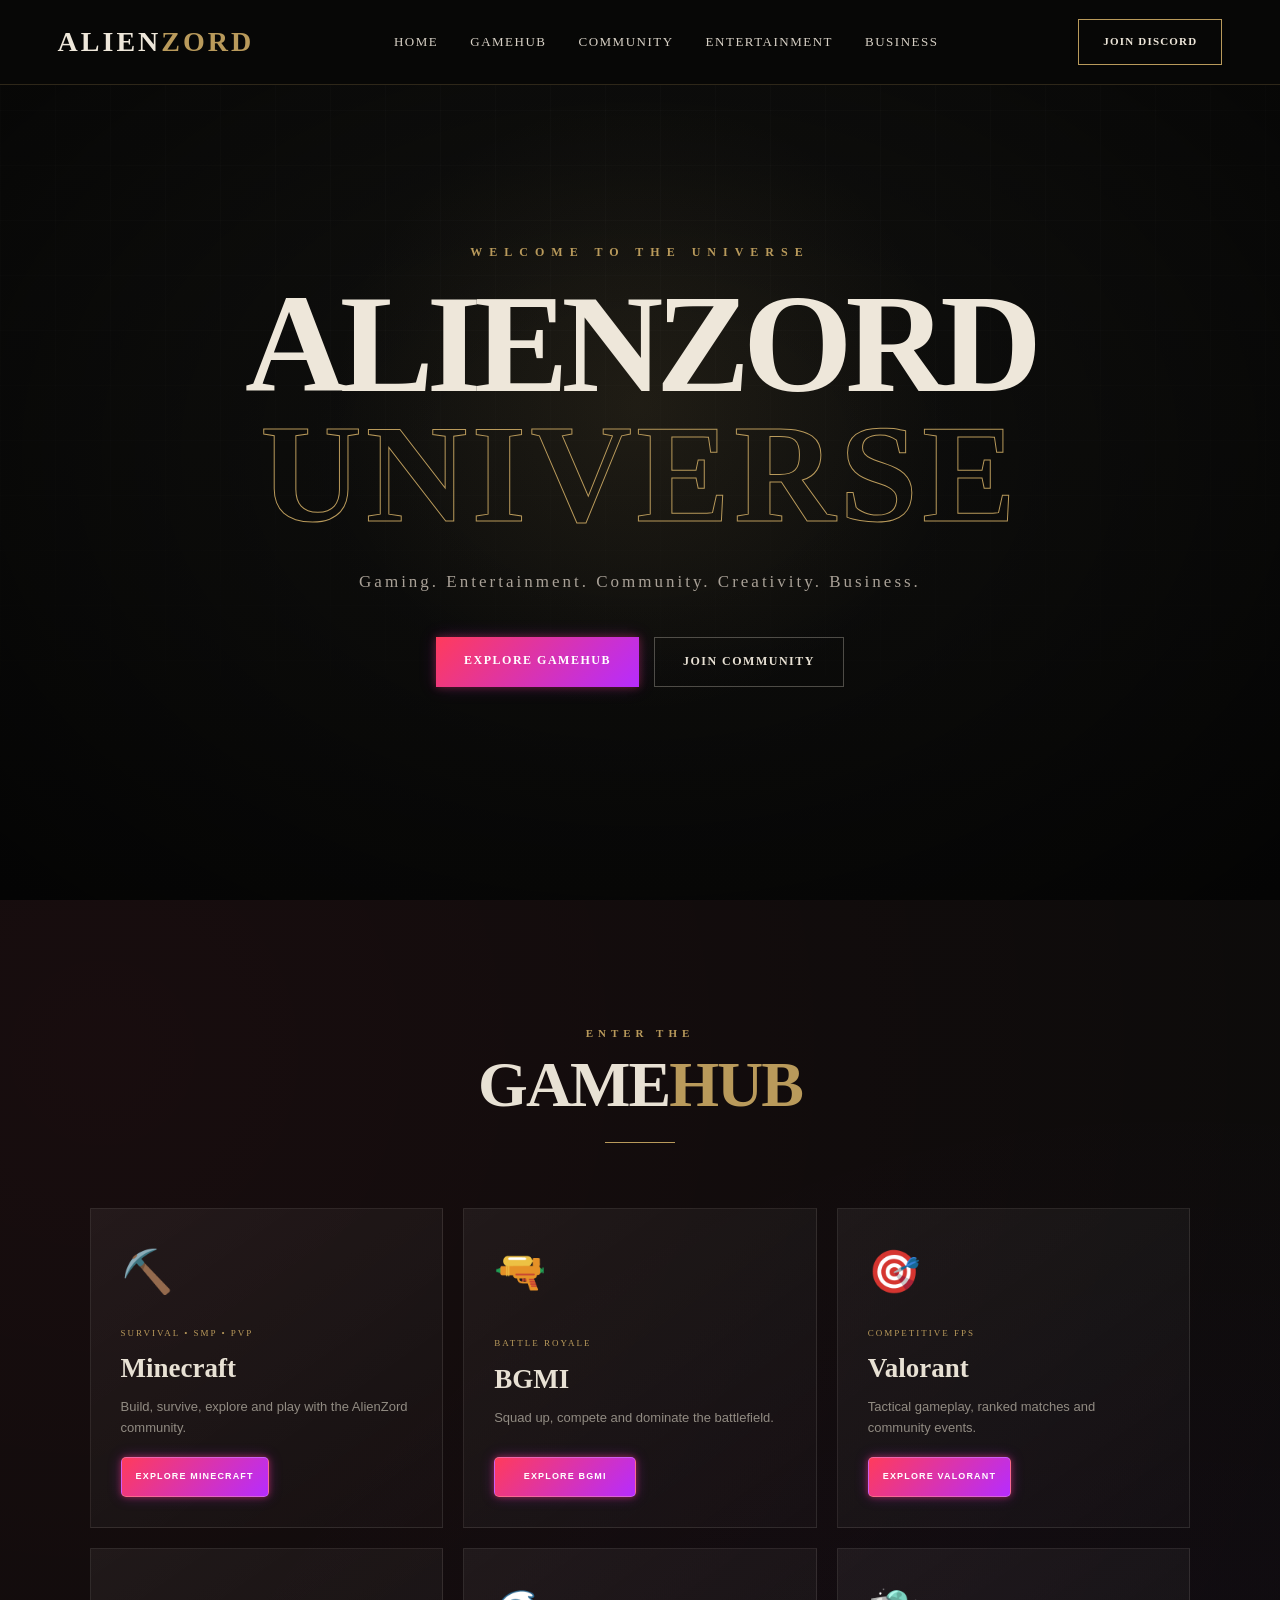
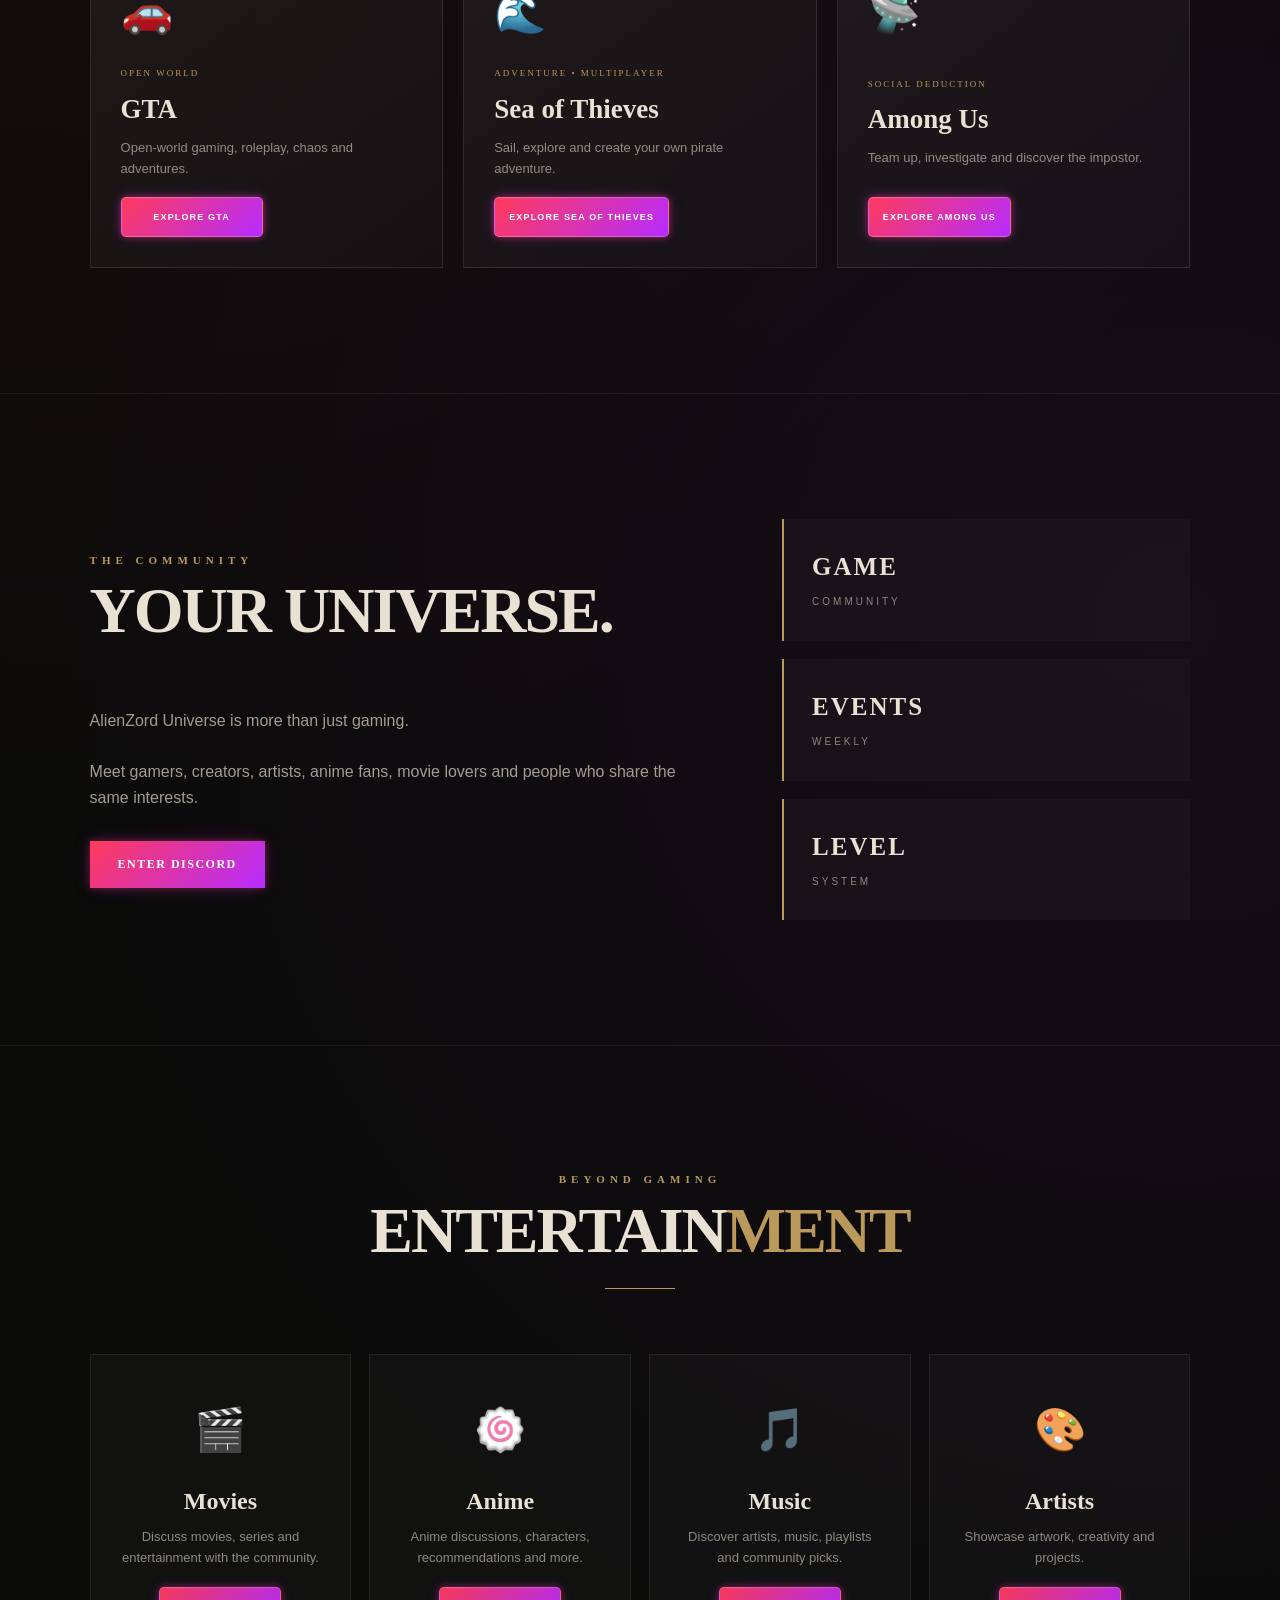
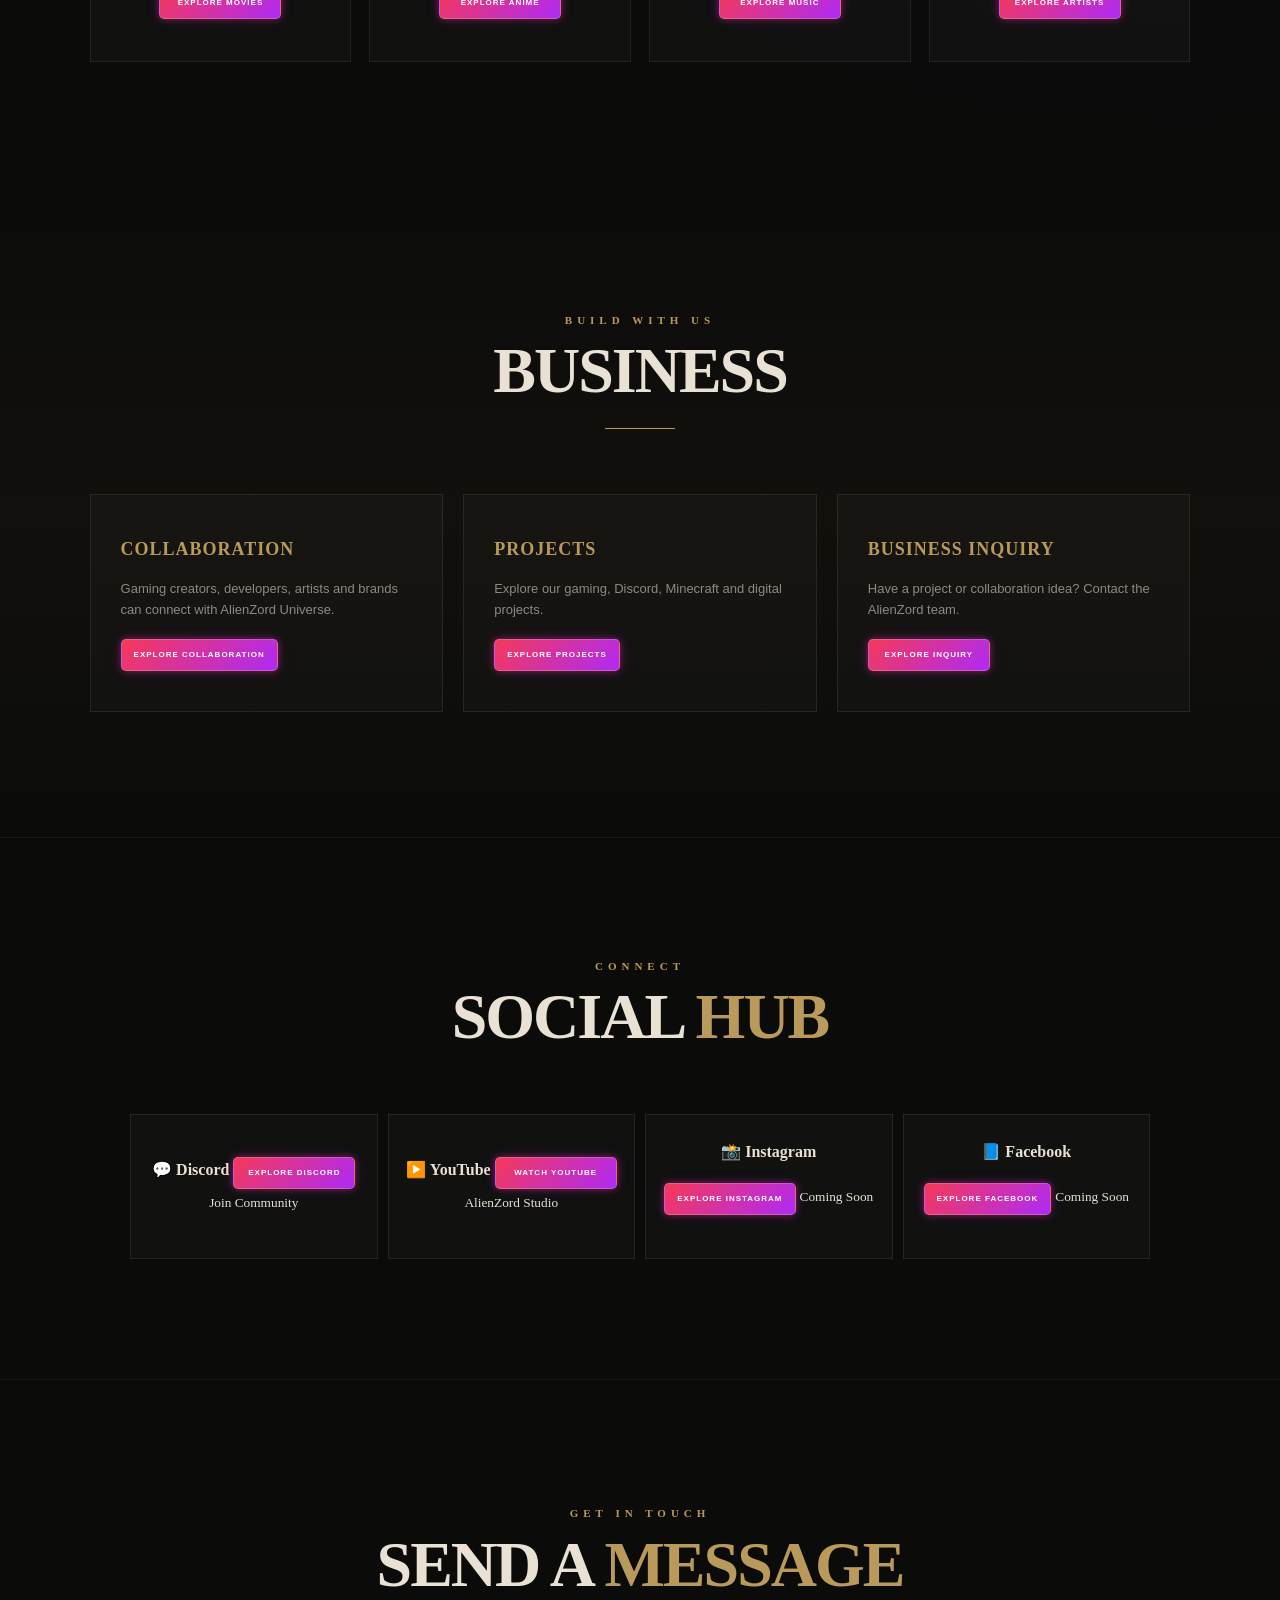
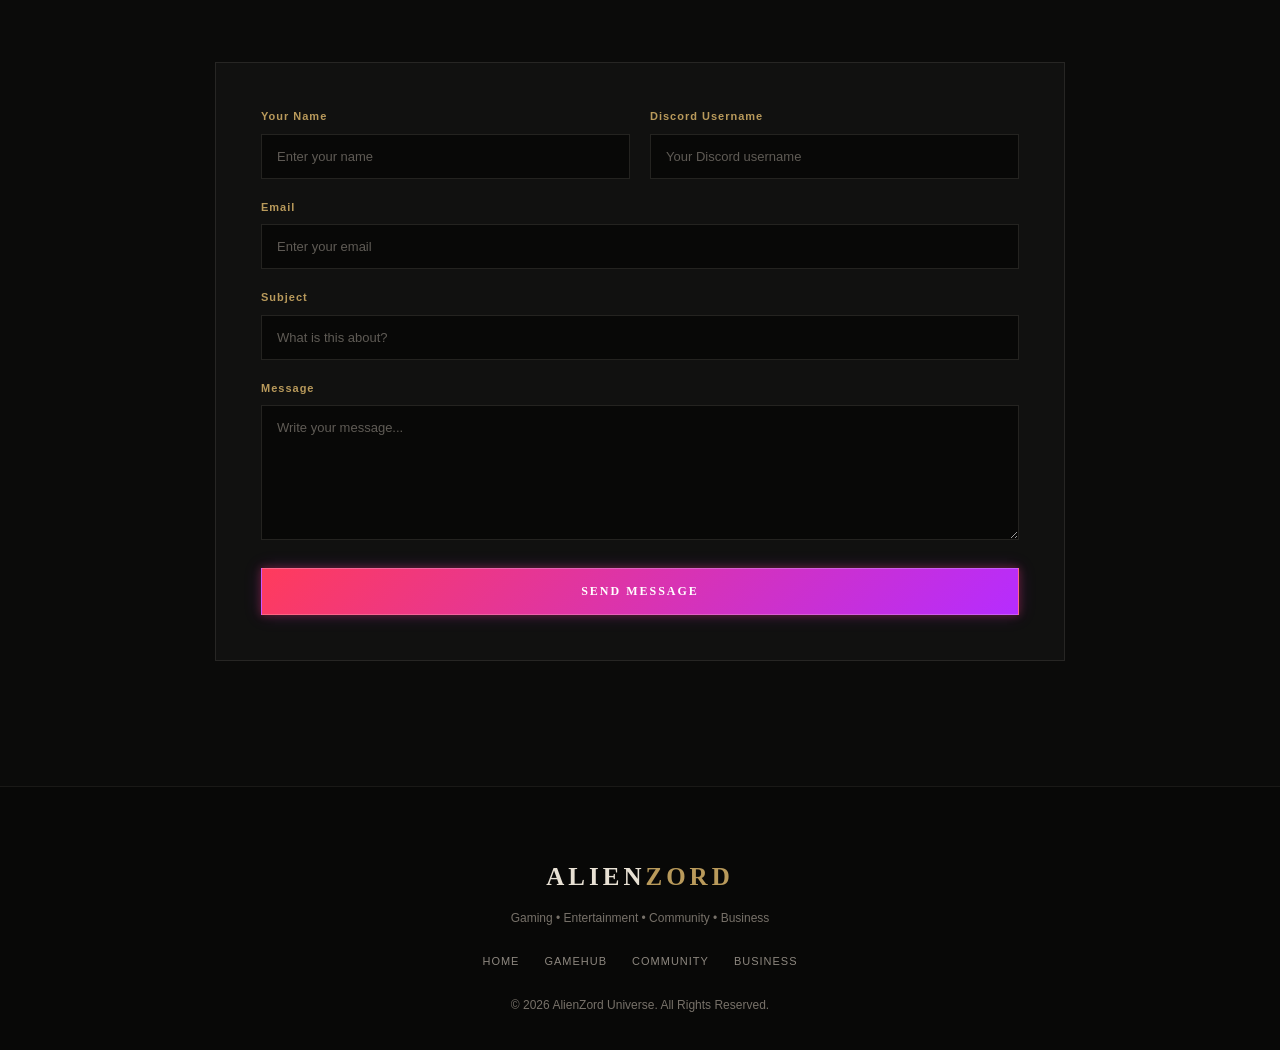
<file: index.html>
<!DOCTYPE html>
<html lang="en">

<head>

    <meta charset="UTF-8">

    <meta name="viewport" content="width=device-width, initial-scale=1.0">

    <title>AlienZord Universe | Gaming • Entertainment • Community</title>

    <meta name="description"
        content="AlienZord Universe — Gaming, entertainment, community and business hub.">

    <link rel="stylesheet" href="style.css">

</head>


<body>


    <!-- =========================
         NAVIGATION
    ========================== -->

    <header class="navbar">

        <div class="logo">
            ALIEN<span>ZORD</span>
        </div>


        <nav>

            <a href="#home">Home</a>

            <a href="#gamehub">GameHub</a>

            <a href="#community">Community</a>

            <a href="#entertainment">Entertainment</a>

            <a href="#business">Business</a>

        </nav>


        <a
            href="https://discord.gg/Jzn6PaJcd"
            class="discord-btn"
            target="_blank"
            rel="noopener noreferrer"
        >
            JOIN DISCORD
        </a>

    </header>



    <!-- =========================
         HERO
    ========================== -->

    <main>

        <section id="home" class="hero">

            <div class="hero-overlay"></div>


            <div class="hero-content">

                <p class="hero-small">
                    WELCOME TO THE UNIVERSE
                </p>


                <h1>

                    ALIENZORD

                    <span>UNIVERSE</span>

                </h1>


                <p class="hero-description">

                    Gaming. Entertainment. Community.
                    Creativity. Business.

                </p>


                <div class="hero-buttons">

                    <a
                        href="#gamehub"
                        class="primary-btn"
                    >
                        EXPLORE GAMEHUB
                    </a>


                    <a
                        href="https://discord.gg/Jzn6PaJcd"
                        class="secondary-btn"
                        target="_blank"
                        rel="noopener noreferrer"
                    >
                        JOIN COMMUNITY
                    </a>

                </div>

            </div>

        </section>



        <!-- =========================
             FEATURED GAMEHUB
        ========================== -->

        <section id="gamehub" class="section">

            <div class="section-heading">

                <p>ENTER THE</p>

                <h2>
                    GAME<span>HUB</span>
                </h2>

                <div class="section-line"></div>

            </div>


            <div class="game-grid">


                <!-- MINECRAFT -->

                <div
                    class="game-card"
                >

                    <div class="game-icon">
                        ⛏️
                    </div>

                    <div>

                        <span class="card-label">
                            SURVIVAL • SMP • PVP
                        </span>

                        <h3>
                            Minecraft
                        </h3>

                        <p>
                            Build, survive, explore and
                            play with the AlienZord community.
                        </p>

                    </div>

                <a
                    href="minecraft.html"
                    class="explore-btn"
                >
                    EXPLORE MINECRAFT
                </a>

                </div>



                <!-- BGMI -->

                <div
                    class="game-card"
                >

                    <div class="game-icon">
                        🔫
                    </div>

                    <div>

                        <span class="card-label">
                            BATTLE ROYALE
                        </span>

                        <h3>
                            BGMI
                        </h3>

                        <p>
                            Squad up, compete and dominate
                            the battlefield.
                        </p>

                    </div>

                <a
                    href="bgmi.html"
                    class="explore-btn"
                >
                    EXPLORE BGMI
                </a>

                </div>



                <!-- VALORANT -->

                <div
                    class="game-card"
                >

                    <div class="game-icon">
                        🎯
                    </div>

                    <div>

                        <span class="card-label">
                            COMPETITIVE FPS
                        </span>

                        <h3>
                            Valorant
                        </h3>

                        <p>
                            Tactical gameplay, ranked matches
                            and community events.
                        </p>

                    </div>

                <a
                    href="valorant.html"
                    class="explore-btn"
                >
                    EXPLORE VALORANT
                </a>

                </div>



                <!-- GTA -->

                <div
                    class="game-card"
                >

                    <div class="game-icon">
                        🚗
                    </div>

                    <div>

                        <span class="card-label">
                            OPEN WORLD
                        </span>

                        <h3>
                            GTA
                        </h3>

                        <p>
                            Open-world gaming, roleplay,
                            chaos and adventures.
                        </p>

                    </div>

                <a
                    href="gta.html"
                    class="explore-btn"
                >
                    EXPLORE GTA
                </a>

                </div>



                <!-- SEA OF THIEVES -->

                <div
                    class="game-card"
                >

                    <div class="game-icon">
                        🌊
                    </div>

                    <div>

                        <span class="card-label">
                            ADVENTURE • MULTIPLAYER
                        </span>

                        <h3>
                            Sea of Thieves
                        </h3>

                        <p>
                            Sail, explore and create your
                            own pirate adventure.
                        </p>

                    </div>

                <a
                    href="sea-of-thieves.html"
                    class="explore-btn"
                >
                    EXPLORE SEA OF THIEVES
                </a>

                </div>



                <!-- AMONG US -->

                <div
                    class="game-card"
                >

                    <div class="game-icon">
                        🛸
                    </div>

                    <div>

                        <span class="card-label">
                            SOCIAL DEDUCTION
                        </span>

                        <h3>
                            Among Us
                        </h3>

                        <p>
                            Team up, investigate and discover
                            the impostor.
                        </p>

                    </div>

                <a
                    href="among-us.html"
                    class="explore-btn"
                >
                    EXPLORE AMONG US
                </a>

                </div>

            </div>

        </section>



        <!-- =========================
             COMMUNITY
        ========================== -->

        <section id="community" class="section community-section">

            <div class="community-content">

                <div class="section-heading left">

                    <p>THE COMMUNITY</p>

                    <h2>
                        YOUR UNIVERSE.
                    </h2>

                </div>


                <p class="large-text">

                    AlienZord Universe is more than
                    just gaming.

                    <br><br>

                    Meet gamers, creators, artists,
                    anime fans, movie lovers and
                    people who share the same interests.

                </p>


                <a
                    href="https://discord.gg/Jzn6PaJcd"
                    class="primary-btn"
                    target="_blank"
                    rel="noopener noreferrer"
                >
                    ENTER DISCORD
                </a>

            </div>


            <div class="community-stats">

                <div class="stat">

                    <strong>
                        GAME
                    </strong>

                    <span>
                        COMMUNITY
                    </span>

                </div>


                <div class="stat">

                    <strong>
                        EVENTS
                    </strong>

                    <span>
                        WEEKLY
                    </span>

                </div>


                <div class="stat">

                    <strong>
                        LEVEL
                    </strong>

                    <span>
                        SYSTEM
                    </span>

                </div>

            </div>

        </section>



        <!-- =========================
             ENTERTAINMENT
        ========================== -->

        <section
            id="entertainment"
            class="section"
        >

            <div class="section-heading">

                <p>BEYOND GAMING</p>

                <h2>
                    ENTERTAIN<span>MENT</span>
                </h2>

                <div class="section-line"></div>

            </div>


            <div class="entertainment-grid">


                <div class="ent-card">

                    <div class="ent-icon">
                        🎬
                    </div>

                    <h3>
                        Movies
                    </h3>

                    <p>
                        Discuss movies, series and
                        entertainment with the community.
                    </p>

                <span class="card-explore">EXPLORE MOVIES</span>

                </div>



                <div class="ent-card">

                    <div class="ent-icon">
                        🍥
                    </div>

                    <h3>
                        Anime
                    </h3>

                    <p>
                        Anime discussions, characters,
                        recommendations and more.
                    </p>

                <span class="card-explore">EXPLORE ANIME</span>

                </div>



                <div class="ent-card">

                    <div class="ent-icon">
                        🎵
                    </div>

                    <h3>
                        Music
                    </h3>

                    <p>
                        Discover artists, music,
                        playlists and community picks.
                    </p>

                <span class="card-explore">EXPLORE MUSIC</span>

                </div>



                <div class="ent-card">

                    <div class="ent-icon">
                        🎨
                    </div>

                    <h3>
                        Artists
                    </h3>

                    <p>
                        Showcase artwork, creativity
                        and projects.
                    </p>

                <span class="card-explore">EXPLORE ARTISTS</span>

                </div>

            </div>

        </section>



        <!-- =========================
             BUSINESS
        ========================== -->

        <section
            id="business"
            class="section business-section"
        >

            <div class="section-heading">

                <p>BUILD WITH US</p>

                <h2>
                    BUSINESS
                </h2>

                <div class="section-line"></div>

            </div>


            <div class="business-grid">


                <div class="business-card">

                    <h3>
                        COLLABORATION
                    </h3>

                    <p>
                        Gaming creators, developers,
                        artists and brands can connect
                        with AlienZord Universe.
                    </p>

                <span class="card-explore">EXPLORE COLLABORATION</span>

                </div>



                <div class="business-card">

                    <h3>
                        PROJECTS
                    </h3>

                    <p>
                        Explore our gaming, Discord,
                        Minecraft and digital projects.
                    </p>

                <span class="card-explore">EXPLORE PROJECTS</span>

                </div>



                <div class="business-card">

                    <h3>
                        BUSINESS INQUIRY
                    </h3>

                    <p>
                        Have a project or collaboration
                        idea? Contact the AlienZord team.
                    </p>

                <span class="card-explore">EXPLORE INQUIRY</span>

                </div>

            </div>

        </section>



        <!-- =========================
             SOCIAL HUB
        ========================== -->

        <section class="social-section">

            <div class="section-heading">

                <p>CONNECT</p>

                <h2>
                    SOCIAL <span>HUB</span>
                </h2>

            </div>


            <div class="social-grid">


                <a
                    href="https://discord.gg/Jzn6PaJcd"
                    class="social-card"
                    target="_blank"
                    rel="noopener noreferrer"
                >

                    <span>
                        💬
                    </span>

                    <strong>
                        Discord
                    </strong>

                    <span class="card-explore">EXPLORE DISCORD</span>

                    <small>
                        Join Community
                    </small>

                </a>



                <a
                    href="https://youtube.com/@alienzostudio775"
                    class="social-card"
                    target="_blank"
                    rel="noopener noreferrer"
                >

                    <span>
                        ▶️
                    </span>

                    <strong>
                        YouTube
                    </strong>

                    <span class="card-explore">WATCH YOUTUBE</span>

                    <small>
                        AlienZord Studio
                    </small>

                </a>



                <a
                    href="#"
                    class="social-card"
                >

                    <span>
                        📸
                    </span>

                    <strong>
                        Instagram
                    </strong>

                    <span class="card-explore">EXPLORE INSTAGRAM</span>

                    <small>
                        Coming Soon
                    </small>

                </a>



                <a
                    href="#"
                    class="social-card"
                >

                    <span>
                        📘
                    </span>

                    <strong>
                        Facebook
                    </strong>

                    <span class="card-explore">EXPLORE FACEBOOK</span>

                    <small>
                        Coming Soon
                    </small>

                </a>

            </div>

        </section>



        <!-- =========================
             MESSAGE
        ========================== -->

        <section
            id="message"
            class="section message-section"
        >

            <div class="section-heading">

                <p>GET IN TOUCH</p>

                <h2>
                    SEND A <span>MESSAGE</span>
                </h2>

            </div>


            <div class="message-box">

                <form>

                    <div class="input-row">

                        <div class="input-group">

                            <label>
                                Your Name
                            </label>

                            <input
                                type="text"
                                placeholder="Enter your name"
                                required
                            >

                        </div>


                        <div class="input-group">

                            <label>
                                Discord Username
                            </label>

                            <input
                                type="text"
                                placeholder="Your Discord username"
                            >

                        </div>

                    </div>


                    <div class="input-group">

                        <label>
                            Email
                        </label>

                        <input
                            type="email"
                            placeholder="Enter your email"
                            required
                        >

                    </div>


                    <div class="input-group">

                        <label>
                            Subject
                        </label>

                        <input
                            type="text"
                            placeholder="What is this about?"
                            required
                        >

                    </div>


                    <div class="input-group">

                        <label>
                            Message
                        </label>

                        <textarea
                            rows="7"
                            placeholder="Write your message..."
                            required
                        ></textarea>

                    </div>


                    <button
                        type="submit"
                        class="message-btn"
                    >
                        SEND MESSAGE
                    </button>

                </form>

            </div>

        </section>

    </main>



    <!-- =========================
         FOOTER
    ========================== -->

    <footer>

        <div class="footer-logo">
            ALIEN<span>ZORD</span>
        </div>


        <p>
            Gaming • Entertainment • Community • Business
        </p>


        <div class="footer-links">

            <a href="#home">
                Home
            </a>

            <a href="#gamehub">
                GameHub
            </a>

            <a href="#community">
                Community
            </a>

            <a href="#business">
                Business
            </a>

        </div>


        <p class="copyright">

            © 2026 AlienZord Universe.
            All Rights Reserved.

        </p>

    </footer>


</body>

</html>
</file>
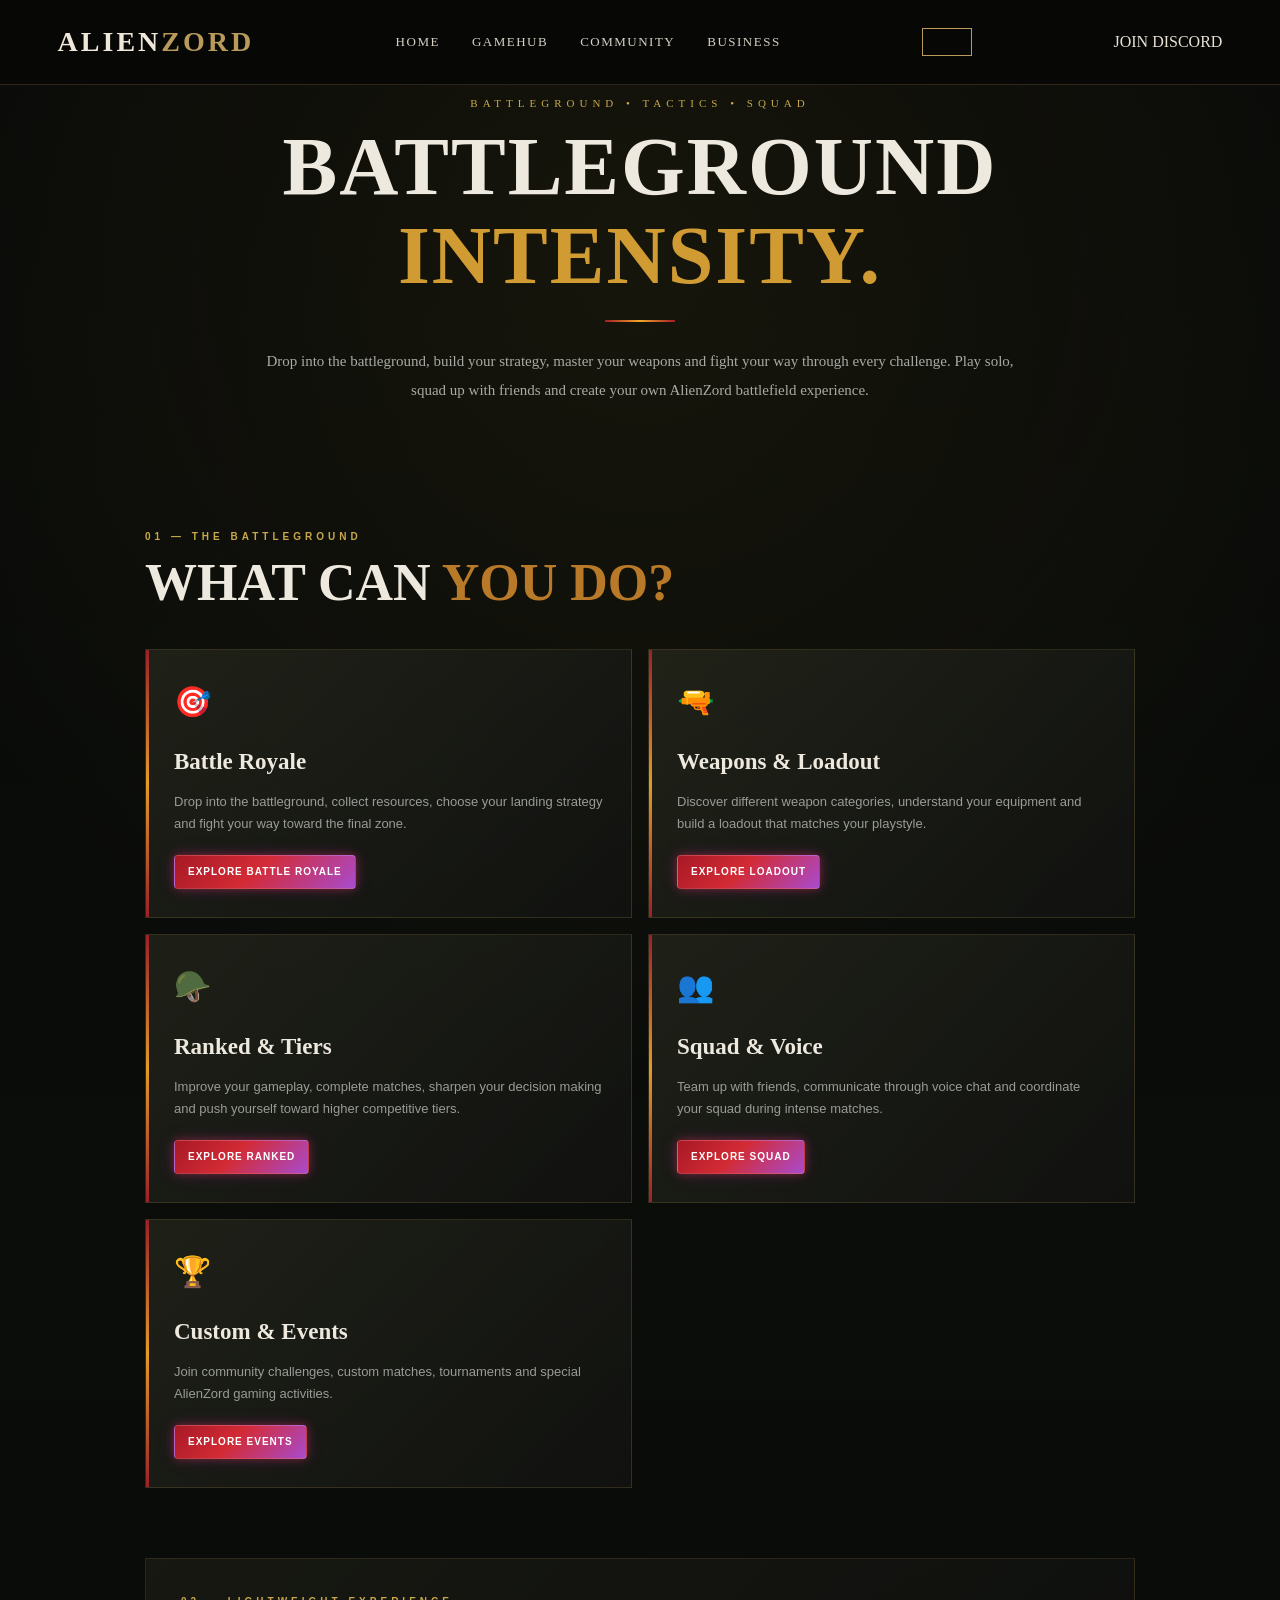
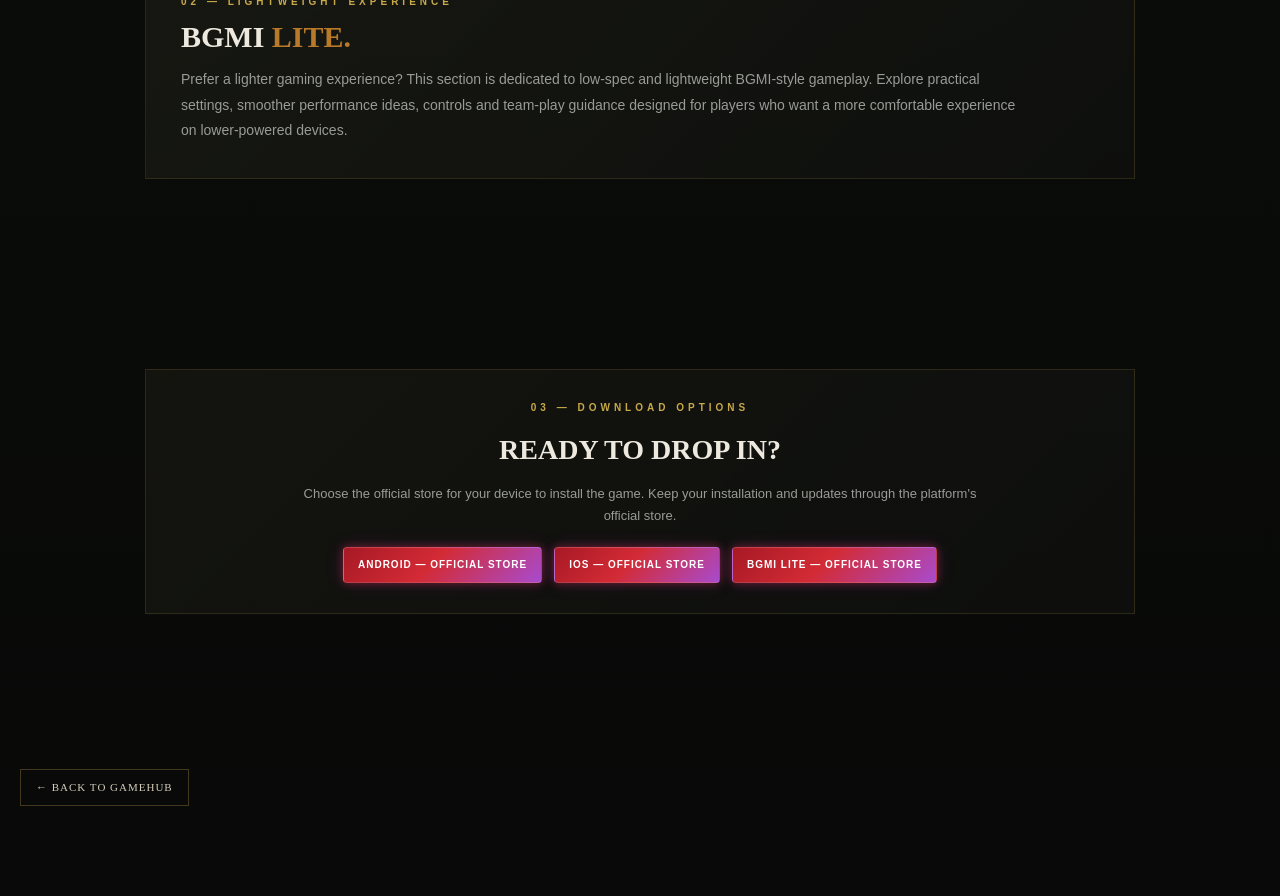
<file: bgmi.html>
<!DOCTYPE html>
<html lang="en">
<head>
    <meta charset="UTF-8">
    <meta name="viewport" content="width=device-width, initial-scale=1.0">

    <title>BGMI | AlienZord GameHub</title>

    <link rel="stylesheet" href="style.css">

    <style>

        /* =========================================
           BGMI PAGE
        ========================================= */

        .bgmi-page {
            background:
                radial-gradient(circle at 50% 10%, rgba(120, 105, 35, 0.12), transparent 35%),
                linear-gradient(180deg, #080908 0%, #0b0d0a 50%, #080908 100%);
            min-height: 100vh;
        }

        /* HERO */

        .bgmi-hero {
            max-width: 1050px;
            margin: 0 auto;
            padding: 95px 30px 70px;
            text-align: center;
        }

        .bgmi-label {
            font-size: 11px;
            letter-spacing: 5px;
            color: #c7a94b;
            margin-bottom: 15px;
            text-transform: uppercase;
        }

        .bgmi-hero h1 {
            margin: 0;
            font-family: Georgia, serif;
            font-size: clamp(45px, 7vw, 82px);
            letter-spacing: 2px;
            color: #eee9df;
        }

        .bgmi-hero h1 span {
            color: #d09b32;
        }

        .bgmi-line {
            width: 70px;
            height: 2px;
            margin: 25px auto;
            background: linear-gradient(
                90deg,
                #a51d24,
                #f0a62b,
                #a51d24
            );
        }

        .bgmi-intro {
            max-width: 760px;
            margin: 0 auto;
            color: #a9aaa5;
            font-size: 15px;
            line-height: 1.9;
        }


        /* EXPERIENCE */

        .bgmi-section {
            max-width: 1050px;
            margin: 0 auto;
            padding: 55px 30px 90px;
        }

        .bgmi-section-label {
            color: #c7a94b;
            font-size: 10px;
            letter-spacing: 4px;
            margin-bottom: 12px;
        }

        .bgmi-section h2 {
            font-family: Georgia, serif;
            font-size: clamp(32px, 5vw, 52px);
            color: #eee9df;
            margin: 0 0 40px;
        }

        .bgmi-section h2 span {
            color: #b87929;
        }


        /* FIVE CARDS */

        .bgmi-grid {
            display: grid;
            grid-template-columns: repeat(2, 1fr);
            gap: 16px;
        }

        .bgmi-card {
            position: relative;
            padding: 28px;
            min-height: 185px;

            background:
                linear-gradient(
                    135deg,
                    rgba(46, 48, 35, 0.55),
                    rgba(17, 18, 16, 0.95)
                );

            border: 1px solid rgba(190, 160, 75, 0.16);

            transition: 0.3s ease;

            box-sizing: border-box;
            overflow: hidden;
        }

        .bgmi-card::before {
            content: "";
            position: absolute;
            top: 0;
            left: 0;
            width: 3px;
            height: 100%;

            background: linear-gradient(
                180deg,
                #9e2028,
                #e49a27,
                #9e2028
            );
        }

        .bgmi-card:hover {
            transform: translateY(-5px);

            border-color: rgba(220, 155, 45, 0.45);

            box-shadow:
                0 10px 35px rgba(0, 0, 0, 0.5),
                0 0 20px rgba(177, 105, 25, 0.12);
        }

        .bgmi-icon {
            font-size: 30px;
            margin-bottom: 18px;
        }

        .bgmi-card h3 {
            font-family: Georgia, serif;
            font-size: 23px;
            color: #eee9df;
            margin: 0 0 10px;
        }

        .bgmi-card p {
            color: #999b96;
            font-size: 13px;
            line-height: 1.7;
            margin: 0 0 20px;
            max-width: 480px;
        }


        /* GLOW BUTTON */

        .bgmi-explore {
            display: inline-block;

            padding: 8px 13px;

            font-family: Arial, sans-serif;
            font-size: 10px;
            font-weight: 800;

            letter-spacing: 1px;
            text-decoration: none;
            text-transform: uppercase;

            color: #ffffff;

            background:
                linear-gradient(
                    135deg,
                    #a71925,
                    #d32b35 45%,
                    #a84bce
                );

            border: 1px solid rgba(255,255,255,0.15);

            border-radius: 4px;

            box-shadow:
                0 0 8px rgba(214, 45, 72, 0.45),
                0 0 18px rgba(159, 49, 190, 0.20);

            transition: 0.25s ease;
        }

        .bgmi-explore:hover {
            transform: translateY(-2px);

            box-shadow:
                0 0 12px rgba(231, 48, 66, 0.7),
                0 0 25px rgba(177, 54, 215, 0.4);

            filter: brightness(1.15);
        }



        /* DOWNLOAD PANEL */
        .bgmi-downloads { margin-top:45px; padding:30px; border:1px solid rgba(199,169,75,.16); background:linear-gradient(135deg,rgba(40,38,27,.34),rgba(15,16,14,.82)); text-align:center; }
        .bgmi-downloads h3 { margin:0 0 10px; font-family:Georgia,serif; font-size:28px; color:#eee9df; }
        .bgmi-downloads p { margin:0 auto 20px; max-width:700px; color:#999b96; font-size:13px; line-height:1.7; }
        .bgmi-download-buttons { display:flex; justify-content:center; flex-wrap:wrap; gap:12px; }
        .bgmi-download-btn { display:inline-block; padding:9px 14px; border:1px solid rgba(255,255,255,.15); border-radius:4px; color:#fff; background:linear-gradient(135deg,#a71925,#d32b35 45%,#a84bce); box-shadow:0 0 8px rgba(214,45,72,.45),0 0 18px rgba(159,49,190,.20); font-family:Arial,sans-serif; font-size:10px; font-weight:800; letter-spacing:1px; text-decoration:none; text-transform:uppercase; transition:.25s ease; cursor:default; }
        .bgmi-download-btn:hover { transform:translateY(-2px); filter:brightness(1.15); }
        @media (max-width:700px) { .bgmi-downloads{padding:25px 20px}.bgmi-download-buttons{flex-direction:column;align-items:center} }

        /* BGMI LITE / LOW SPEC */

        .bgmi-lite {
            margin-top: 70px;

            padding: 35px;

            border: 1px solid rgba(199, 169, 75, 0.15);

            background:
                linear-gradient(
                    135deg,
                    rgba(55, 54, 39, 0.28),
                    rgba(15, 16, 14, 0.8)
                );
        }

        .bgmi-lite h2 {
            margin-bottom: 15px;
            font-size: 30px;
        }

        .bgmi-lite p {
            color: #999b96;
            line-height: 1.8;
            font-size: 14px;
            max-width: 850px;
        }


        /* FOOTER ACTIONS */

        .bgmi-actions {
            text-align: center;
            padding: 30px 20px 90px;
        }

        .bgmi-back {
            display: inline-block;

            padding: 9px 15px;

            color: #d6cdbd;
            text-decoration: none;

            border: 1px solid rgba(199,169,75,0.3);

            font-size: 11px;
            letter-spacing: 1px;

            transition: 0.25s ease;
        }

        .bgmi-back:hover {
            background: rgba(199,169,75,0.08);
            border-color: #c7a94b;
        }


        /* MOBILE */

        @media (max-width: 700px) {

            .bgmi-hero {
                padding: 70px 20px 55px;
            }

            .bgmi-section {
                padding: 40px 20px 70px;
            }

            .bgmi-grid {
                grid-template-columns: 1fr;
            }

            .bgmi-card {
                min-height: auto;
                padding: 24px;
            }

            .bgmi-lite {
                padding: 25px;
            }

            .bgmi-explore {
                font-size: 9px;
                padding: 8px 11px;
            }
        }

    </style>
</head>

<body>

<div class="bgmi-page">

    <!-- =====================================================
         HEADER
    ====================================================== -->

    <header class="navbar">

        <div class="logo">

            ALIEN<span>ZORD</span>

        </div>


        <nav>

            <a href="index.html">
                HOME
            </a>

            <a href="gamehub.html">
                GAMEHUB
            </a>

            <a href="community.html">
                COMMUNITY
            </a>

            <a href="business.html">
                BUSINESS
            </a>

        </nav>


        <a
            href="https://discord.gg/Jzn6PaJcd"
            class="discord-btn"
            target="_blank"
            rel="noopener noreferrer"
        >

            <a href="#" class="join-discord">
                JOIN DISCORD
            </a>

        </nav>

    </header>


    <!-- HERO -->

    <section class="bgmi-hero">

        <div class="bgmi-label">
            BATTLEGROUND • TACTICS • SQUAD
        </div>

        <h1>
            BATTLEGROUND <span>INTENSITY.</span>
        </h1>

        <div class="bgmi-line"></div>

        <p class="bgmi-intro">
            Drop into the battleground, build your strategy,
            master your weapons and fight your way through
            every challenge. Play solo, squad up with friends
            and create your own AlienZord battlefield experience.
        </p>

    </section>


    <!-- WHAT CAN YOU DO -->

    <section class="bgmi-section">

        <div class="bgmi-section-label">
            01 — THE BATTLEGROUND
        </div>

        <h2>
            WHAT CAN <span>YOU DO?</span>
        </h2>


        <div class="bgmi-grid">


            <!-- BATTLE ROYALE -->

            <div class="bgmi-card">

                <div class="bgmi-icon">🎯</div>

                <h3>
                    Battle Royale
                </h3>

                <p>
                    Drop into the battleground, collect resources,
                    choose your landing strategy and fight your way
                    toward the final zone.
                </p>

                <a
                    href="bgmi-battle-royale.html"
                    class="bgmi-explore"
                >
                    Explore Battle Royale
                </a>

            </div>


            <!-- WEAPONS -->

            <div class="bgmi-card">

                <div class="bgmi-icon">🔫</div>

                <h3>
                    Weapons & Loadout
                </h3>

                <p>
                    Discover different weapon categories,
                    understand your equipment and build a loadout
                    that matches your playstyle.
                </p>

                <a
                    href="bgmi-weapons.html"
                    class="bgmi-explore"
                >
                    Explore Loadout
                </a>

            </div>


            <!-- RANKED -->

            <div class="bgmi-card">

                <div class="bgmi-icon">🪖</div>

                <h3>
                    Ranked & Tiers
                </h3>

                <p>
                    Improve your gameplay, complete matches,
                    sharpen your decision making and push yourself
                    toward higher competitive tiers.
                </p>

                <a
                    href="bgmi-ranked.html"
                    class="bgmi-explore"
                >
                    Explore Ranked
                </a>

            </div>


            <!-- SQUAD -->

            <div class="bgmi-card">

                <div class="bgmi-icon">👥</div>

                <h3>
                    Squad & Voice
                </h3>

                <p>
                    Team up with friends, communicate through
                    voice chat and coordinate your squad during
                    intense matches.
                </p>

                <a
                    href="bgmi-squad.html"
                    class="bgmi-explore"
                >
                    Explore Squad
                </a>

            </div>


            <!-- EVENTS -->

            <div class="bgmi-card">

                <div class="bgmi-icon">🏆</div>

                <h3>
                    Custom & Events
                </h3>

                <p>
                    Join community challenges, custom matches,
                    tournaments and special AlienZord gaming
                    activities.
                </p>

                <a
                    href="bgmi-events.html"
                    class="bgmi-explore"
                >
                    Explore Events
                </a>

            </div>


        </div>


        <!-- BGMI LITE -->

        <div class="bgmi-lite">

            <div class="bgmi-section-label">
                02 — LIGHTWEIGHT EXPERIENCE
            </div>

            <h2>
                BGMI <span>LITE.</span>
            </h2>

            <p>
                Prefer a lighter gaming experience? This section
                is dedicated to low-spec and lightweight BGMI-style
                gameplay. Explore practical settings, smoother
                performance ideas, controls and team-play guidance
                designed for players who want a more comfortable
                experience on lower-powered devices.
            </p>

        </div>

    </section>



        <!-- DOWNLOAD OPTIONS -->
        <section class="bgmi-section">
            <div class="bgmi-downloads">
                <div class="bgmi-section-label">03 — DOWNLOAD OPTIONS</div>
                <h3>READY TO DROP IN?</h3>
                <p>Choose the official store for your device to install the game. Keep your installation and updates through the platform's official store.</p>
                <div class="bgmi-download-buttons">
                    <span class="bgmi-download-btn">ANDROID — OFFICIAL STORE</span>
                    <span class="bgmi-download-btn">iOS — OFFICIAL STORE</span>
                    <span class="bgmi-download-btn">BGMI LITE — OFFICIAL STORE</span>
                </div>
            </div>
        </section>

    <!-- BACK -->

    <div class="bgmi-actions">

        <a href="gamehub.html" class="bgmi-back">
            ← BACK TO GAMEHUB
        </a>

    </div>

</div>

</body>
</html>
</file>
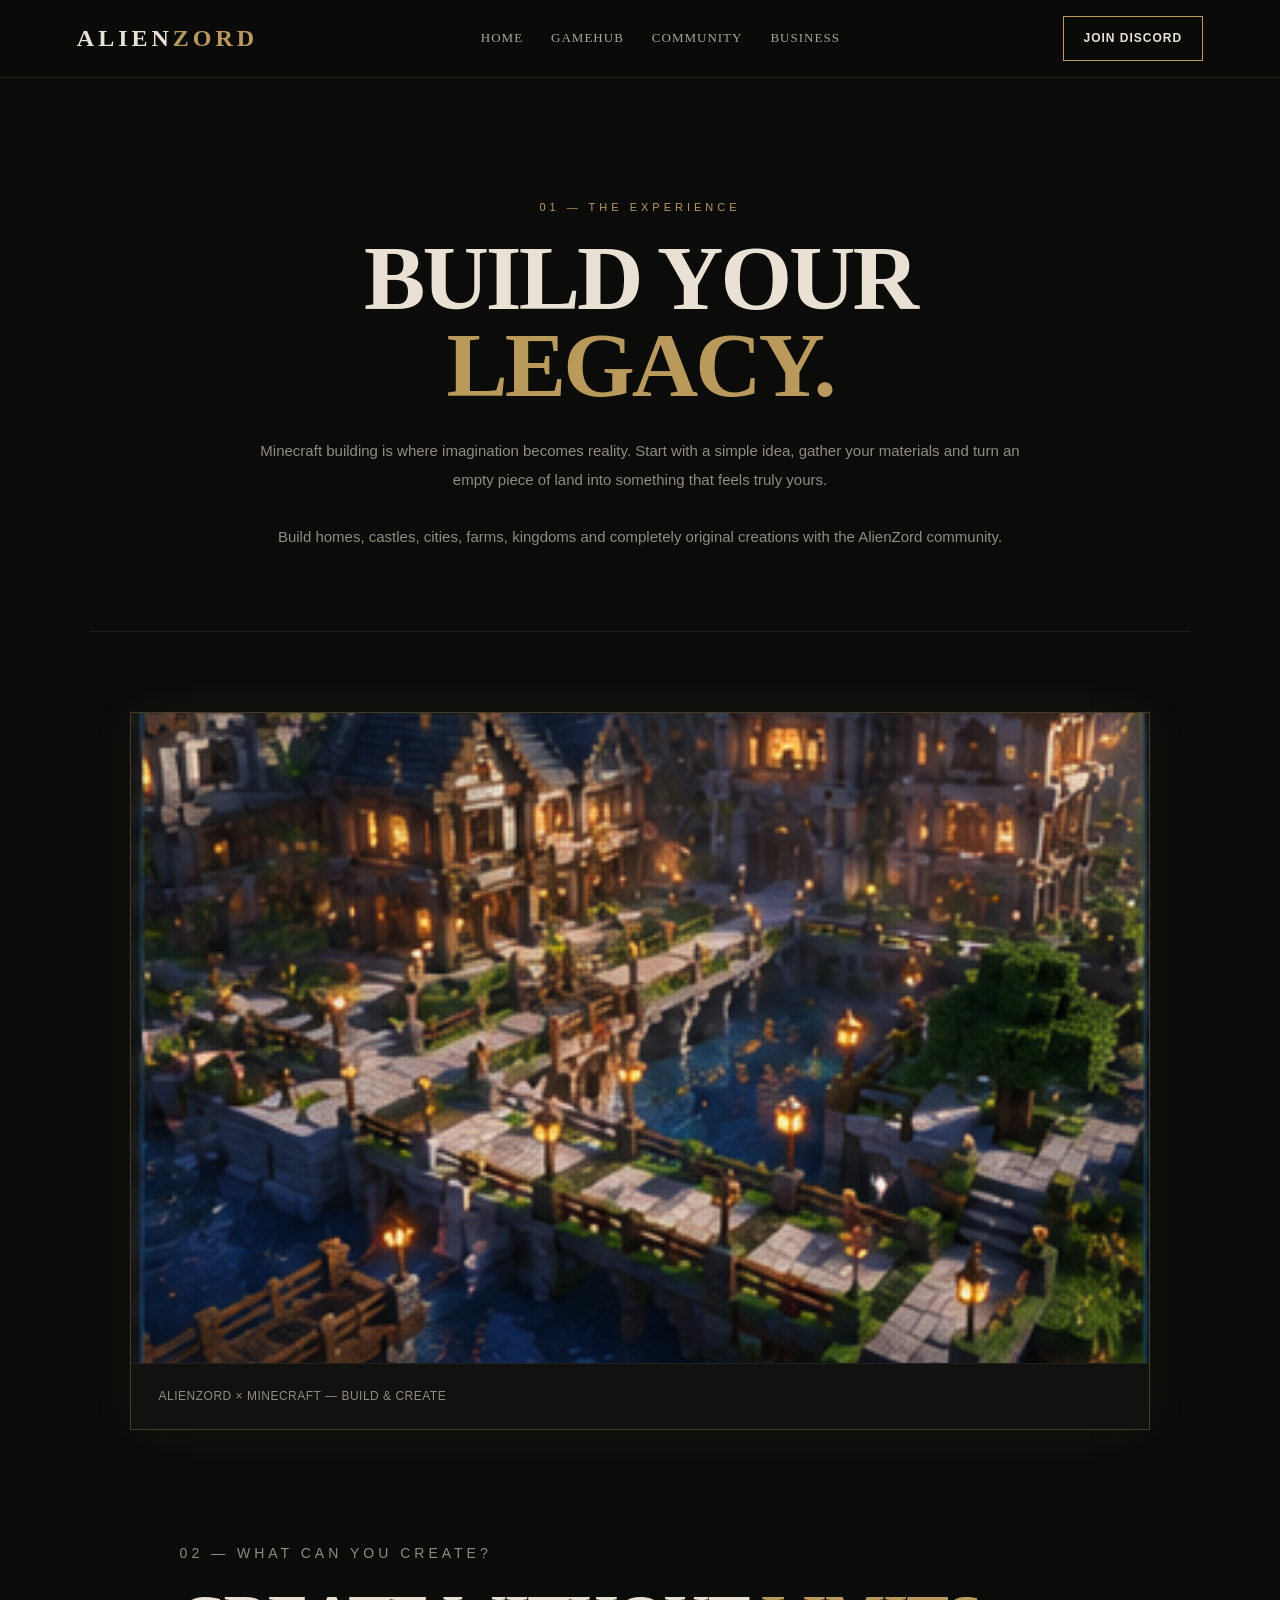
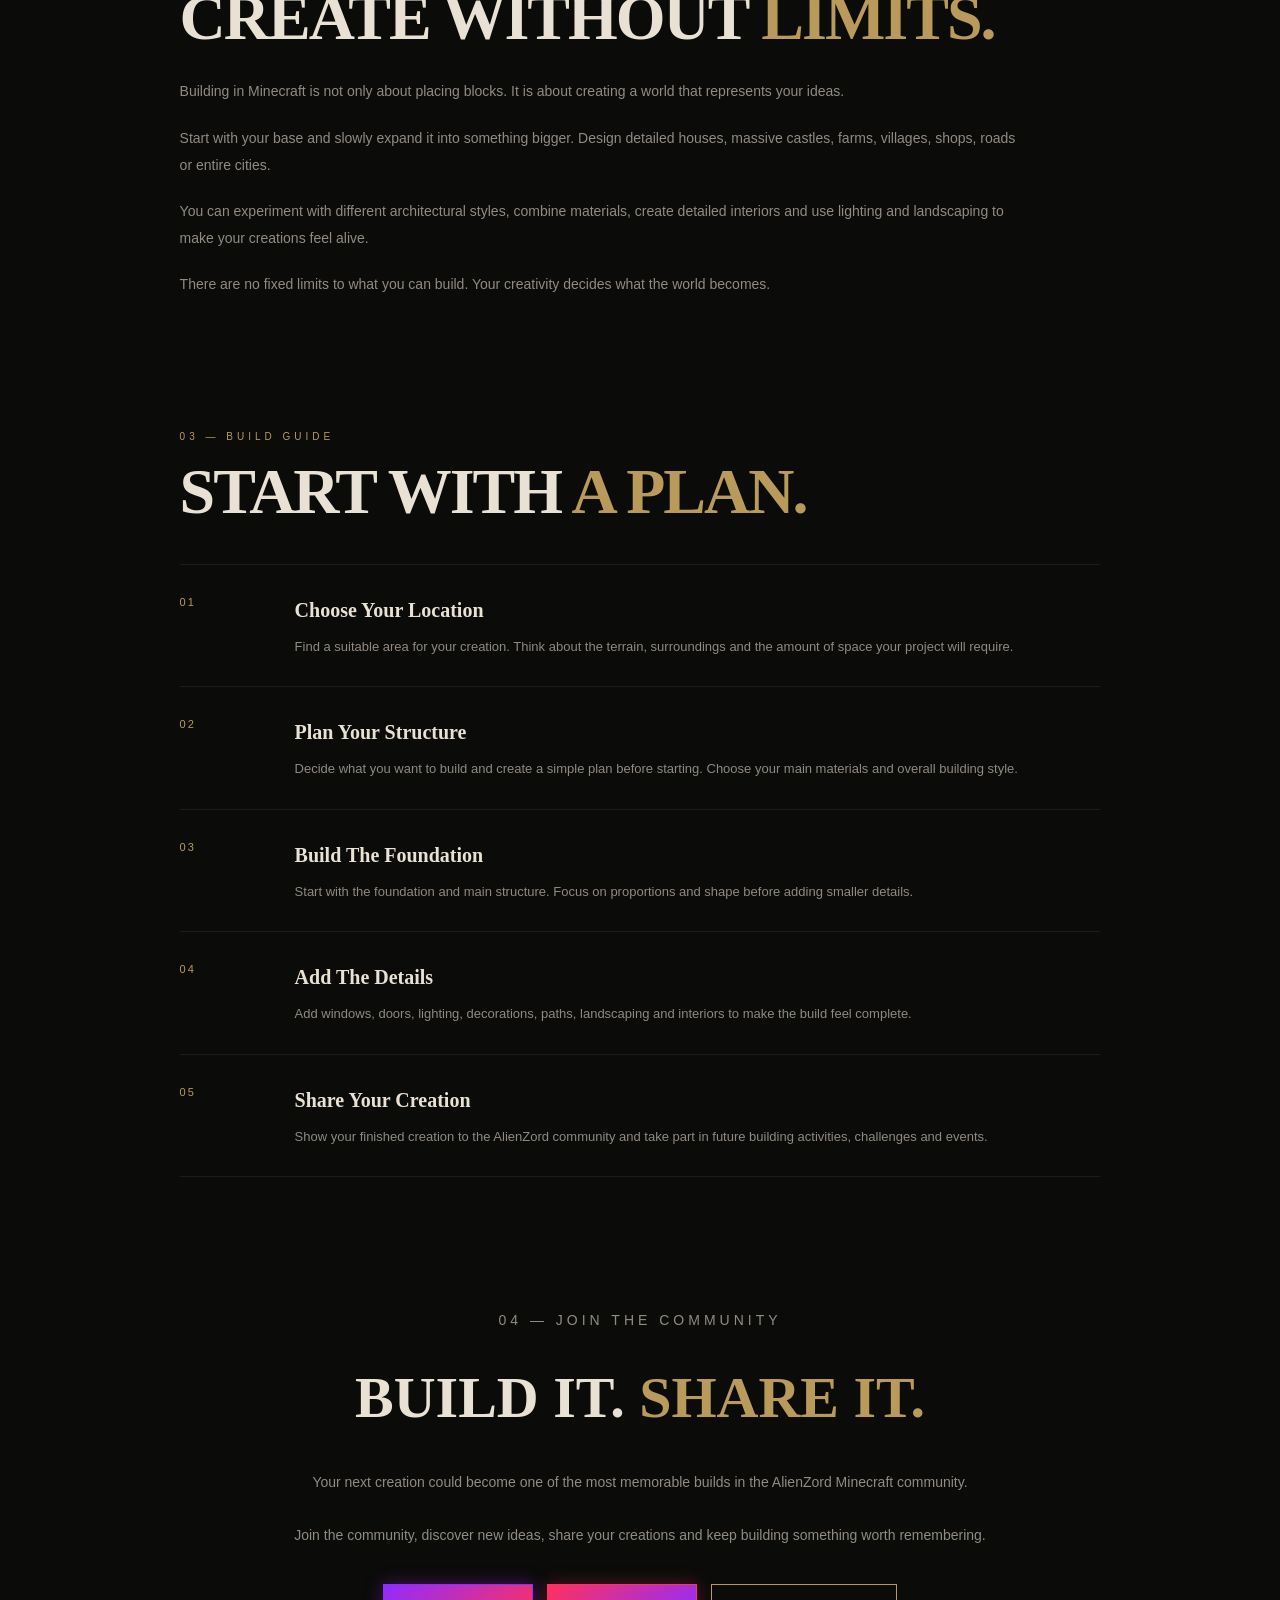
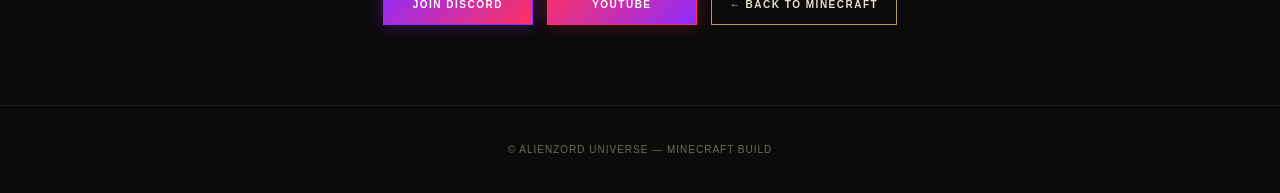
<file: minecraft-build.html>
<!DOCTYPE html>
<html lang="en">

<head>
    <meta charset="UTF-8">

    <meta name="viewport" content="width=device-width, initial-scale=1.0">

    <title>Build | AlienZord Minecraft</title>

    <meta
        name="description"
        content="Minecraft Build — AlienZord Universe"
    >

    <style>

        /* =========================================
           ALIENZORD BUILD PAGE
           PREMIUM DARK + GOLD STYLE
        ========================================= */

        * {
            margin: 0;
            padding: 0;
            box-sizing: border-box;
        }

        html {
            scroll-behavior: smooth;
        }

        body {
            background: #0b0b0a;
            color: #e8e1d4;
            font-family: Georgia, "Times New Roman", serif;
            line-height: 1.7;
            overflow-x: hidden;
        }

        a {
            text-decoration: none;
            color: inherit;
        }


        /* =========================================
           NAVBAR
        ========================================= */

        .navbar {
            position: fixed;
            top: 0;
            left: 0;

            width: 100%;
            height: 78px;

            padding: 0 6%;

            display: flex;
            align-items: center;
            justify-content: space-between;

            background: rgba(11, 11, 10, 0.94);

            border-bottom:
                1px solid rgba(190, 157, 88, 0.18);

            backdrop-filter: blur(18px);

            z-index: 9999;
        }


        .logo {
            font-size: 24px;
            font-weight: 900;

            letter-spacing: 4px;

            color: #e8e1d4;
        }


        .logo span {
            color: #b99a5b;
        }


        .navbar nav {
            display: flex;
            gap: 28px;
        }


        .navbar nav a {
            position: relative;

            color: #aaa397;

            font-size: 13px;
            letter-spacing: 1px;

            text-transform: uppercase;

            transition: 0.3s;
        }


        .navbar nav a::after {
            content: "";

            position: absolute;

            left: 0;
            bottom: -7px;

            width: 0;
            height: 1px;

            background: #b99a5b;

            transition: 0.3s;
        }


        .navbar nav a:hover {
            color: #e8e1d4;
        }


        .navbar nav a:hover::after {
            width: 100%;
        }


        /* =========================================
           DISCORD BUTTON
        ========================================= */

        .discord-btn {
            padding: 11px 20px;

            border: 1px solid #b99a5b;

            color: #e8e1d4;

            font-family: Arial, sans-serif;

            font-size: 12px;
            font-weight: bold;

            letter-spacing: 1px;

            transition: 0.3s;
        }


        .discord-btn:hover {
            background: #b99a5b;
            color: #0b0b0a;
        }


        /* =========================================
           MAIN PAGE
        ========================================= */

        .build-page {
            padding-top: 78px;
        }


        /* =========================================
           INTRO
        ========================================= */

        .build-intro {
            max-width: 1100px;

            margin: auto;

            padding:
                120px 7%
                80px;

            text-align: center;

            border-bottom:
                1px solid rgba(232,225,212,0.08);
        }


        .small-title {
            margin-bottom: 18px;

            color: #b99a5b;

            font-family: Arial, sans-serif;

            font-size: 11px;

            letter-spacing: 4px;

            text-transform: uppercase;
        }


        .build-intro h1 {
            font-size:
                clamp(48px, 8vw, 92px);

            line-height: 0.95;

            letter-spacing: -3px;

            margin-bottom: 28px;
        }


        .build-intro h1 span {
            color: #b99a5b;
        }


        .intro-text {
            max-width: 760px;

            margin: auto;

            color: #918b82;

            font-family: Arial, sans-serif;

            font-size: 15px;

            line-height: 1.9;
        }


        /* =========================================
           IMAGE SECTION
        ========================================= */

        .build-image-section {
            max-width: 1200px;

            margin: auto;

            padding:
                80px 7%;
        }


        .build-image-wrapper {
            position: relative;

            overflow: hidden;

            border:
                1px solid rgba(185,154,91,0.30);

            background: #11110f;

            box-shadow:
                0 0 40px
                rgba(185,154,91,0.08);
        }


        .build-image-wrapper img {
            display: block;

            width: 100%;

            height: auto;

            max-height: 650px;

            object-fit: cover;

            transition: 0.6s ease;
        }


        .build-image-wrapper:hover img {
            transform: scale(1.02);
        }


        /* =========================================
           IMAGE CAPTION
        ========================================= */

        .image-caption {
            padding: 22px 28px;

            border-top:
                1px solid rgba(232,225,212,0.08);

            color: #918b82;

            font-family: Arial, sans-serif;

            font-size: 12px;

            letter-spacing: 0.5px;
        }


        /* =========================================
           DETAILS
        ========================================= */

        .build-details {
            max-width: 1100px;

            margin: auto;

            padding:
                30px 7%
                90px;
        }


        .section-label {
            margin-bottom: 15px;

            color: #b99a5b;

            font-family: Arial, sans-serif;

            font-size: 10px;

            letter-spacing: 4px;

            text-transform: uppercase;
        }


        .build-details h2 {
            font-size:
                clamp(36px, 5vw, 64px);

            line-height: 1;

            margin-bottom: 28px;

            letter-spacing: -2px;
        }


        .build-details h2 span {
            color: #b99a5b;
        }


        .build-details p {
            max-width: 850px;

            color: #918b82;

            font-family: Arial, sans-serif;

            font-size: 14px;

            line-height: 1.9;

            margin-bottom: 20px;
        }


        /* =========================================
           BUILD GUIDE
        ========================================= */

        .guide-section {
            max-width: 1100px;

            margin: auto;

            padding:
                20px 7%
                100px;
        }


        .guide-heading {
            margin-bottom: 40px;
        }


        .guide-heading h2 {
            font-size:
                clamp(36px, 5vw, 64px);

            line-height: 1;

            letter-spacing: -2px;
        }


        .guide-heading h2 span {
            color: #b99a5b;
        }


        /* =========================================
           GUIDE ROW
        ========================================= */

        .guide-item {
            padding:
                28px 0;

            display: grid;

            grid-template-columns: 90px 1fr;

            gap: 25px;

            border-top:
                1px solid rgba(232,225,212,0.08);
        }


        .guide-item:last-child {
            border-bottom:
                1px solid rgba(232,225,212,0.08);
        }


        .guide-number {
            color: #b99a5b;

            font-family: Arial, sans-serif;

            font-size: 11px;

            letter-spacing: 2px;
        }


        .guide-content h3 {
            margin-bottom: 8px;

            font-size: 20px;
        }


        .guide-content p {
            color: #8f8981;

            font-family: Arial, sans-serif;

            font-size: 13px;

            line-height: 1.8;
        }


        /* =========================================
           FINAL MESSAGE
        ========================================= */

        .final-section {
            max-width: 900px;

            margin: auto;

            padding:
                30px 7%
                80px;

            text-align: center;
        }


        .final-section h2 {
            font-size:
                clamp(34px, 5vw, 58px);

            margin-bottom: 22px;
        }


        .final-section h2 span {
            color: #b99a5b;
        }


        .final-section p {
            color: #918b82;

            font-family: Arial, sans-serif;

            font-size: 14px;

            line-height: 1.9;
        }


        /* =========================================
           ACTION BUTTONS
        ========================================= */

        .build-actions {
            display: flex;

            justify-content: center;

            align-items: center;

            flex-wrap: wrap;

            gap: 14px;

            margin-top: 35px;
        }


        .build-btn {
            display: inline-flex;

            align-items: center;

            justify-content: center;

            min-width: 150px;

            padding: 11px 18px;

            border: 1px solid;

            font-family: Arial, sans-serif;

            font-size: 10px;

            font-weight: bold;

            letter-spacing: 1.5px;

            text-transform: uppercase;

            transition:
                transform 0.3s,
                box-shadow 0.3s,
                background 0.3s;
        }


        /* DISCORD */

        .build-discord {
            color: #ffffff;

            border-color: #8f2cff;

            background:
                linear-gradient(
                    135deg,
                    #8f2cff,
                    #ff315f
                );

            box-shadow:
                0 0 18px
                rgba(170,45,255,0.35);
        }


        .build-discord:hover {
            transform: translateY(-3px);

            box-shadow:
                0 0 28px
                rgba(170,45,255,0.60);
        }


        /* YOUTUBE */

        .build-youtube {
            color: #ffffff;

            border-color: #ff315f;

            background:
                linear-gradient(
                    135deg,
                    #ff315f,
                    #8f2cff
                );

            box-shadow:
                0 0 18px
                rgba(255,49,95,0.30);
        }


        .build-youtube:hover {
            transform: translateY(-3px);

            box-shadow:
                0 0 28px
                rgba(255,49,95,0.55);
        }


        /* BACK */

        .build-back {
            color: #e8e1d4;

            border-color: #b99a5b;

            background: transparent;
        }


        .build-back:hover {
            background: #b99a5b;

            color: #0b0b0a;

            transform: translateY(-3px);

            box-shadow:
                0 0 20px
                rgba(185,154,91,0.35);
        }


        /* =========================================
           FOOTER
        ========================================= */

        footer {
            padding:
                35px 7%;

            text-align: center;

            border-top:
                1px solid rgba(232,225,212,0.08);
        }


        footer p {
            color: #6f6a64;

            font-family: Arial, sans-serif;

            font-size: 10px;

            letter-spacing: 1px;
        }


        /* =========================================
           MOBILE
        ========================================= */

        @media (max-width: 700px) {

            .navbar {
                height: 70px;

                padding: 0 5%;
            }


            .logo {
                font-size: 18px;

                letter-spacing: 3px;
            }


            .navbar nav {
                display: none;
            }


            .discord-btn {
                padding: 9px 13px;

                font-size: 9px;
            }


            .build-page {
                padding-top: 70px;
            }


            .build-intro {
                padding:
                    85px 6%
                    60px;
            }


            .build-intro h1 {
                font-size: 48px;

                letter-spacing: -2px;
            }


            .intro-text {
                font-size: 13px;
            }


            .build-image-section {
                padding:
                    50px 5%;
            }


            .image-caption {
                padding: 18px;

                font-size: 11px;
            }


            .build-details {
                padding:
                    20px 6%
                    70px;
            }


            .guide-section {
                padding:
                    10px 6%
                    70px;
            }


            .guide-item {
                grid-template-columns: 55px 1fr;

                gap: 15px;

                padding: 24px 0;
            }


            .guide-content h3 {
                font-size: 17px;
            }


            .guide-content p {
                font-size: 12px;
            }


            .final-section {
                padding:
                    20px 6%
                    70px;
            }


            .build-actions {
                flex-direction: column;

                width: 100%;
            }


            .build-btn {
                width: 100%;

                max-width: 260px;
            }
        }

    </style>

</head>


<body>


    <!-- =========================================
         NAVIGATION
    ========================================= -->

    <header class="navbar">

        <a href="index.html" class="logo">
            ALIEN<span>ZORD</span>
        </a>


        <nav>

            <a href="index.html">
                Home
            </a>

            <a href="index.html#gamehub">
                GameHub
            </a>

            <a href="index.html#community">
                Community
            </a>

            <a href="index.html#business">
                Business
            </a>

        </nav>


        <a
            href="https://discord.gg/Jzn6PaJcd"
            class="discord-btn"
            target="_blank"
            rel="noopener noreferrer"
        >
            JOIN DISCORD
        </a>

    </header>



    <main class="build-page">


        <!-- =========================================
             INTRO
        ========================================= -->

        <section class="build-intro">

            <p class="small-title">
                01 — THE EXPERIENCE
            </p>


            <h1>
                BUILD YOUR
                <span>LEGACY.</span>
            </h1>


            <p class="intro-text">

                Minecraft building is where imagination
                becomes reality. Start with a simple idea,
                gather your materials and turn an empty
                piece of land into something that feels
                truly yours.

                <br><br>

                Build homes, castles, cities, farms,
                kingdoms and completely original
                creations with the AlienZord community.

            </p>

        </section>



        <!-- =========================================
             BUILD IMAGE
        ========================================= -->

        <section class="build-image-section">

            <div class="build-image-wrapper">

                <img
                    src="images/minecraft-build.png"
                    alt="Minecraft Build"
                >

                <div class="image-caption">

                    ALIENZORD × MINECRAFT — BUILD & CREATE

                </div>

            </div>

        </section>



        <!-- =========================================
             BUILD DETAILS
        ========================================= -->

        <section class="build-details">

            <p class="section-label">
                02 — WHAT CAN YOU CREATE?
            </p>


            <h2>
                CREATE WITHOUT
                <span>LIMITS.</span>
            </h2>


            <p>

                Building in Minecraft is not only about
                placing blocks. It is about creating a
                world that represents your ideas.

            </p>


            <p>

                Start with your base and slowly expand
                it into something bigger. Design detailed
                houses, massive castles, farms, villages,
                shops, roads or entire cities.

            </p>


            <p>

                You can experiment with different
                architectural styles, combine materials,
                create detailed interiors and use lighting
                and landscaping to make your creations
                feel alive.

            </p>


            <p>

                There are no fixed limits to what you can
                build. Your creativity decides what the
                world becomes.

            </p>

        </section>



        <!-- =========================================
             BUILD GUIDE
        ========================================= -->

        <section class="guide-section">


            <div class="guide-heading">

                <p class="section-label">
                    03 — BUILD GUIDE
                </p>


                <h2>
                    START WITH
                    <span>A PLAN.</span>
                </h2>

            </div>



            <!-- 01 -->

            <div class="guide-item">

                <div class="guide-number">
                    01
                </div>


                <div class="guide-content">

                    <h3>
                        Choose Your Location
                    </h3>

                    <p>

                        Find a suitable area for your
                        creation. Think about the terrain,
                        surroundings and the amount of
                        space your project will require.

                    </p>

                </div>

            </div>



            <!-- 02 -->

            <div class="guide-item">

                <div class="guide-number">
                    02
                </div>


                <div class="guide-content">

                    <h3>
                        Plan Your Structure
                    </h3>

                    <p>

                        Decide what you want to build and
                        create a simple plan before starting.
                        Choose your main materials and
                        overall building style.

                    </p>

                </div>

            </div>



            <!-- 03 -->

            <div class="guide-item">

                <div class="guide-number">
                    03
                </div>


                <div class="guide-content">

                    <h3>
                        Build The Foundation
                    </h3>

                    <p>

                        Start with the foundation and main
                        structure. Focus on proportions and
                        shape before adding smaller details.

                    </p>

                </div>

            </div>



            <!-- 04 -->

            <div class="guide-item">

                <div class="guide-number">
                    04
                </div>


                <div class="guide-content">

                    <h3>
                        Add The Details
                    </h3>

                    <p>

                        Add windows, doors, lighting,
                        decorations, paths, landscaping
                        and interiors to make the build
                        feel complete.

                    </p>

                </div>

            </div>



            <!-- 05 -->

            <div class="guide-item">

                <div class="guide-number">
                    05
                </div>


                <div class="guide-content">

                    <h3>
                        Share Your Creation
                    </h3>

                    <p>

                        Show your finished creation to the
                        AlienZord community and take part
                        in future building activities,
                        challenges and events.

                    </p>

                </div>

            </div>


        </section>



        <!-- =========================================
             FINAL MESSAGE
        ========================================= -->

        <section class="final-section">

            <p class="section-label">
                04 — JOIN THE COMMUNITY
            </p>


            <h2>
                BUILD IT.
                <span>SHARE IT.</span>
            </h2>


            <p>

                Your next creation could become one of
                the most memorable builds in the
                AlienZord Minecraft community.

                <br><br>

                Join the community, discover new ideas,
                share your creations and keep building
                something worth remembering.

            </p>



            <!-- =====================================
                 ACTION BUTTONS
            ===================================== -->

            <div class="build-actions">


                <a
                    href="https://discord.gg/Jzn6PaJcd"
                    class="build-btn build-discord"
                    target="_blank"
                    rel="noopener noreferrer"
                >
                    JOIN DISCORD
                </a>


                <a
                    href="https://www.youtube.com/"
                    class="build-btn build-youtube"
                    target="_blank"
                    rel="noopener noreferrer"
                >
                    YOUTUBE
                </a>


                <a
                    href="minecraft.html"
                    class="build-btn build-back"
                >
                    ← BACK TO MINECRAFT
                </a>


            </div>

        </section>


    </main>



    <!-- =========================================
         FOOTER
    ========================================= -->

    <footer>

        <p>
            © ALIENZORD UNIVERSE — MINECRAFT BUILD
        </p>

    </footer>


</body>

</html>
</file>
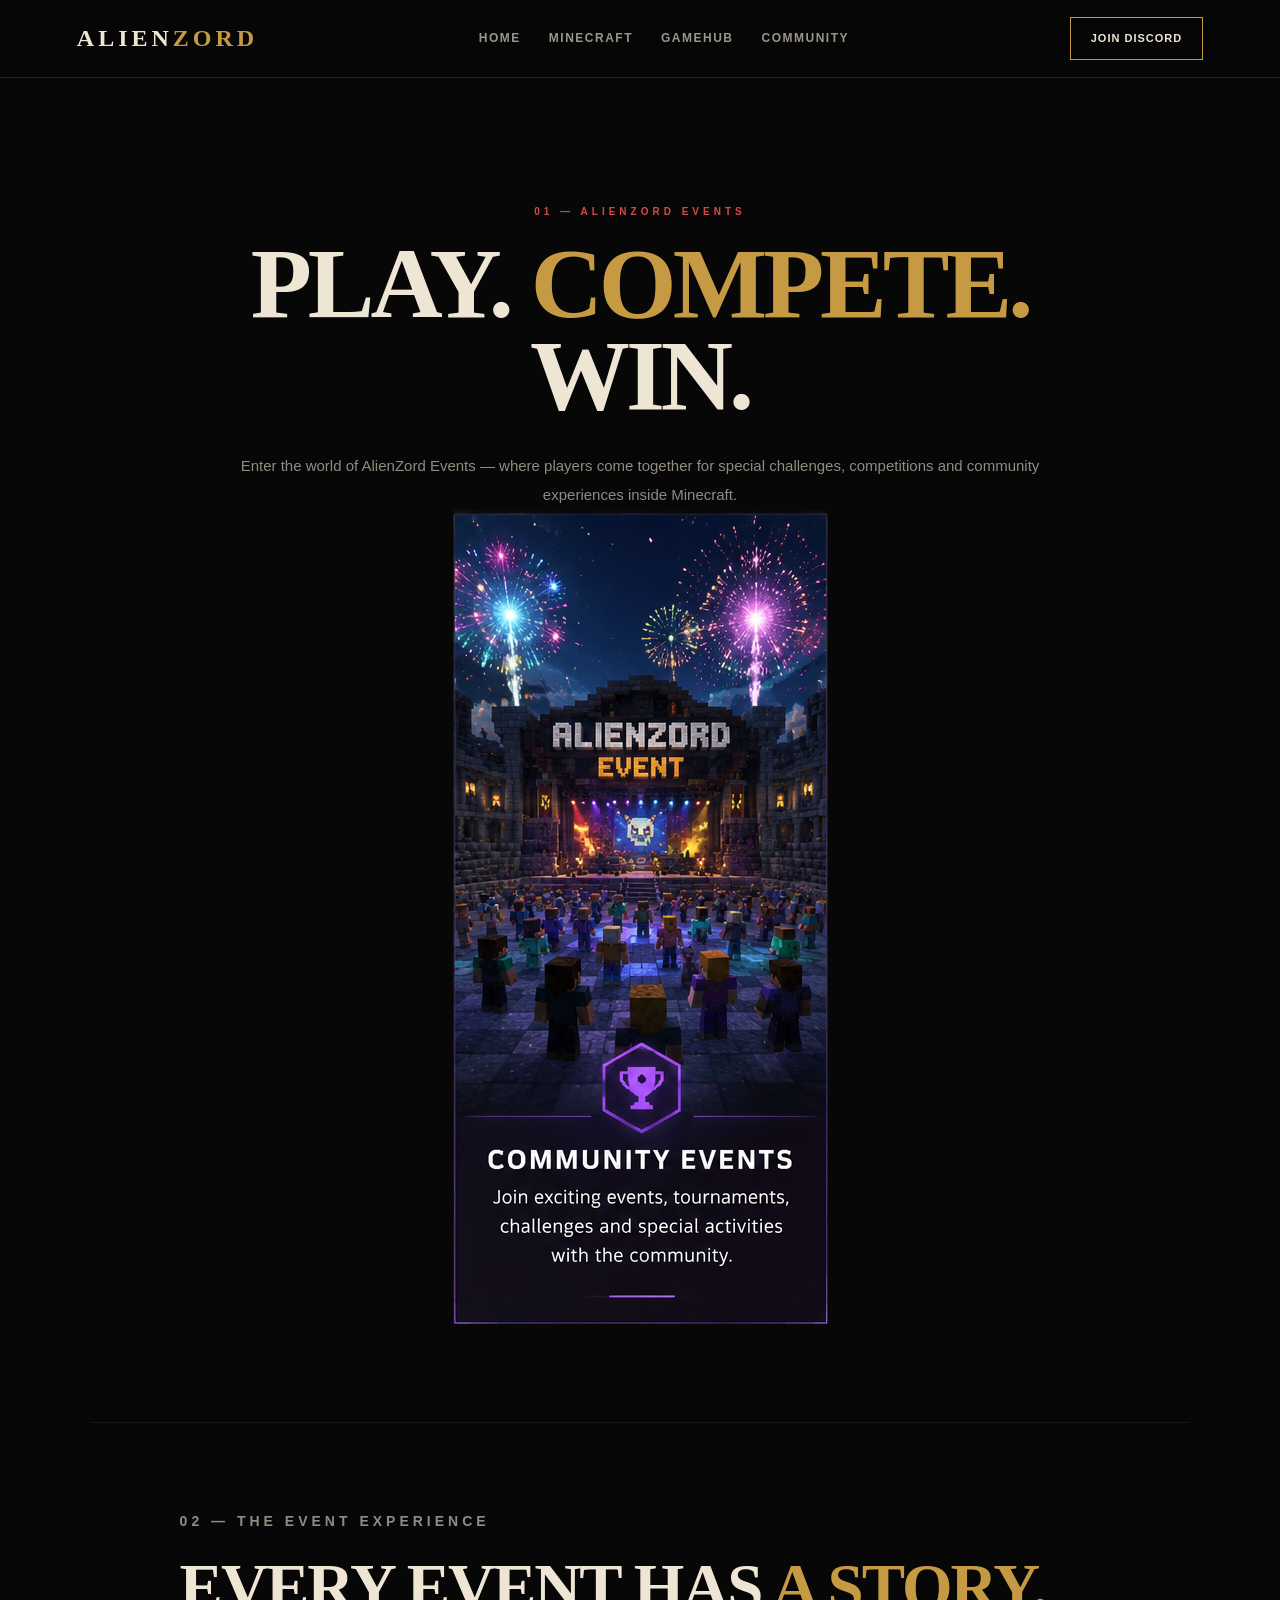
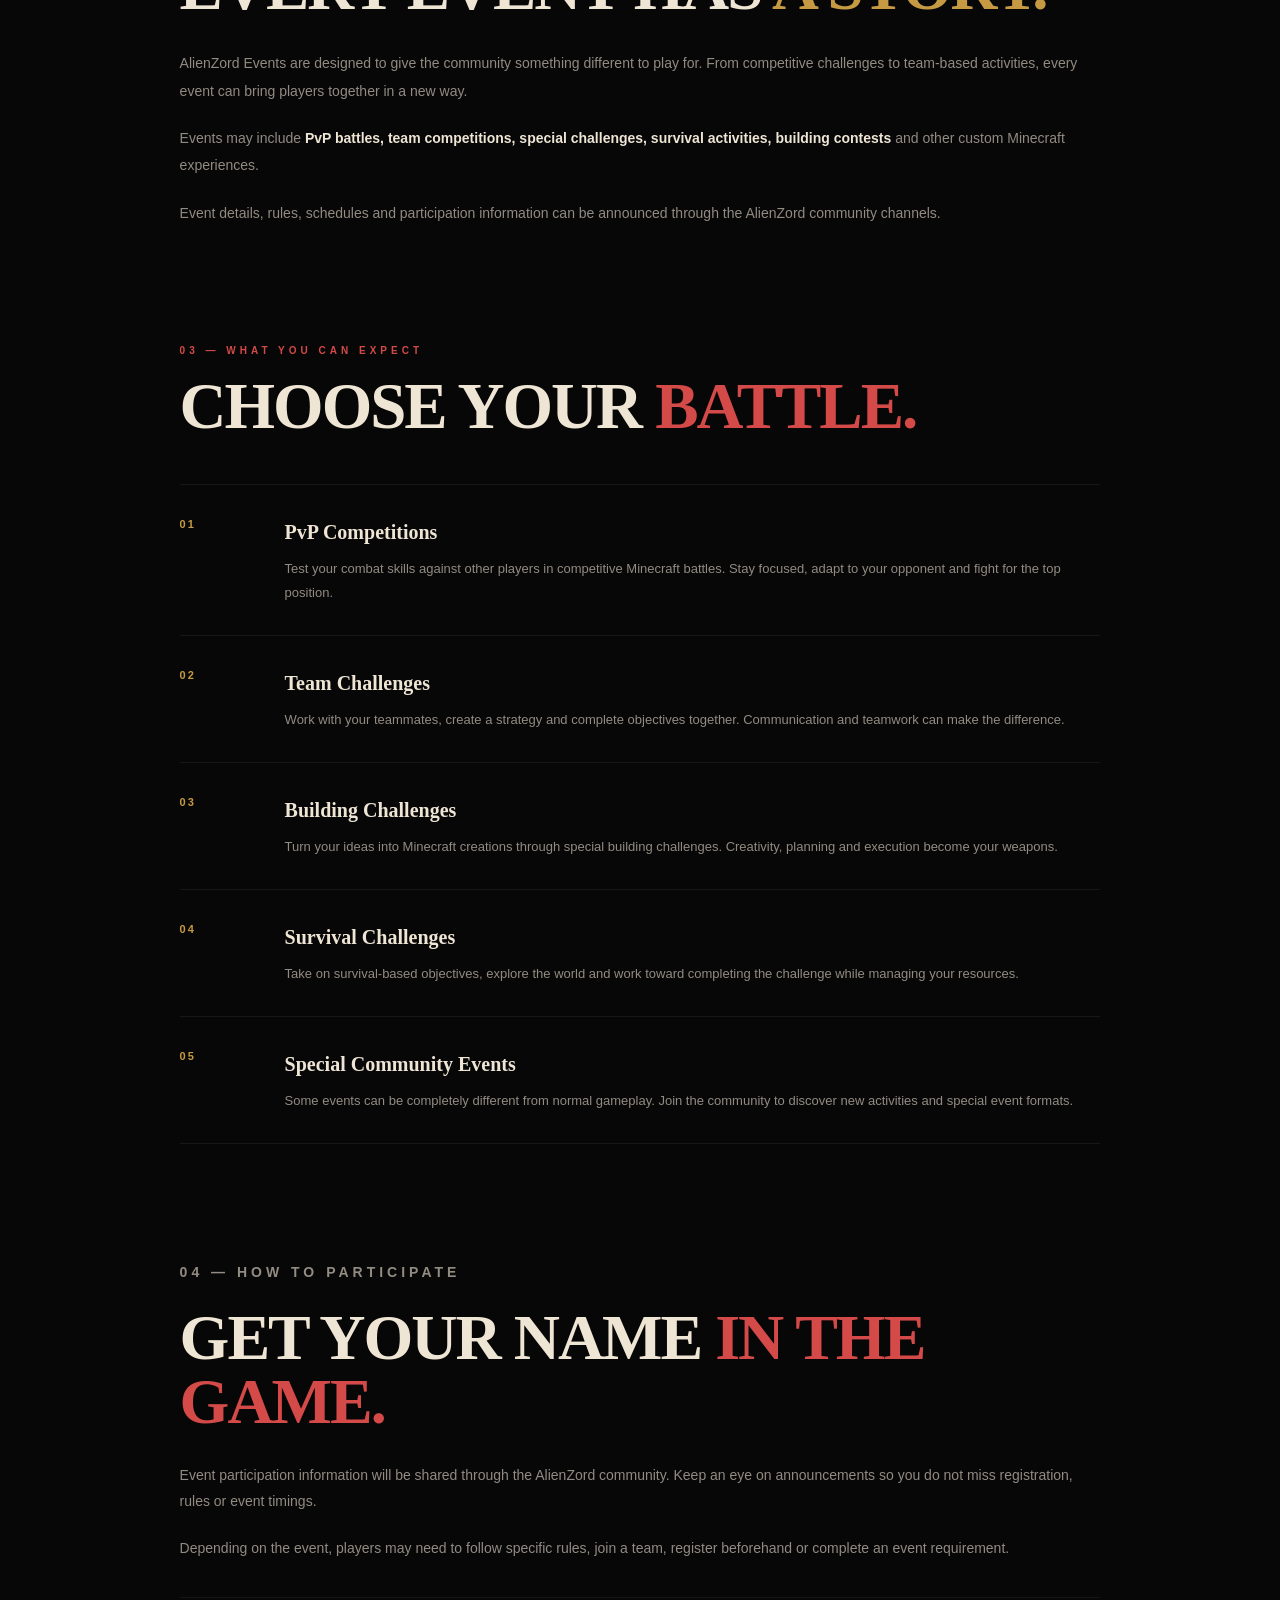
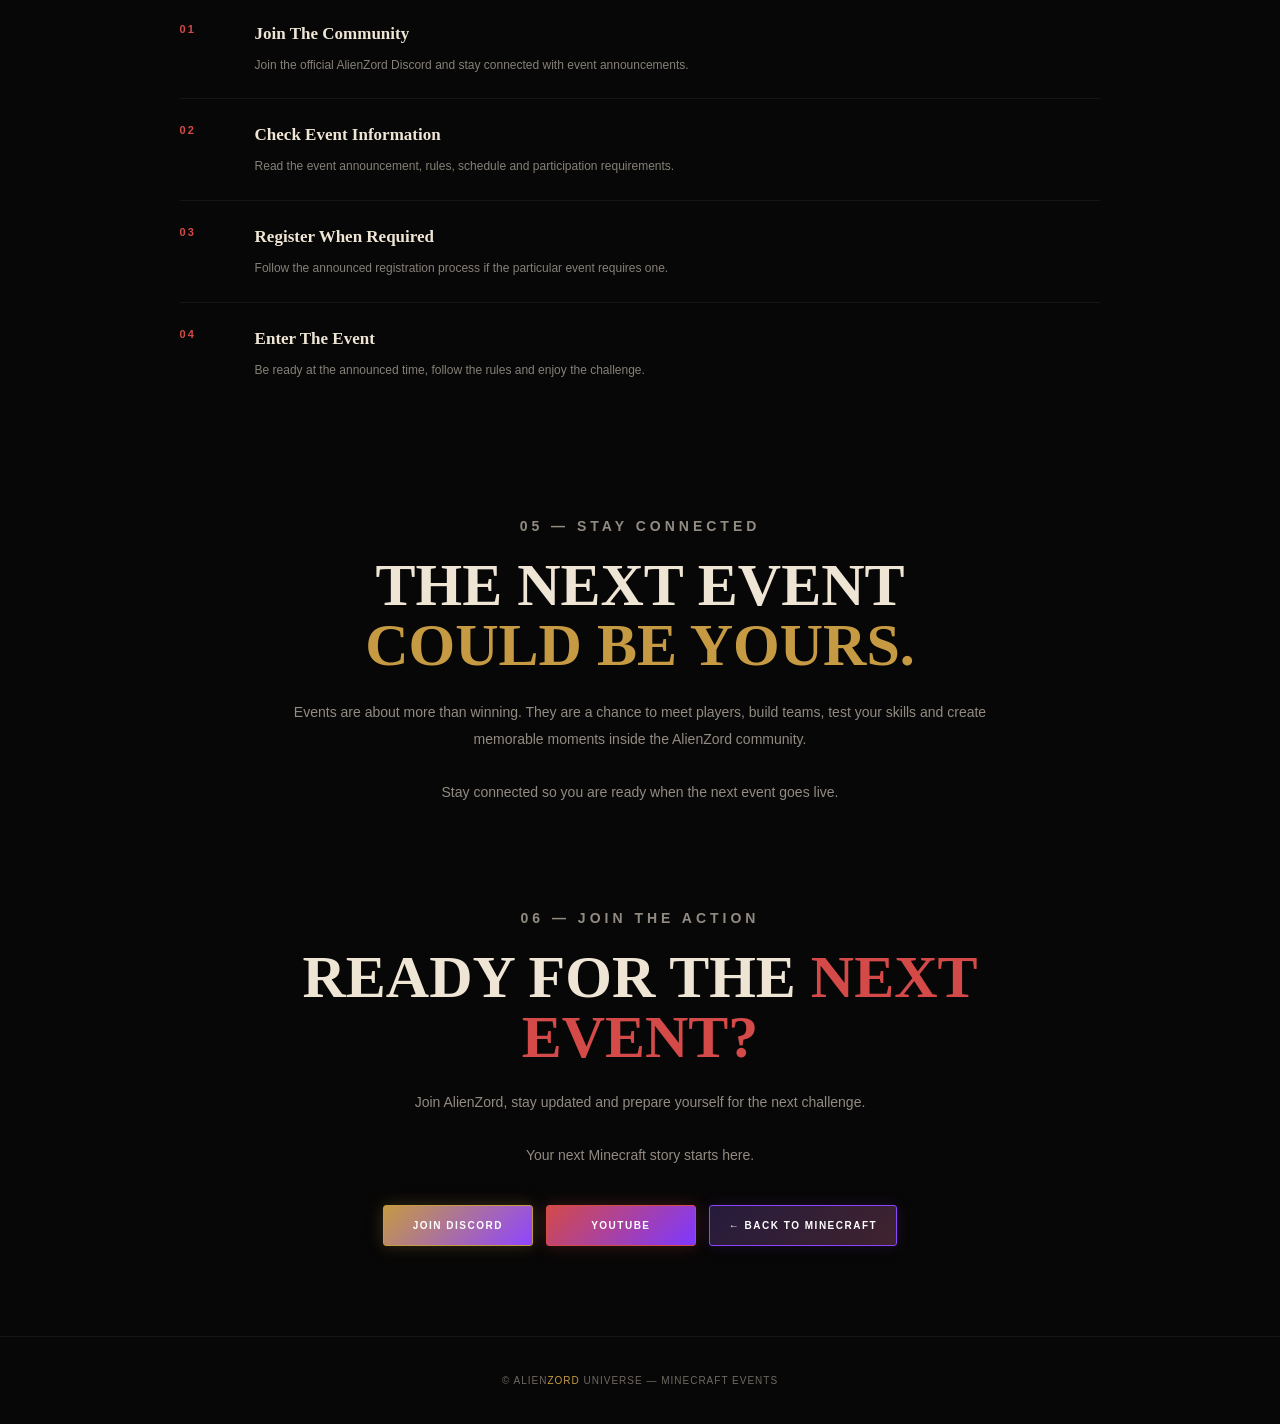
<file: minecraft-events.html>
<!DOCTYPE html>
<html lang="en">

<head>

    <meta charset="UTF-8">

    <meta name="viewport" content="width=device-width, initial-scale=1.0">

    <title>Events | AlienZord Minecraft</title>

    <meta
        name="description"
        content="Minecraft Events — AlienZord Universe"
    >

    <style>

        * {
            margin: 0;
            padding: 0;
            box-sizing: border-box;
        }

        html {
            scroll-behavior: smooth;
        }

        body {
            background: #080707;
            color: #eee5d5;
            font-family: Georgia, "Times New Roman", serif;
            line-height: 1.7;
            overflow-x: hidden;
        }

        a {
            text-decoration: none;
            color: inherit;
        }


        /* =========================================
           NAVBAR
        ========================================= */

        .navbar {
            position: fixed;
            top: 0;
            left: 0;

            width: 100%;
            height: 78px;

            padding: 0 6%;

            display: flex;
            align-items: center;
            justify-content: space-between;

            background: rgba(8, 7, 7, 0.96);

            border-bottom:
                1px solid rgba(196, 153, 67, 0.18);

            backdrop-filter: blur(18px);

            z-index: 9999;
        }


        .logo {
            color: #eee5d5;

            font-size: 24px;
            font-weight: 900;

            letter-spacing: 4px;
        }


        .logo span {
            color: #c59a43;
        }


        .navbar nav {
            display: flex;
            gap: 28px;
        }


        .navbar nav a {
            position: relative;

            color: #9b9489;

            font-family: Arial, sans-serif;

            font-size: 12px;
            font-weight: 600;

            letter-spacing: 1.5px;

            text-transform: uppercase;

            transition: 0.3s;
        }


        .navbar nav a:hover {
            color: #eee5d5;
        }


        .navbar nav a::after {
            content: "";

            position: absolute;

            left: 0;
            bottom: -7px;

            width: 0;
            height: 1px;

            background: #c59a43;

            transition: 0.3s;
        }


        .navbar nav a:hover::after {
            width: 100%;
        }


        .discord-btn {
            padding: 11px 20px;

            border: 1px solid #c59a43;

            color: #eee5d5;

            font-family: Arial, sans-serif;

            font-size: 11px;
            font-weight: 700;

            letter-spacing: 1px;

            transition: 0.3s;
        }


        .discord-btn:hover {
            color: #080707;

            background: #c59a43;

            box-shadow:
                0 0 22px
                rgba(197, 154, 67, 0.38);
        }


        /* =========================================
           PAGE
        ========================================= */

        .events-page {
            padding-top: 78px;
        }


        /* =========================================
           HERO
        ========================================= */

        .events-hero {
            max-width: 1100px;

            margin: auto;

            padding:
                125px 7%
                90px;

            text-align: center;

            border-bottom:
                1px solid
                rgba(238,229,213,0.07);
        }


        .small-label {
            margin-bottom: 18px;

            color: #d34a48;

            font-family: Arial, sans-serif;

            font-size: 10px;

            font-weight: 700;

            letter-spacing: 4px;

            text-transform: uppercase;
        }


        .events-hero h1 {
            font-size:
                clamp(50px, 9vw, 100px);

            line-height: 0.92;

            letter-spacing: -4px;

            margin-bottom: 30px;
        }


        .events-hero h1 span {
            color: #c59a43;
        }


        .hero-text {
            max-width: 800px;

            margin: auto;

            color: #918b82;

            font-family: Arial, sans-serif;

            font-size: 15px;

            line-height: 1.9;
        }


        /* =========================================
           EVENT SYMBOL
        ========================================= */

        .event-symbol {
            width: 150px;
            height: 150px;

            margin:
                65px auto
                10px;

            display: flex;

            align-items: center;
            justify-content: center;

            border:
                1px solid
                rgba(197,154,67,0.38);

            background:
                radial-gradient(
                    circle,
                    rgba(197,154,67,0.16),
                    rgba(180,45,80,0.08),
                    transparent 70%
                );

            box-shadow:
                0 0 35px
                rgba(197,154,67,0.15),

                0 0 80px
                rgba(180,45,80,0.08);

            transform: rotate(45deg);
        }


        .event-symbol span {
            color: #c59a43;

            font-family: Arial, sans-serif;

            font-size: 42px;

            transform: rotate(-45deg);

            filter:
                drop-shadow(
                    0 0 12px
                    rgba(197,154,67,0.60)
                );
        }


        /* =========================================
           INTRO
        ========================================= */

        .events-intro {
            max-width: 1100px;

            margin: auto;

            padding:
                85px 7%
                80px;
        }


        .section-label {
            margin-bottom: 15px;

            color: #d34a48;

            font-family: Arial, sans-serif;

            font-size: 10px;

            font-weight: 700;

            letter-spacing: 4px;

            text-transform: uppercase;
        }


        .events-intro h2 {
            font-size:
                clamp(38px, 6vw, 65px);

            line-height: 1;

            letter-spacing: -2px;

            margin-bottom: 30px;
        }


        .events-intro h2 span {
            color: #c59a43;
        }


        .events-intro p {
            max-width: 900px;

            color: #918b82;

            font-family: Arial, sans-serif;

            font-size: 14px;

            line-height: 1.95;

            margin-bottom: 20px;
        }


        .events-intro strong {
            color: #eee5d5;
        }


        /* =========================================
           EVENT TYPES
        ========================================= */

        .event-types {
            max-width: 1100px;

            margin: auto;

            padding:
                15px 7%
                95px;
        }


        .types-heading {
            margin-bottom: 45px;
        }


        .types-heading h2 {
            font-size:
                clamp(38px, 6vw, 65px);

            line-height: 1;

            letter-spacing: -2px;
        }


        .types-heading h2 span {
            color: #d34a48;
        }


        /* =========================================
           EVENT ROW
        ========================================= */

        .event-row {
            display: grid;

            grid-template-columns:
                80px 1fr;

            gap: 25px;

            padding: 30px 0;

            border-top:
                1px solid
                rgba(238,229,213,0.07);
        }


        .event-row:last-child {
            border-bottom:
                1px solid
                rgba(238,229,213,0.07);
        }


        .event-number {
            color: #c59a43;

            font-family: Arial, sans-serif;

            font-size: 11px;

            font-weight: 700;

            letter-spacing: 2px;
        }


        .event-content h3 {
            margin-bottom: 8px;

            color: #eee5d5;

            font-size: 20px;
        }


        .event-content p {
            color: #918b82;

            font-family: Arial, sans-serif;

            font-size: 13px;

            line-height: 1.85;
        }


        /* =========================================
           PARTICIPATION
        ========================================= */

        .participation {
            max-width: 1100px;

            margin: auto;

            padding:
                20px 7%
                90px;
        }


        .participation h2 {
            font-size:
                clamp(38px, 6vw, 64px);

            line-height: 1;

            letter-spacing: -2px;

            margin-bottom: 28px;
        }


        .participation h2 span {
            color: #d34a48;
        }


        .participation p {
            max-width: 900px;

            color: #918b82;

            font-family: Arial, sans-serif;

            font-size: 14px;

            line-height: 1.9;

            margin-bottom: 20px;
        }


        /* =========================================
           STEPS
        ========================================= */

        .steps {
            margin-top: 35px;
        }


        .step {
            display: grid;

            grid-template-columns:
                55px 1fr;

            gap: 20px;

            padding: 22px 0;

            border-top:
                1px solid
                rgba(238,229,213,0.06);
        }


        .step-number {
            color: #d34a48;

            font-family: Arial, sans-serif;

            font-size: 11px;

            font-weight: 700;

            letter-spacing: 2px;
        }


        .step h3 {
            color: #eee5d5;

            font-size: 17px;

            margin-bottom: 5px;
        }


        .step p {
            margin: 0;

            color: #858078;

            font-size: 12px;
        }


        /* =========================================
           COMMUNITY
        ========================================= */

        .community-section {
            max-width: 900px;

            margin: auto;

            padding:
                20px 7%
                85px;

            text-align: center;
        }


        .community-section h2 {
            font-size:
                clamp(36px, 6vw, 60px);

            line-height: 1;

            margin-bottom: 24px;
        }


        .community-section h2 span {
            color: #c59a43;
        }


        .community-section p {
            color: #918b82;

            font-family: Arial, sans-serif;

            font-size: 14px;

            line-height: 1.9;
        }


        /* =========================================
           FINAL
        ========================================= */

        .final-section {
            max-width: 900px;

            margin: auto;

            padding:
                15px 7%
                90px;

            text-align: center;
        }


        .final-section h2 {
            font-size:
                clamp(35px, 6vw, 60px);

            line-height: 1;

            margin-bottom: 22px;
        }


        .final-section h2 span {
            color: #d34a48;
        }


        .final-section p {
            color: #918b82;

            font-family: Arial, sans-serif;

            font-size: 14px;

            line-height: 1.9;
        }


        /* =========================================
           BUTTONS
        ========================================= */

        .event-actions {
            display: flex;

            justify-content: center;

            align-items: center;

            flex-wrap: wrap;

            gap: 13px;

            margin-top: 36px;
        }


        .event-btn {
            display: inline-flex;

            align-items: center;

            justify-content: center;

            min-width: 150px;

            padding: 11px 19px;

            border: 1px solid;

            border-radius: 3px;

            color: #ffffff;

            font-family: Arial, sans-serif;

            font-size: 10px;

            font-weight: 800;

            letter-spacing: 1.5px;

            text-transform: uppercase;

            transition:
                transform 0.3s,
                box-shadow 0.3s;
        }


        /* DISCORD */

        .event-discord {
            border-color: #c59a43;

            background:
                linear-gradient(
                    135deg,
                    #c59a43,
                    #8f45ff
                );

            box-shadow:
                0 0 16px
                rgba(197,154,67,0.25);
        }


        .event-discord:hover {
            transform: translateY(-3px);

            box-shadow:
                0 0 28px
                rgba(197,154,67,0.50);
        }


        /* YOUTUBE */

        .event-youtube {
            border-color: #d34a48;

            background:
                linear-gradient(
                    135deg,
                    #d34a48,
                    #7e38ff
                );

            box-shadow:
                0 0 16px
                rgba(211,74,72,0.25);
        }


        .event-youtube:hover {
            transform: translateY(-3px);

            box-shadow:
                0 0 28px
                rgba(211,74,72,0.50);
        }


        /* BACK */

        .event-back {
            border-color: #8f45ff;

            background:
                linear-gradient(
                    135deg,
                    #261b3c,
                    #40232e
                );

            box-shadow:
                0 0 14px
                rgba(143,69,255,0.15);
        }


        .event-back:hover {
            transform: translateY(-3px);

            box-shadow:
                0 0 26px
                rgba(143,69,255,0.40);
        }


        /* =========================================
           FOOTER
        ========================================= */

        footer {
            padding:
                35px 7%;

            text-align: center;

            border-top:
                1px solid
                rgba(238,229,213,0.07);
        }


        footer p {
            color: #6f6962;

            font-family: Arial, sans-serif;

            font-size: 10px;

            letter-spacing: 1px;
        }


        footer span {
            color: #c59a43;
        }


        /* =========================================
           MOBILE
        ========================================= */

        @media (max-width: 700px) {

            .navbar {
                height: 70px;

                padding: 0 5%;
            }


            .logo {
                font-size: 18px;

                letter-spacing: 3px;
            }


            .navbar nav {
                display: none;
            }


            .discord-btn {
                padding: 9px 13px;

                font-size: 9px;
            }


            .events-page {
                padding-top: 70px;
            }


            .events-hero {
                padding:
                    90px 6%
                    65px;
            }


            .events-hero h1 {
                font-size: 52px;

                letter-spacing: -2px;
            }


            .hero-text {
                font-size: 13px;
            }


            .event-symbol {
                width: 125px;
                height: 125px;
            }


            .event-symbol span {
                font-size: 36px;
            }


            .events-intro {
                padding:
                    65px 6%
                    70px;
            }


            .event-types {
                padding:
                    10px 6%
                    70px;
            }


            .event-row {
                grid-template-columns:
                    55px 1fr;

                gap: 15px;

                padding: 25px 0;
            }


            .event-content h3 {
                font-size: 17px;
            }


            .event-content p {
                font-size: 12px;
            }


            .participation {
                padding:
                    10px 6%
                    70px;
            }


            .community-section,
            .final-section {
                padding:
                    20px 6%
                    70px;
            }


            .event-actions {
                flex-direction: column;
            }


            .event-btn {
                width: 100%;

                max-width: 270px;
            }

        }

    </style>

</head>


<body>


    <!-- =========================================
         NAVBAR
    ========================================= -->

    <header class="navbar">


        <a
            href="index.html"
            class="logo"
        >
            ALIEN<span>ZORD</span>
        </a>


        <nav>

            <a href="index.html">
                Home
            </a>

            <a href="minecraft.html">
                Minecraft
            </a>

            <a href="index.html#gamehub">
                GameHub
            </a>

            <a href="index.html#community">
                Community
            </a>

        </nav>


        <a
            href="https://discord.gg/Jzn6PaJcd"
            class="discord-btn"
            target="_blank"
            rel="noopener noreferrer"
        >
            JOIN DISCORD
        </a>


    </header>



    <main class="events-page">


        <!-- =========================================
             HERO
        ========================================= -->

        <section class="events-hero">


            <p class="small-label">
                01 — ALIENZORD EVENTS
            </p>


            <h1>
                PLAY.
                <span>COMPETE.</span>
                WIN.
            </h1>


            <p class="hero-text">

                Enter the world of AlienZord Events —
                where players come together for special
                challenges, competitions and community
                experiences inside Minecraft.

            </p>


              <div class="event-image">
                  <img
                      src="images/minecraft-events.png"
                         alt="AlienZord Minecraft Events"
            >
                    </div>

        </section>



        <!-- =========================================
             INTRO
        ========================================= -->

        <section class="events-intro">


            <p class="section-label">
                02 — THE EVENT EXPERIENCE
            </p>


            <h2>
                EVERY EVENT HAS
                <span>A STORY.</span>
            </h2>


            <p>

                AlienZord Events are designed to give the
                community something different to play for.
                From competitive challenges to team-based
                activities, every event can bring players
                together in a new way.

            </p>


            <p>

                Events may include <strong>PvP battles,
                team competitions, special challenges,
                survival activities, building contests</strong>
                and other custom Minecraft experiences.

            </p>


            <p>

                Event details, rules, schedules and
                participation information can be announced
                through the AlienZord community channels.

            </p>


        </section>



        <!-- =========================================
             EVENT TYPES
        ========================================= -->

        <section class="event-types">


            <div class="types-heading">


                <p class="section-label">
                    03 — WHAT YOU CAN EXPECT
                </p>


                <h2>
                    CHOOSE YOUR
                    <span>BATTLE.</span>
                </h2>


            </div>



            <!-- 01 -->

            <div class="event-row">


                <div class="event-number">
                    01
                </div>


                <div class="event-content">


                    <h3>
                        PvP Competitions
                    </h3>


                    <p>

                        Test your combat skills against
                        other players in competitive
                        Minecraft battles. Stay focused,
                        adapt to your opponent and fight
                        for the top position.

                    </p>


                </div>


            </div>



            <!-- 02 -->

            <div class="event-row">


                <div class="event-number">
                    02
                </div>


                <div class="event-content">


                    <h3>
                        Team Challenges
                    </h3>


                    <p>

                        Work with your teammates, create
                        a strategy and complete objectives
                        together. Communication and
                        teamwork can make the difference.

                    </p>


                </div>


            </div>



            <!-- 03 -->

            <div class="event-row">


                <div class="event-number">
                    03
                </div>


                <div class="event-content">


                    <h3>
                        Building Challenges
                    </h3>


                    <p>

                        Turn your ideas into Minecraft
                        creations through special building
                        challenges. Creativity, planning
                        and execution become your weapons.

                    </p>


                </div>


            </div>



            <!-- 04 -->

            <div class="event-row">


                <div class="event-number">
                    04
                </div>


                <div class="event-content">


                    <h3>
                        Survival Challenges
                    </h3>


                    <p>

                        Take on survival-based objectives,
                        explore the world and work toward
                        completing the challenge while
                        managing your resources.

                    </p>


                </div>


            </div>



            <!-- 05 -->

            <div class="event-row">


                <div class="event-number">
                    05
                </div>


                <div class="event-content">


                    <h3>
                        Special Community Events
                    </h3>


                    <p>

                        Some events can be completely
                        different from normal gameplay.
                        Join the community to discover
                        new activities and special event
                        formats.

                    </p>


                </div>


            </div>


        </section>



        <!-- =========================================
             PARTICIPATION
        ========================================= -->

        <section class="participation">


            <p class="section-label">
                04 — HOW TO PARTICIPATE
            </p>


            <h2>
                GET YOUR NAME
                <span>IN THE GAME.</span>
            </h2>


            <p>

                Event participation information will be
                shared through the AlienZord community.
                Keep an eye on announcements so you do
                not miss registration, rules or event
                timings.

            </p>


            <p>

                Depending on the event, players may need
                to follow specific rules, join a team,
                register beforehand or complete an event
                requirement.

            </p>



            <div class="steps">


                <!-- STEP 01 -->

                <div class="step">


                    <div class="step-number">
                        01
                    </div>


                    <div>

                        <h3>
                            Join The Community
                        </h3>


                        <p>

                            Join the official AlienZord
                            Discord and stay connected
                            with event announcements.

                        </p>

                    </div>


                </div>



                <!-- STEP 02 -->

                <div class="step">


                    <div class="step-number">
                        02
                    </div>


                    <div>

                        <h3>
                            Check Event Information
                        </h3>


                        <p>

                            Read the event announcement,
                            rules, schedule and
                            participation requirements.

                        </p>

                    </div>


                </div>



                <!-- STEP 03 -->

                <div class="step">


                    <div class="step-number">
                        03
                    </div>


                    <div>

                        <h3>
                            Register When Required
                        </h3>


                        <p>

                            Follow the announced
                            registration process if the
                            particular event requires one.

                        </p>

                    </div>


                </div>



                <!-- STEP 04 -->

                <div class="step">


                    <div class="step-number">
                        04
                    </div>


                    <div>

                        <h3>
                            Enter The Event
                        </h3>


                        <p>

                            Be ready at the announced
                            time, follow the rules and
                            enjoy the challenge.

                        </p>

                    </div>


                </div>


            </div>


        </section>



        <!-- =========================================
             COMMUNITY
        ========================================= -->

        <section class="community-section">


            <p class="section-label">
                05 — STAY CONNECTED
            </p>


            <h2>
                THE NEXT EVENT
                <span>COULD BE YOURS.</span>
            </h2>


            <p>

                Events are about more than winning.
                They are a chance to meet players,
                build teams, test your skills and create
                memorable moments inside the AlienZord
                community.

                <br><br>

                Stay connected so you are ready when
                the next event goes live.

            </p>


        </section>



        <!-- =========================================
             FINAL
        ========================================= -->

        <section class="final-section">


            <p class="section-label">
                06 — JOIN THE ACTION
            </p>


            <h2>
                READY FOR THE
                <span>NEXT EVENT?</span>
            </h2>


            <p>

                Join AlienZord, stay updated and prepare
                yourself for the next challenge.

                <br><br>

                Your next Minecraft story starts here.

            </p>



            <div class="event-actions">


                <!-- DISCORD -->

                <a
                    href="https://discord.gg/Jzn6PaJcd"
                    class="event-btn event-discord"
                    target="_blank"
                    rel="noopener noreferrer"
                >
                    JOIN DISCORD
                </a>


                <!-- YOUTUBE -->

                <a
                    href="https://youtube.com/@alienzostudio775"
                    class="event-btn event-youtube"
                    target="_blank"
                    rel="noopener noreferrer"
                >
                    YOUTUBE
                </a>


                <!-- BACK -->

                <a
                    href="minecraft.html"
                    class="event-btn event-back"
                >
                    ← BACK TO MINECRAFT
                </a>


            </div>


        </section>


    </main>



    <!-- =========================================
         FOOTER
    ========================================= -->

    <footer>

        <p>

            © ALIEN<span>ZORD</span> UNIVERSE —
            MINECRAFT EVENTS

        </p>

    </footer>


</body>

</html>
</file>
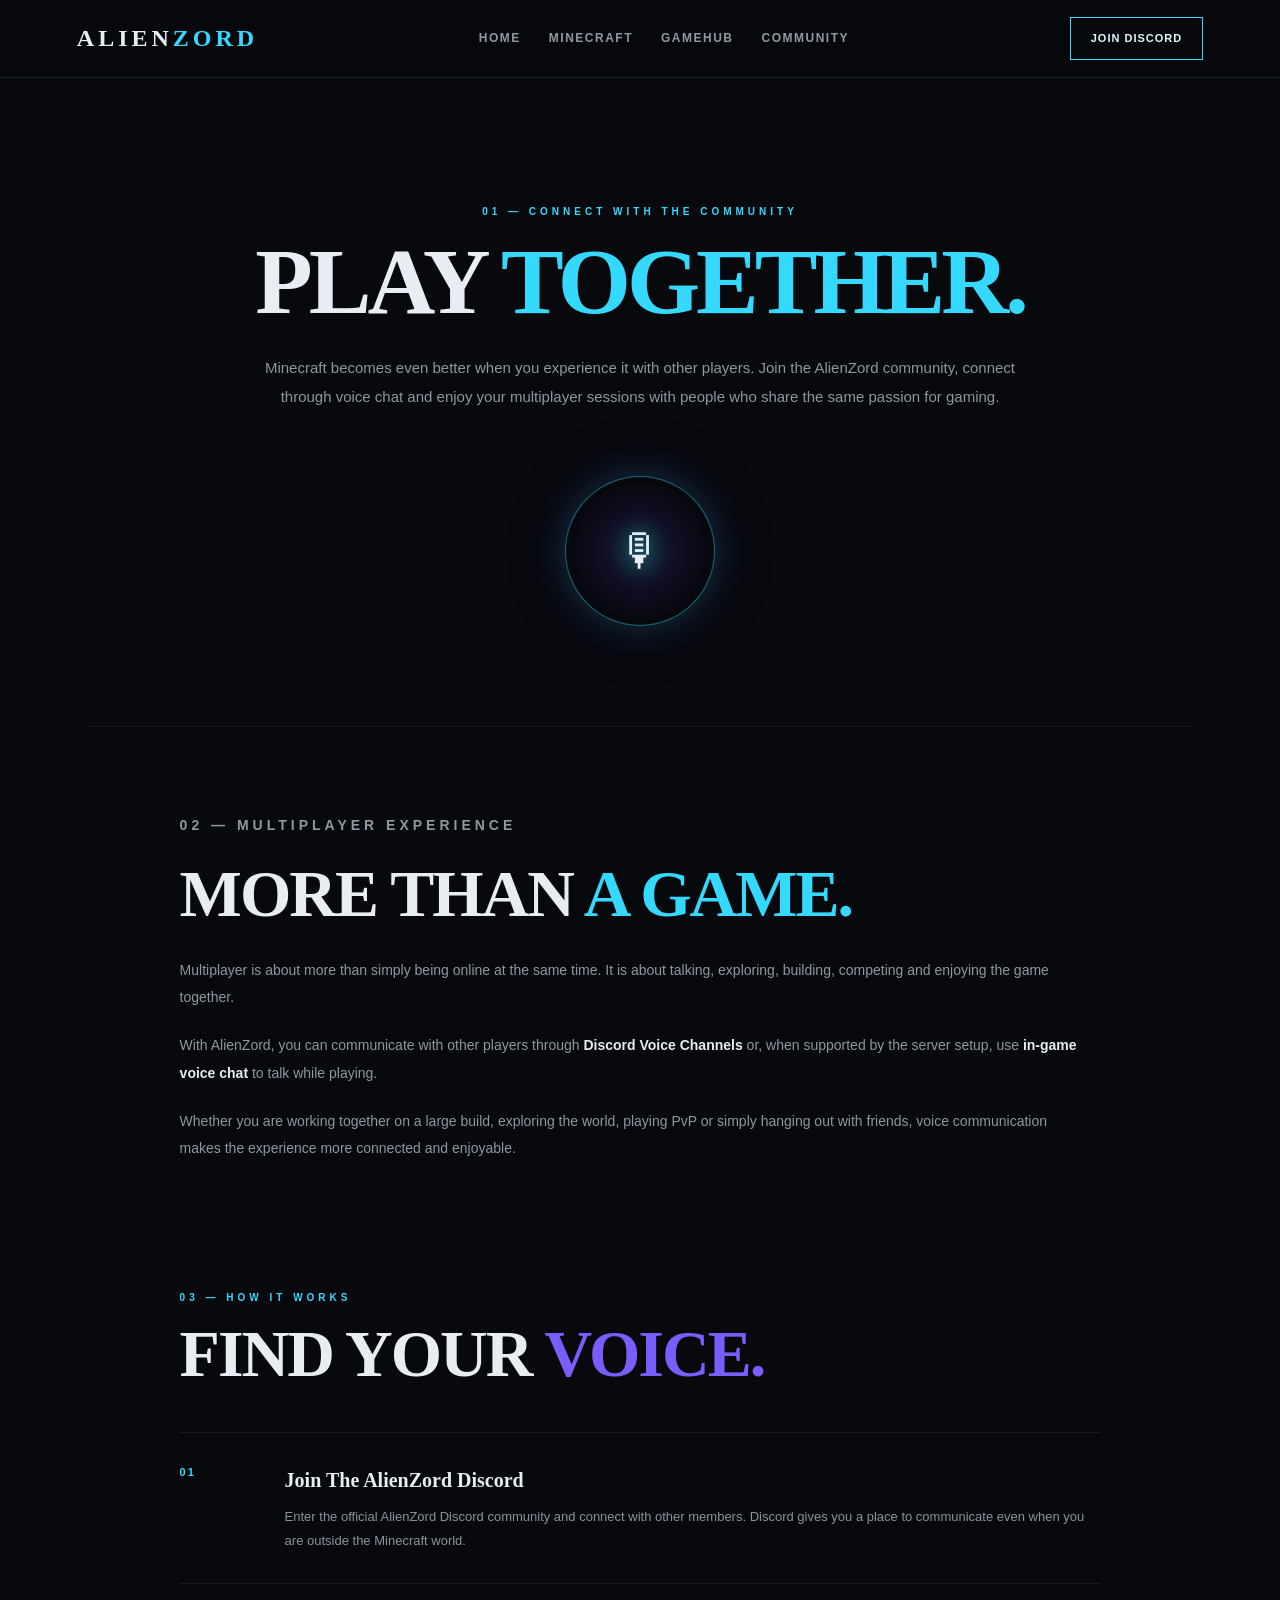
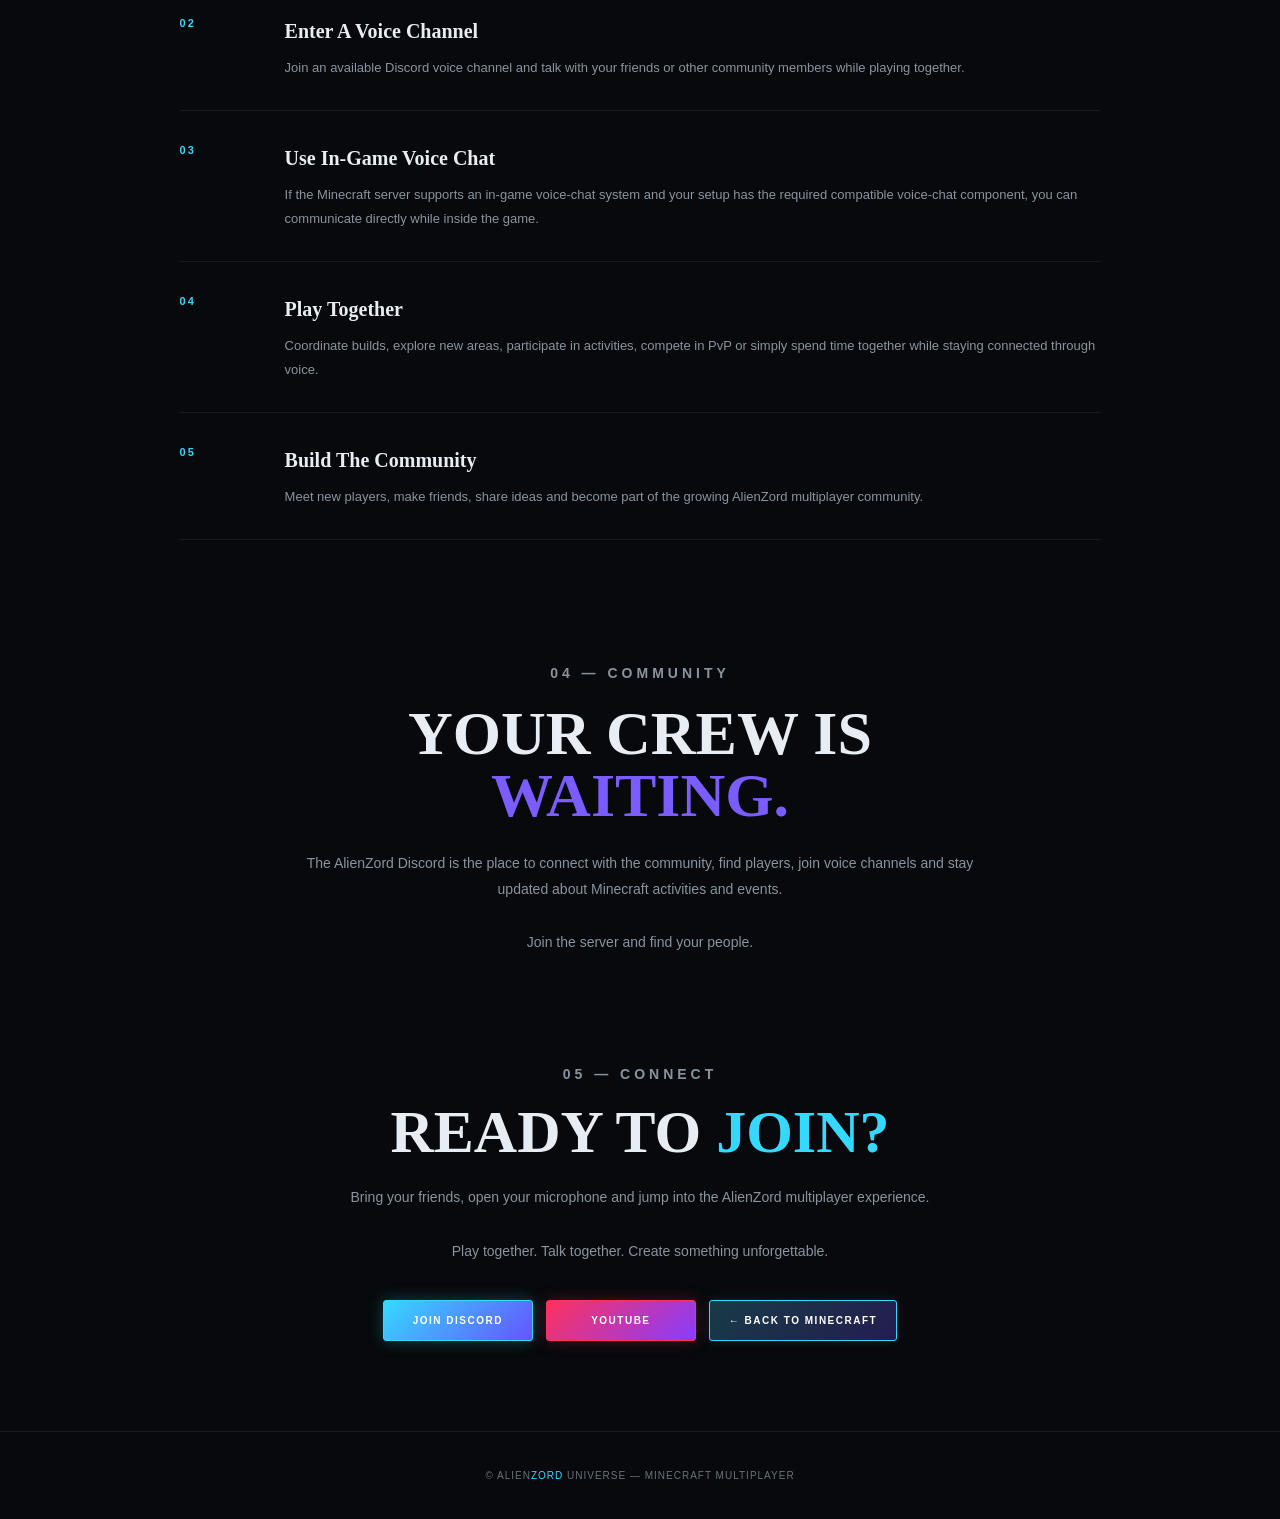
<file: minecraft-multiplayer.html>
<!DOCTYPE html>
<html lang="en">

<head>

    <meta charset="UTF-8">

    <meta name="viewport" content="width=device-width, initial-scale=1.0">

    <title>Multiplayer | AlienZord Minecraft</title>

    <meta
        name="description"
        content="Minecraft Multiplayer and Voice Chat — AlienZord Universe"
    >

    <style>

        /* =========================================
           ALIENZORD MULTIPLAYER
           CYAN + BLUE + PURPLE THEME
        ========================================= */

        * {
            margin: 0;
            padding: 0;
            box-sizing: border-box;
        }


        html {
            scroll-behavior: smooth;
        }


        body {
            background: #07090c;
            color: #e7edf2;

            font-family:
                Georgia,
                "Times New Roman",
                serif;

            line-height: 1.7;

            overflow-x: hidden;
        }


        a {
            text-decoration: none;
            color: inherit;
        }


        /* =========================================
           NAVBAR
        ========================================= */

        .navbar {

            position: fixed;

            top: 0;
            left: 0;

            width: 100%;
            height: 78px;

            padding: 0 6%;

            display: flex;

            align-items: center;

            justify-content: space-between;

            background:
                rgba(7, 9, 12, 0.95);

            border-bottom:
                1px solid rgba(54, 220, 255, 0.15);

            backdrop-filter: blur(18px);

            z-index: 9999;
        }


        .logo {

            color: #e7edf2;

            font-size: 24px;

            font-weight: 900;

            letter-spacing: 4px;
        }


        .logo span {
            color: #35d9ff;
        }


        .navbar nav {

            display: flex;

            gap: 28px;
        }


        .navbar nav a {

            position: relative;

            color: #8e99a3;

            font-family: Arial, sans-serif;

            font-size: 12px;

            font-weight: 600;

            letter-spacing: 1.5px;

            text-transform: uppercase;

            transition: 0.3s;
        }


        .navbar nav a:hover {
            color: #e7edf2;
        }


        .navbar nav a::after {

            content: "";

            position: absolute;

            left: 0;

            bottom: -7px;

            width: 0;

            height: 1px;

            background: #35d9ff;

            transition: 0.3s;
        }


        .navbar nav a:hover::after {
            width: 100%;
        }


        /* =========================================
           NAV DISCORD
        ========================================= */

        .discord-btn {

            padding: 11px 20px;

            border:
                1px solid #35d9ff;

            color: #dffaff;

            font-family: Arial, sans-serif;

            font-size: 11px;

            font-weight: 700;

            letter-spacing: 1px;

            transition: 0.3s;
        }


        .discord-btn:hover {

            color: #050709;

            background: #35d9ff;

            box-shadow:
                0 0 22px
                rgba(53, 217, 255, 0.45);
        }


        /* =========================================
           PAGE
        ========================================= */

        .multiplayer-page {

            padding-top: 78px;
        }


        /* =========================================
           HERO
        ========================================= */

        .mp-hero {

            max-width: 1100px;

            margin: auto;

            padding:
                125px 7%
                90px;

            text-align: center;

            border-bottom:
                1px solid
                rgba(231,237,242,0.07);
        }


        .small-label {

            margin-bottom: 18px;

            color: #35d9ff;

            font-family: Arial, sans-serif;

            font-size: 10px;

            font-weight: 700;

            letter-spacing: 4px;

            text-transform: uppercase;
        }


        .mp-hero h1 {

            font-size:
                clamp(48px, 8vw, 94px);

            line-height: 0.92;

            letter-spacing: -4px;

            margin-bottom: 30px;
        }


        .mp-hero h1 span {
            color: #35d9ff;
        }


        .hero-text {

            max-width: 800px;

            margin: auto;

            color: #8d98a2;

            font-family: Arial, sans-serif;

            font-size: 15px;

            line-height: 1.9;
        }


        /* =========================================
           VOICE GLOW
        ========================================= */

        .voice-orb {

            width: 150px;

            height: 150px;

            margin:
                65px auto
                10px;

            border-radius: 50%;

            border:
                1px solid
                rgba(53,217,255,0.45);

            background:
                radial-gradient(
                    circle,
                    rgba(53,217,255,0.16),
                    rgba(104,52,255,0.10),
                    transparent 70%
                );

            box-shadow:

                0 0 35px
                rgba(53,217,255,0.18),

                0 0 75px
                rgba(104,52,255,0.12);

            display: flex;

            align-items: center;

            justify-content: center;

            animation:
                voicePulse 3s ease-in-out infinite;
        }


        .voice-orb span {

            font-family: Arial, sans-serif;

            font-size: 45px;

            filter:
                drop-shadow(
                    0 0 12px
                    rgba(53,217,255,0.75)
                );
        }


        @keyframes voicePulse {

            0%,
            100% {

                transform: scale(1);

                box-shadow:
                    0 0 35px
                    rgba(53,217,255,0.18),
                    0 0 75px
                    rgba(104,52,255,0.12);
            }

            50% {

                transform: scale(1.06);

                box-shadow:
                    0 0 50px
                    rgba(53,217,255,0.30),
                    0 0 100px
                    rgba(104,52,255,0.20);
            }
        }


        /* =========================================
           DETAILS
        ========================================= */

        .mp-details {

            max-width: 1100px;

            margin: auto;

            padding:
                85px 7%
                90px;
        }


        .section-label {

            margin-bottom: 15px;

            color: #35d9ff;

            font-family: Arial, sans-serif;

            font-size: 10px;

            font-weight: 700;

            letter-spacing: 4px;

            text-transform: uppercase;
        }


        .mp-details h2 {

            font-size:
                clamp(38px, 6vw, 66px);

            line-height: 1;

            letter-spacing: -2px;

            margin-bottom: 30px;
        }


        .mp-details h2 span {
            color: #35d9ff;
        }


        .mp-details p {

            max-width: 900px;

            color: #8d98a2;

            font-family: Arial, sans-serif;

            font-size: 14px;

            line-height: 1.95;

            margin-bottom: 21px;
        }


        .mp-details strong {
            color: #e7edf2;
        }


        /* =========================================
           VOICE CHAT GUIDE
        ========================================= */

        .voice-section {

            max-width: 1100px;

            margin: auto;

            padding:
                15px 7%
                100px;
        }


        .voice-heading {

            margin-bottom: 45px;
        }


        .voice-heading h2 {

            font-size:
                clamp(38px, 6vw, 66px);

            line-height: 1;

            letter-spacing: -2px;
        }


        .voice-heading h2 span {
            color: #7b5cff;
        }


        /* =========================================
           GUIDE ITEMS
        ========================================= */

        .voice-item {

            display: grid;

            grid-template-columns:
                80px 1fr;

            gap: 25px;

            padding: 30px 0;

            border-top:
                1px solid
                rgba(231,237,242,0.07);
        }


        .voice-item:last-child {

            border-bottom:
                1px solid
                rgba(231,237,242,0.07);
        }


        .voice-number {

            color: #35d9ff;

            font-family: Arial, sans-serif;

            font-size: 11px;

            font-weight: 700;

            letter-spacing: 2px;
        }


        .voice-content h3 {

            margin-bottom: 8px;

            color: #e7edf2;

            font-size: 20px;
        }


        .voice-content p {

            color: #89949e;

            font-family: Arial, sans-serif;

            font-size: 13px;

            line-height: 1.85;
        }


        /* =========================================
           DISCORD SECTION
        ========================================= */

        .discord-section {

            max-width: 900px;

            margin: auto;

            padding:
                20px 7%
                90px;

            text-align: center;
        }


        .discord-section h2 {

            font-size:
                clamp(36px, 6vw, 62px);

            line-height: 1;

            margin-bottom: 24px;
        }


        .discord-section h2 span {
            color: #7b5cff;
        }


        .discord-section p {

            color: #89949e;

            font-family: Arial, sans-serif;

            font-size: 14px;

            line-height: 1.9;
        }


        /* =========================================
           FINAL
        ========================================= */

        .final-section {

            max-width: 900px;

            margin: auto;

            padding:
                15px 7%
                90px;

            text-align: center;
        }


        .final-section h2 {

            font-size:
                clamp(35px, 6vw, 60px);

            line-height: 1;

            margin-bottom: 22px;
        }


        .final-section h2 span {
            color: #35d9ff;
        }


        .final-section p {

            color: #89949e;

            font-family: Arial, sans-serif;

            font-size: 14px;

            line-height: 1.9;
        }


        /* =========================================
           BUTTONS
        ========================================= */

        .mp-actions {

            display: flex;

            justify-content: center;

            align-items: center;

            flex-wrap: wrap;

            gap: 13px;

            margin-top: 36px;
        }


        .mp-btn {

            display: inline-flex;

            align-items: center;

            justify-content: center;

            min-width: 150px;

            padding: 11px 19px;

            border: 1px solid;

            border-radius: 3px;

            font-family: Arial, sans-serif;

            font-size: 10px;

            font-weight: 800;

            letter-spacing: 1.5px;

            text-transform: uppercase;

            transition:
                transform 0.3s,
                box-shadow 0.3s;
        }


        /* DISCORD */

        .mp-discord {

            color: #ffffff;

            border-color: #35d9ff;

            background:
                linear-gradient(
                    135deg,
                    #35d9ff,
                    #6554ff
                );

            box-shadow:
                0 0 16px
                rgba(53,217,255,0.28);
        }


        .mp-discord:hover {

            transform:
                translateY(-3px);

            box-shadow:
                0 0 28px
                rgba(53,217,255,0.55);
        }


        /* YOUTUBE */

        .mp-youtube {

            color: #ffffff;

            border-color: #ff315d;

            background:
                linear-gradient(
                    135deg,
                    #ff315d,
                    #873dff
                );

            box-shadow:
                0 0 16px
                rgba(255,49,93,0.25);
        }


        .mp-youtube:hover {

            transform:
                translateY(-3px);

            box-shadow:
                0 0 28px
                rgba(255,49,93,0.50);
        }


        /* BACK */

        .mp-back {

            color: #ffffff;

            border-color: #35d9ff;

            background:
                linear-gradient(
                    135deg,
                    #173b47,
                    #241d50
                );

            box-shadow:
                0 0 12px
                rgba(53,217,255,0.12);
        }


        .mp-back:hover {

            transform:
                translateY(-3px);

            box-shadow:
                0 0 25px
                rgba(53,217,255,0.35);
        }


        /* =========================================
           FOOTER
        ========================================= */

        footer {

            padding:
                35px 7%;

            text-align: center;

            border-top:
                1px solid
                rgba(231,237,242,0.07);
        }


        footer p {

            color: #68727a;

            font-family: Arial, sans-serif;

            font-size: 10px;

            letter-spacing: 1px;
        }


        footer span {
            color: #35d9ff;
        }


        /* =========================================
           MOBILE
        ========================================= */

        @media (max-width: 700px) {

            .navbar {

                height: 70px;

                padding: 0 5%;
            }


            .logo {

                font-size: 18px;

                letter-spacing: 3px;
            }


            .navbar nav {
                display: none;
            }


            .discord-btn {

                padding: 9px 13px;

                font-size: 9px;
            }


            .multiplayer-page {

                padding-top: 70px;
            }


            .mp-hero {

                padding:
                    90px 6%
                    65px;
            }


            .mp-hero h1 {

                font-size: 50px;

                letter-spacing: -2px;
            }


            .hero-text {

                font-size: 13px;
            }


            .voice-orb {

                width: 125px;

                height: 125px;

                margin-top: 50px;
            }


            .voice-orb span {
                font-size: 38px;
            }


            .mp-details {

                padding:
                    65px 6%
                    70px;
            }


            .voice-section {

                padding:
                    10px 6%
                    70px;
            }


            .voice-item {

                grid-template-columns:
                    55px 1fr;

                gap: 15px;

                padding: 25px 0;
            }


            .voice-content h3 {
                font-size: 17px;
            }


            .voice-content p {
                font-size: 12px;
            }


            .discord-section,
            .final-section {

                padding:
                    20px 6%
                    70px;
            }


            .mp-actions {

                flex-direction: column;

                width: 100%;
            }


            .mp-btn {

                width: 100%;

                max-width: 270px;
            }

        }

    </style>

</head>


<body>


    <!-- =========================================
         NAVBAR
    ========================================= -->

    <header class="navbar">


        <a
            href="index.html"
            class="logo"
        >
            ALIEN<span>ZORD</span>
        </a>


        <nav>

            <a href="index.html">
                Home
            </a>

            <a href="minecraft.html">
                Minecraft
            </a>

            <a href="index.html#gamehub">
                GameHub
            </a>

            <a href="index.html#community">
                Community
            </a>

        </nav>


        <a
            href="https://discord.gg/Jzn6PaJcd"
            class="discord-btn"
            target="_blank"
            rel="noopener noreferrer"
        >
            JOIN DISCORD
        </a>


    </header>



    <main class="multiplayer-page">


        <!-- =========================================
             HERO
        ========================================= -->

        <section class="mp-hero">


            <p class="small-label">
                01 — CONNECT WITH THE COMMUNITY
            </p>


            <h1>
                PLAY
                <span>TOGETHER.</span>
            </h1>


            <p class="hero-text">

                Minecraft becomes even better when you
                experience it with other players.

                Join the AlienZord community, connect
                through voice chat and enjoy your
                multiplayer sessions with people who
                share the same passion for gaming.

            </p>


            <div class="voice-orb">

                <span>🎙</span>

            </div>


        </section>



        <!-- =========================================
             DETAILS
        ========================================= -->

        <section class="mp-details">


            <p class="section-label">
                02 — MULTIPLAYER EXPERIENCE
            </p>


            <h2>
                MORE THAN
                <span>A GAME.</span>
            </h2>


            <p>

                Multiplayer is about more than simply
                being online at the same time. It is about
                talking, exploring, building, competing
                and enjoying the game together.

            </p>


            <p>

                With AlienZord, you can communicate with
                other players through <strong>Discord Voice
                Channels</strong> or, when supported by the
                server setup, use <strong>in-game voice chat</strong>
                to talk while playing.

            </p>


            <p>

                Whether you are working together on a
                large build, exploring the world, playing
                PvP or simply hanging out with friends,
                voice communication makes the experience
                more connected and enjoyable.

            </p>


        </section>



        <!-- =========================================
             VOICE GUIDE
        ========================================= -->

        <section class="voice-section">


            <div class="voice-heading">


                <p class="section-label">
                    03 — HOW IT WORKS
                </p>


                <h2>
                    FIND YOUR
                    <span>VOICE.</span>
                </h2>


            </div>



            <!-- 01 -->

            <div class="voice-item">


                <div class="voice-number">
                    01
                </div>


                <div class="voice-content">


                    <h3>
                        Join The AlienZord Discord
                    </h3>


                    <p>

                        Enter the official AlienZord Discord
                        community and connect with other
                        members. Discord gives you a place
                        to communicate even when you are
                        outside the Minecraft world.

                    </p>


                </div>


            </div>



            <!-- 02 -->

            <div class="voice-item">


                <div class="voice-number">
                    02
                </div>


                <div class="voice-content">


                    <h3>
                        Enter A Voice Channel
                    </h3>


                    <p>

                        Join an available Discord voice
                        channel and talk with your friends
                        or other community members while
                        playing together.

                    </p>


                </div>


            </div>



            <!-- 03 -->

            <div class="voice-item">


                <div class="voice-number">
                    03
                </div>


                <div class="voice-content">


                    <h3>
                        Use In-Game Voice Chat
                    </h3>


                    <p>

                        If the Minecraft server supports
                        an in-game voice-chat system and
                        your setup has the required
                        compatible voice-chat component,
                        you can communicate directly
                        while inside the game.

                    </p>


                </div>


            </div>



            <!-- 04 -->

            <div class="voice-item">


                <div class="voice-number">
                    04
                </div>


                <div class="voice-content">


                    <h3>
                        Play Together
                    </h3>


                    <p>

                        Coordinate builds, explore new
                        areas, participate in activities,
                        compete in PvP or simply spend
                        time together while staying
                        connected through voice.

                    </p>


                </div>


            </div>



            <!-- 05 -->

            <div class="voice-item">


                <div class="voice-number">
                    05
                </div>


                <div class="voice-content">


                    <h3>
                        Build The Community
                    </h3>


                    <p>

                        Meet new players, make friends,
                        share ideas and become part of
                        the growing AlienZord multiplayer
                        community.

                    </p>


                </div>


            </div>


        </section>



        <!-- =========================================
             DISCORD
        ========================================= -->

        <section class="discord-section">


            <p class="section-label">
                04 — COMMUNITY
            </p>


            <h2>
                YOUR CREW IS
                <span>WAITING.</span>
            </h2>


            <p>

                The AlienZord Discord is the place to
                connect with the community, find players,
                join voice channels and stay updated
                about Minecraft activities and events.

                <br><br>

                Join the server and find your people.

            </p>


        </section>



        <!-- =========================================
             FINAL
        ========================================= -->

        <section class="final-section">


            <p class="section-label">
                05 — CONNECT
            </p>


            <h2>
                READY TO
                <span>JOIN?</span>
            </h2>


            <p>

                Bring your friends, open your microphone
                and jump into the AlienZord multiplayer
                experience.

                <br><br>

                Play together. Talk together.
                Create something unforgettable.

            </p>



            <div class="mp-actions">


                <!-- DISCORD -->

                <a
                    href="https://discord.gg/Jzn6PaJcd"
                    class="mp-btn mp-discord"
                    target="_blank"
                    rel="noopener noreferrer"
                >
                    JOIN DISCORD
                </a>


                <!-- YOUTUBE -->

                <a
                    href="https://youtube.com/@alienzostudio775"
                    class="mp-btn mp-youtube"
                    target="_blank"
                    rel="noopener noreferrer"
                >
                    YOUTUBE
                </a>


                <!-- BACK -->

                <a
                    href="minecraft.html"
                    class="mp-btn mp-back"
                >
                    ← BACK TO MINECRAFT
                </a>


            </div>


        </section>


    </main>



    <!-- =========================================
         FOOTER
    ========================================= -->

    <footer>

        <p>

            © ALIEN<span>ZORD</span> UNIVERSE —
            MINECRAFT MULTIPLAYER

        </p>

    </footer>


</body>

</html>
</file>
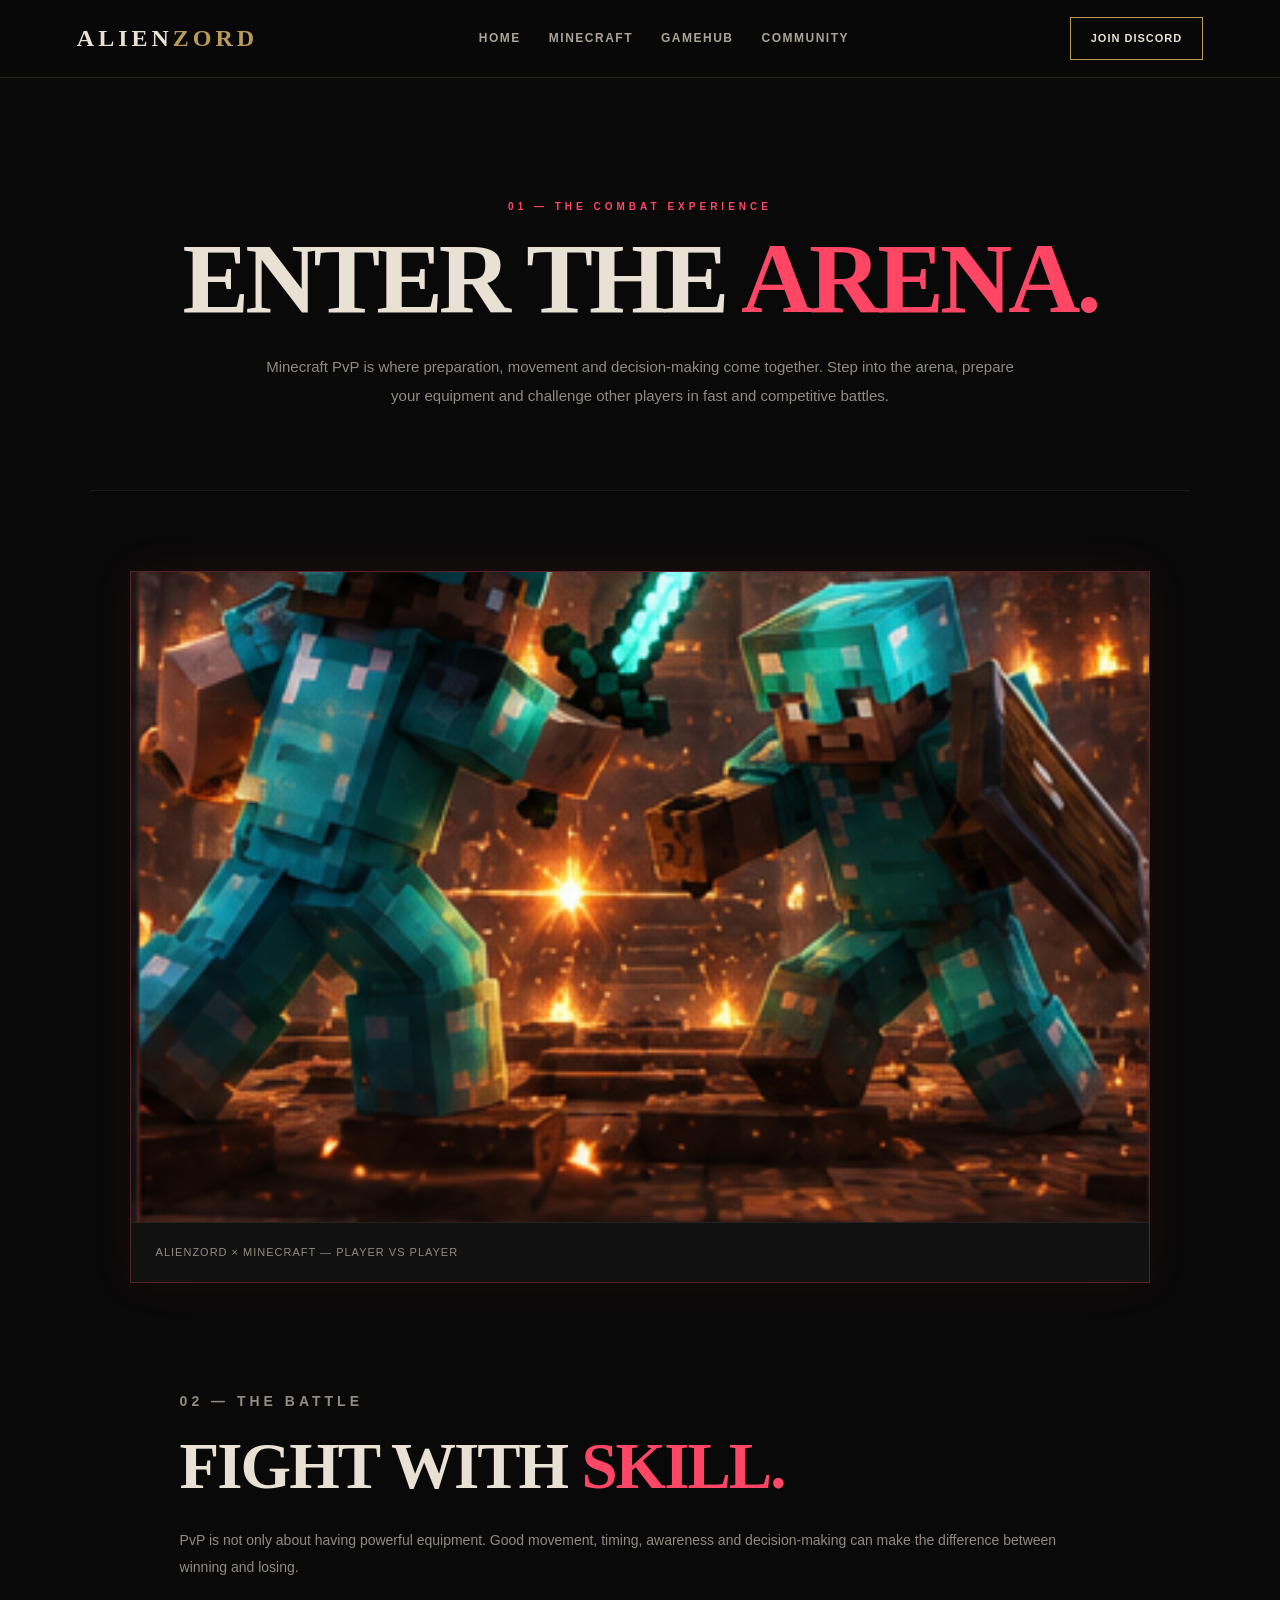
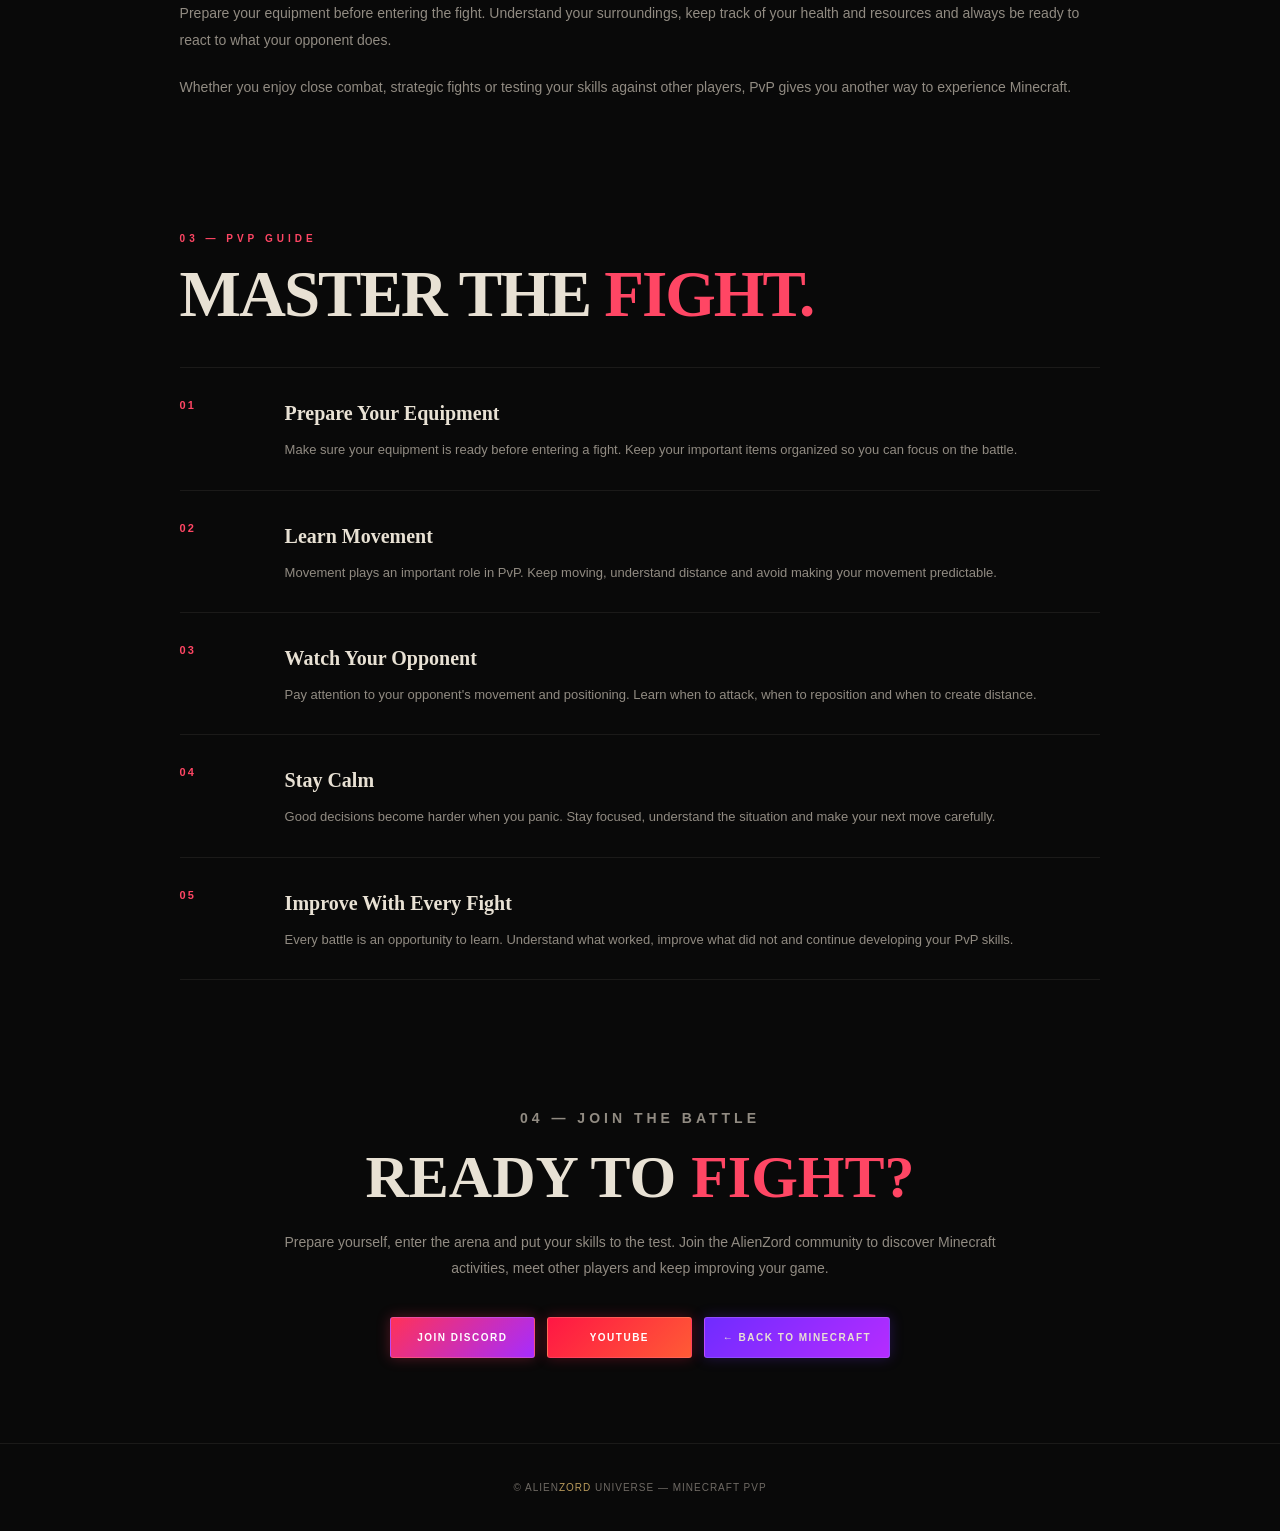
<file: minecraft-pvp.html>
<!DOCTYPE html>
<html lang="en">

<head>

    <meta charset="UTF-8">

    <meta name="viewport" content="width=device-width, initial-scale=1.0">

    <title>PvP | AlienZord Minecraft</title>

    <meta
        name="description"
        content="Minecraft PvP — AlienZord Universe"
    >

    <style>

        * {
            margin: 0;
            padding: 0;
            box-sizing: border-box;
        }

        html {
            scroll-behavior: smooth;
        }

        body {
            background: #090909;
            color: #e8e1d4;
            font-family: Georgia, "Times New Roman", serif;
            line-height: 1.7;
            overflow-x: hidden;
        }

        a {
            text-decoration: none;
            color: inherit;
        }


        /* =========================================
           NAVBAR
        ========================================= */

        .navbar {
            position: fixed;
            top: 0;
            left: 0;

            width: 100%;
            height: 78px;

            padding: 0 6%;

            display: flex;
            align-items: center;
            justify-content: space-between;

            background: rgba(9, 9, 9, 0.95);

            border-bottom:
                1px solid rgba(185,154,91,0.18);

            backdrop-filter: blur(18px);

            z-index: 9999;
        }


        .logo {
            color: #e8e1d4;

            font-size: 24px;
            font-weight: 900;

            letter-spacing: 4px;
        }


        .logo span {
            color: #b99a5b;
        }


        .navbar nav {
            display: flex;
            gap: 28px;
        }


        .navbar nav a {
            position: relative;

            color: #aaa397;

            font-family: Arial, sans-serif;

            font-size: 12px;
            font-weight: 600;

            letter-spacing: 1.5px;

            text-transform: uppercase;

            transition: 0.3s;
        }


        .navbar nav a:hover {
            color: #e8e1d4;
        }


        .navbar nav a::after {
            content: "";

            position: absolute;

            left: 0;
            bottom: -7px;

            width: 0;
            height: 1px;

            background: #b99a5b;

            transition: 0.3s;
        }


        .navbar nav a:hover::after {
            width: 100%;
        }


        .discord-btn {
            padding: 11px 20px;

            border: 1px solid #b99a5b;

            color: #e8e1d4;

            font-family: Arial, sans-serif;

            font-size: 11px;
            font-weight: 700;

            letter-spacing: 1px;

            transition: 0.3s;
        }


        .discord-btn:hover {
            color: #090909;

            background: #b99a5b;

            box-shadow:
                0 0 20px
                rgba(185,154,91,0.30);
        }


        /* =========================================
           MAIN
        ========================================= */

        .pvp-page {
            padding-top: 78px;
        }


        /* =========================================
           HERO
        ========================================= */

        .pvp-hero {
            max-width: 1100px;

            margin: auto;

            padding:
                120px 7%
                80px;

            text-align: center;

            border-bottom:
                1px solid rgba(232,225,212,0.08);
        }


        .small-label {
            margin-bottom: 18px;

            color: #ff4664;

            font-family: Arial, sans-serif;

            font-size: 10px;
            font-weight: 700;

            letter-spacing: 4px;

            text-transform: uppercase;
        }


        .pvp-hero h1 {
            font-size:
                clamp(52px, 9vw, 100px);

            line-height: 0.92;

            letter-spacing: -4px;

            margin-bottom: 28px;
        }


        .pvp-hero h1 span {
            color: #ff4664;
        }


        .hero-text {
            max-width: 780px;

            margin: auto;

            color: #918b82;

            font-family: Arial, sans-serif;

            font-size: 15px;

            line-height: 1.9;
        }


        /* =========================================
           IMAGE
        ========================================= */

        .pvp-image-section {
            max-width: 1200px;

            margin: auto;

            padding:
                80px 7%;
        }


        .pvp-image-box {
            overflow: hidden;

            border:
                1px solid rgba(255,70,100,0.30);

            background: #111;

            box-shadow:
                0 0 40px
                rgba(255,50,80,0.08);
        }


        .pvp-image-box img {
            display: block;

            width: 100%;
            height: auto;

            max-height: 650px;

            object-fit: cover;

            transition: 0.5s ease;
        }


        .pvp-image-box:hover img {
            transform: scale(1.02);
        }


        .image-caption {
            padding: 20px 25px;

            color: #918b82;

            font-family: Arial, sans-serif;

            font-size: 11px;

            letter-spacing: 1px;

            border-top:
                1px solid rgba(232,225,212,0.08);
        }


        /* =========================================
           DETAILS
        ========================================= */

        .pvp-details {
            max-width: 1100px;

            margin: auto;

            padding:
                25px 7%
                90px;
        }


        .section-label {
            margin-bottom: 15px;

            color: #ff4664;

            font-family: Arial, sans-serif;

            font-size: 10px;

            font-weight: 700;

            letter-spacing: 4px;

            text-transform: uppercase;
        }


        .pvp-details h2 {
            font-size:
                clamp(38px, 6vw, 65px);

            line-height: 1;

            letter-spacing: -2px;

            margin-bottom: 28px;
        }


        .pvp-details h2 span {
            color: #ff4664;
        }


        .pvp-details p {
            max-width: 900px;

            color: #918b82;

            font-family: Arial, sans-serif;

            font-size: 14px;

            line-height: 1.9;

            margin-bottom: 20px;
        }


        .pvp-details strong {
            color: #e8e1d4;
        }


        /* =========================================
           GUIDE
        ========================================= */

        .pvp-guide {
            max-width: 1100px;

            margin: auto;

            padding:
                20px 7%
                100px;
        }


        .guide-heading {
            margin-bottom: 40px;
        }


        .guide-heading h2 {
            font-size:
                clamp(38px, 6vw, 65px);

            line-height: 1;

            letter-spacing: -2px;
        }


        .guide-heading h2 span {
            color: #ff4664;
        }


        /* =========================================
           GUIDE ITEM
        ========================================= */

        .guide-item {
            display: grid;

            grid-template-columns: 80px 1fr;

            gap: 25px;

            padding: 28px 0;

            border-top:
                1px solid rgba(232,225,212,0.08);
        }


        .guide-item:last-child {
            border-bottom:
                1px solid rgba(232,225,212,0.08);
        }


        .guide-number {
            color: #ff4664;

            font-family: Arial, sans-serif;

            font-size: 11px;

            font-weight: 700;

            letter-spacing: 2px;
        }


        .guide-content h3 {
            margin-bottom: 8px;

            color: #e8e1d4;

            font-size: 20px;
        }


        .guide-content p {
            color: #918b82;

            font-family: Arial, sans-serif;

            font-size: 13px;

            line-height: 1.8;
        }


        /* =========================================
           FINAL MESSAGE
        ========================================= */

        .final-section {
            max-width: 900px;

            margin: auto;

            padding:
                25px 7%
                85px;

            text-align: center;
        }


        .final-section h2 {
            font-size:
                clamp(35px, 6vw, 60px);

            line-height: 1;

            margin-bottom: 22px;
        }


        .final-section h2 span {
            color: #ff4664;
        }


        .final-section p {
            color: #918b82;

            font-family: Arial, sans-serif;

            font-size: 14px;

            line-height: 1.9;
        }


        /* =========================================
           BUTTONS
        ========================================= */

        .pvp-actions {
            display: flex;

            justify-content: center;

            align-items: center;

            flex-wrap: wrap;

            gap: 12px;

            margin-top: 35px;
        }


        .pvp-btn {
            display: inline-flex;

            align-items: center;

            justify-content: center;

            min-width: 145px;

            padding: 11px 18px;

            color: #ffffff;

            border: 1px solid
                rgba(255,255,255,0.15);

            border-radius: 3px;

            font-family: Arial, sans-serif;

            font-size: 10px;

            font-weight: 800;

            letter-spacing: 1.5px;

            text-transform: uppercase;

            transition:
                transform 0.3s,
                box-shadow 0.3s;
        }


        /* DISCORD */

        .discord-pvp {
            background:
                linear-gradient(
                    135deg,
                    #ff3159,
                    #a62cff
                );

            box-shadow:
                0 0 14px
                rgba(255,49,89,0.30);
        }


        .discord-pvp:hover {
            transform: translateY(-3px);

            box-shadow:
                0 0 25px
                rgba(255,49,89,0.55);
        }


        /* YOUTUBE */

        .youtube-pvp {
            background:
                linear-gradient(
                    135deg,
                    #ff1744,
                    #ff5b35
                );

            box-shadow:
                0 0 14px
                rgba(255,23,68,0.28);
        }


        .youtube-pvp:hover {
            transform: translateY(-3px);

            box-shadow:
                0 0 25px
                rgba(255,23,68,0.50);
        }


        /* BACK */

        .back-pvp {
            color: #e8e1d4;

            background:
                linear-gradient(
                    135deg,
                    #702cff,
                    #b52cff
                );

            box-shadow:
                0 0 14px
                rgba(112,44,255,0.25);
        }


        .back-pvp:hover {
            transform: translateY(-3px);

            box-shadow:
                0 0 25px
                rgba(112,44,255,0.45);
        }


        /* =========================================
           FOOTER
        ========================================= */

        footer {
            padding:
                35px 7%;

            text-align: center;

            border-top:
                1px solid rgba(232,225,212,0.08);
        }


        footer p {
            color: #6f6a64;

            font-family: Arial, sans-serif;

            font-size: 10px;

            letter-spacing: 1px;
        }


        footer span {
            color: #b99a5b;
        }


        /* =========================================
           MOBILE
        ========================================= */

        @media (max-width: 700px) {

            .navbar {
                height: 70px;

                padding: 0 5%;
            }


            .logo {
                font-size: 18px;

                letter-spacing: 3px;
            }


            .navbar nav {
                display: none;
            }


            .discord-btn {
                padding: 9px 13px;

                font-size: 9px;
            }


            .pvp-page {
                padding-top: 70px;
            }


            .pvp-hero {
                padding:
                    85px 6%
                    60px;
            }


            .pvp-hero h1 {
                font-size: 52px;

                letter-spacing: -2px;
            }


            .hero-text {
                font-size: 13px;
            }


            .pvp-image-section {
                padding:
                    50px 5%;
            }


            .pvp-details {
                padding:
                    20px 6%
                    70px;
            }


            .pvp-guide {
                padding:
                    10px 6%
                    70px;
            }


            .guide-item {
                grid-template-columns: 55px 1fr;

                gap: 15px;
            }


            .guide-content h3 {
                font-size: 17px;
            }


            .guide-content p {
                font-size: 12px;
            }


            .final-section {
                padding:
                    20px 6%
                    70px;
            }


            .pvp-actions {
                flex-direction: column;
            }


            .pvp-btn {
                width: 100%;
                max-width: 260px;
            }

        }

    </style>

</head>


<body>


    <!-- =========================================
         NAVBAR
    ========================================= -->

    <header class="navbar">

        <a
            href="index.html"
            class="logo"
        >
            ALIEN<span>ZORD</span>
        </a>


        <nav>

            <a href="index.html">
                Home
            </a>

            <a href="minecraft.html">
                Minecraft
            </a>

            <a href="index.html#gamehub">
                GameHub
            </a>

            <a href="index.html#community">
                Community
            </a>

        </nav>


        <a
            href="https://discord.gg/Jzn6PaJcd"
            class="discord-btn"
            target="_blank"
            rel="noopener noreferrer"
        >
            JOIN DISCORD
        </a>

    </header>



    <!-- =========================================
         MAIN
    ========================================= -->

    <main class="pvp-page">


        <!-- =========================================
             HERO
        ========================================= -->

        <section class="pvp-hero">

            <p class="small-label">
                01 — THE COMBAT EXPERIENCE
            </p>


            <h1>
                ENTER THE
                <span>ARENA.</span>
            </h1>


            <p class="hero-text">

                Minecraft PvP is where preparation,
                movement and decision-making come
                together.

                Step into the arena, prepare your
                equipment and challenge other players
                in fast and competitive battles.

            </p>

        </section>



        <!-- =========================================
             IMAGE
        ========================================= -->

        <section class="pvp-image-section">

            <div class="pvp-image-box">

                <img
                    src="images/minecraft-pvp.png"
                    alt="AlienZord Minecraft PvP"
                >


                <div class="image-caption">

                    ALIENZORD × MINECRAFT — PLAYER VS PLAYER

                </div>

            </div>

        </section>



        <!-- =========================================
             DETAILS
        ========================================= -->

        <section class="pvp-details">

            <p class="section-label">
                02 — THE BATTLE
            </p>


            <h2>
                FIGHT WITH
                <span>SKILL.</span>
            </h2>


            <p>

                PvP is not only about having powerful
                equipment. Good movement, timing,
                awareness and decision-making can make
                the difference between winning and losing.

            </p>


            <p>

                Prepare your equipment before entering
                the fight. Understand your surroundings,
                keep track of your health and resources
                and always be ready to react to what your
                opponent does.

            </p>


            <p>

                Whether you enjoy close combat,
                strategic fights or testing your skills
                against other players, PvP gives you
                another way to experience Minecraft.

            </p>

        </section>



        <!-- =========================================
             GUIDE
        ========================================= -->

        <section class="pvp-guide">


            <div class="guide-heading">

                <p class="section-label">
                    03 — PVP GUIDE
                </p>


                <h2>
                    MASTER THE
                    <span>FIGHT.</span>
                </h2>

            </div>



            <!-- GUIDE 01 -->

            <div class="guide-item">

                <div class="guide-number">
                    01
                </div>


                <div class="guide-content">

                    <h3>
                        Prepare Your Equipment
                    </h3>


                    <p>

                        Make sure your equipment is ready
                        before entering a fight. Keep your
                        important items organized so you
                        can focus on the battle.

                    </p>

                </div>

            </div>



            <!-- GUIDE 02 -->

            <div class="guide-item">

                <div class="guide-number">
                    02
                </div>


                <div class="guide-content">

                    <h3>
                        Learn Movement
                    </h3>


                    <p>

                        Movement plays an important role
                        in PvP. Keep moving, understand
                        distance and avoid making your
                        movement predictable.

                    </p>

                </div>

            </div>



            <!-- GUIDE 03 -->

            <div class="guide-item">

                <div class="guide-number">
                    03
                </div>


                <div class="guide-content">

                    <h3>
                        Watch Your Opponent
                    </h3>


                    <p>

                        Pay attention to your opponent's
                        movement and positioning. Learn
                        when to attack, when to reposition
                        and when to create distance.

                    </p>

                </div>

            </div>



            <!-- GUIDE 04 -->

            <div class="guide-item">

                <div class="guide-number">
                    04
                </div>


                <div class="guide-content">

                    <h3>
                        Stay Calm
                    </h3>


                    <p>

                        Good decisions become harder when
                        you panic. Stay focused, understand
                        the situation and make your next
                        move carefully.

                    </p>

                </div>

            </div>



            <!-- GUIDE 05 -->

            <div class="guide-item">

                <div class="guide-number">
                    05
                </div>


                <div class="guide-content">

                    <h3>
                        Improve With Every Fight
                    </h3>


                    <p>

                        Every battle is an opportunity to
                        learn. Understand what worked,
                        improve what did not and continue
                        developing your PvP skills.

                    </p>

                </div>

            </div>


        </section>



        <!-- =========================================
             FINAL
        ========================================= -->

        <section class="final-section">

            <p class="section-label">
                04 — JOIN THE BATTLE
            </p>


            <h2>
                READY TO
                <span>FIGHT?</span>
            </h2>


            <p>

                Prepare yourself, enter the arena and
                put your skills to the test.

                Join the AlienZord community to discover
                Minecraft activities, meet other players
                and keep improving your game.

            </p>



            <div class="pvp-actions">


                <!-- DISCORD -->

                <a
                    href="https://discord.gg/Jzn6PaJcd"
                    class="pvp-btn discord-pvp"
                    target="_blank"
                    rel="noopener noreferrer"
                >
                    JOIN DISCORD
                </a>


                <!-- YOUTUBE -->

                <a
                    href="https://youtube.com/@alienzostudio775"
                    class="pvp-btn youtube-pvp"
                    target="_blank"
                    rel="noopener noreferrer"
                >
                    YOUTUBE
                </a>


                <!-- BACK -->

                <a
                    href="minecraft.html"
                    class="pvp-btn back-pvp"
                >
                    ← BACK TO MINECRAFT
                </a>


            </div>

        </section>


    </main>



    <!-- =========================================
         FOOTER
    ========================================= -->

    <footer>

        <p>
            © ALIEN<span>ZORD</span> UNIVERSE —
            MINECRAFT PVP
        </p>

    </footer>


</body>

</html>
</file>
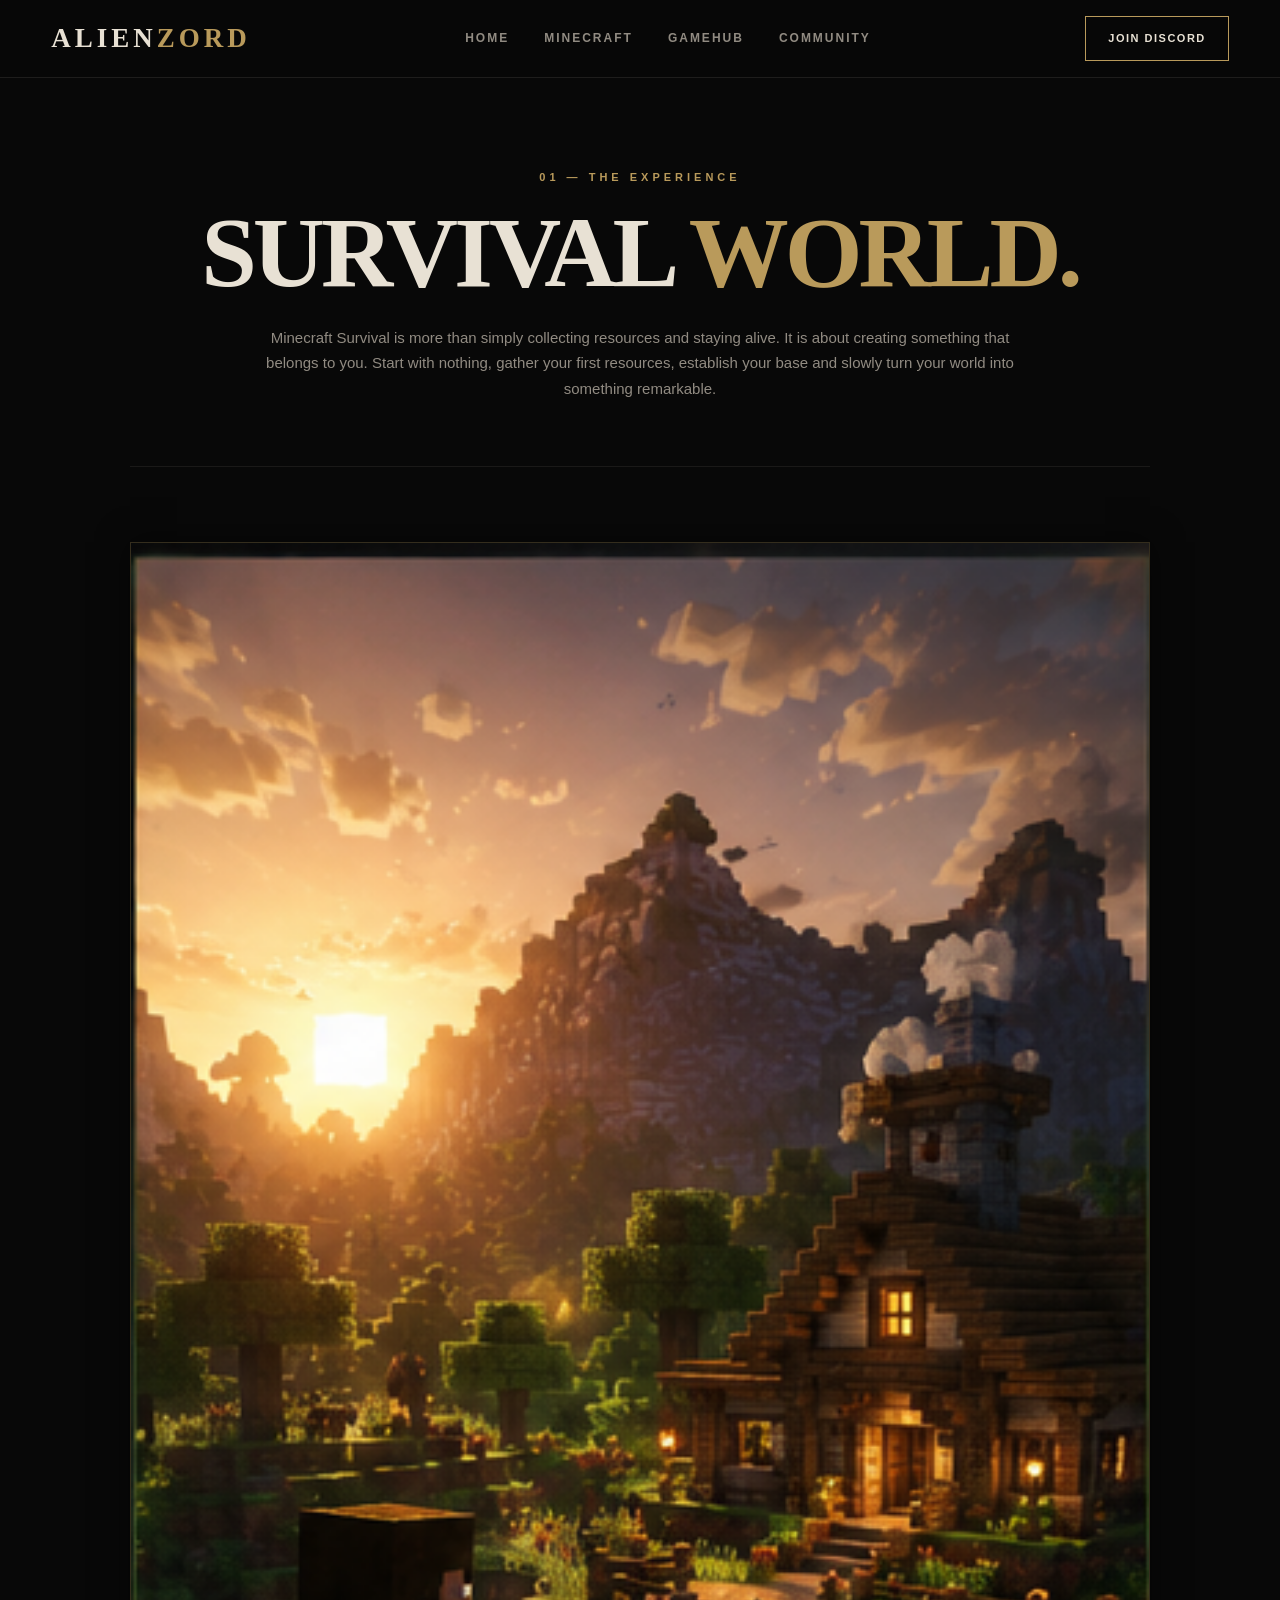
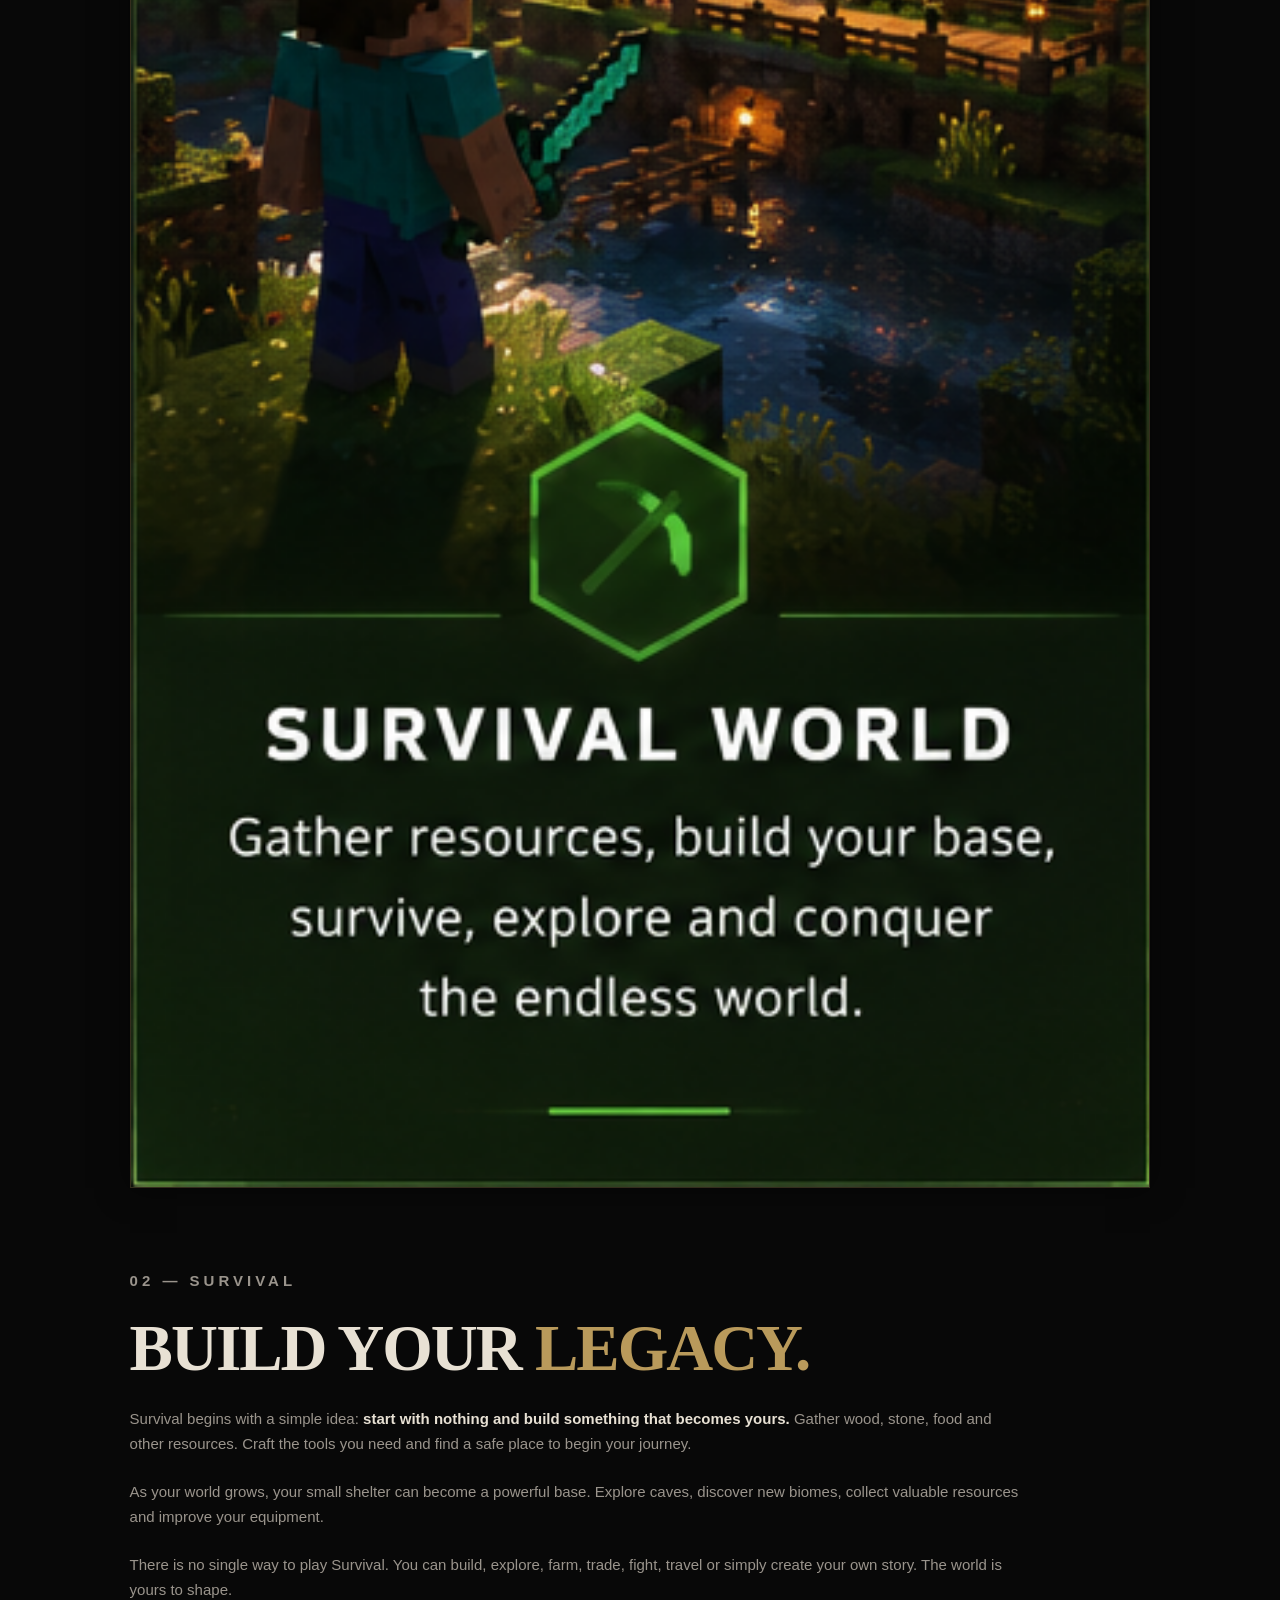
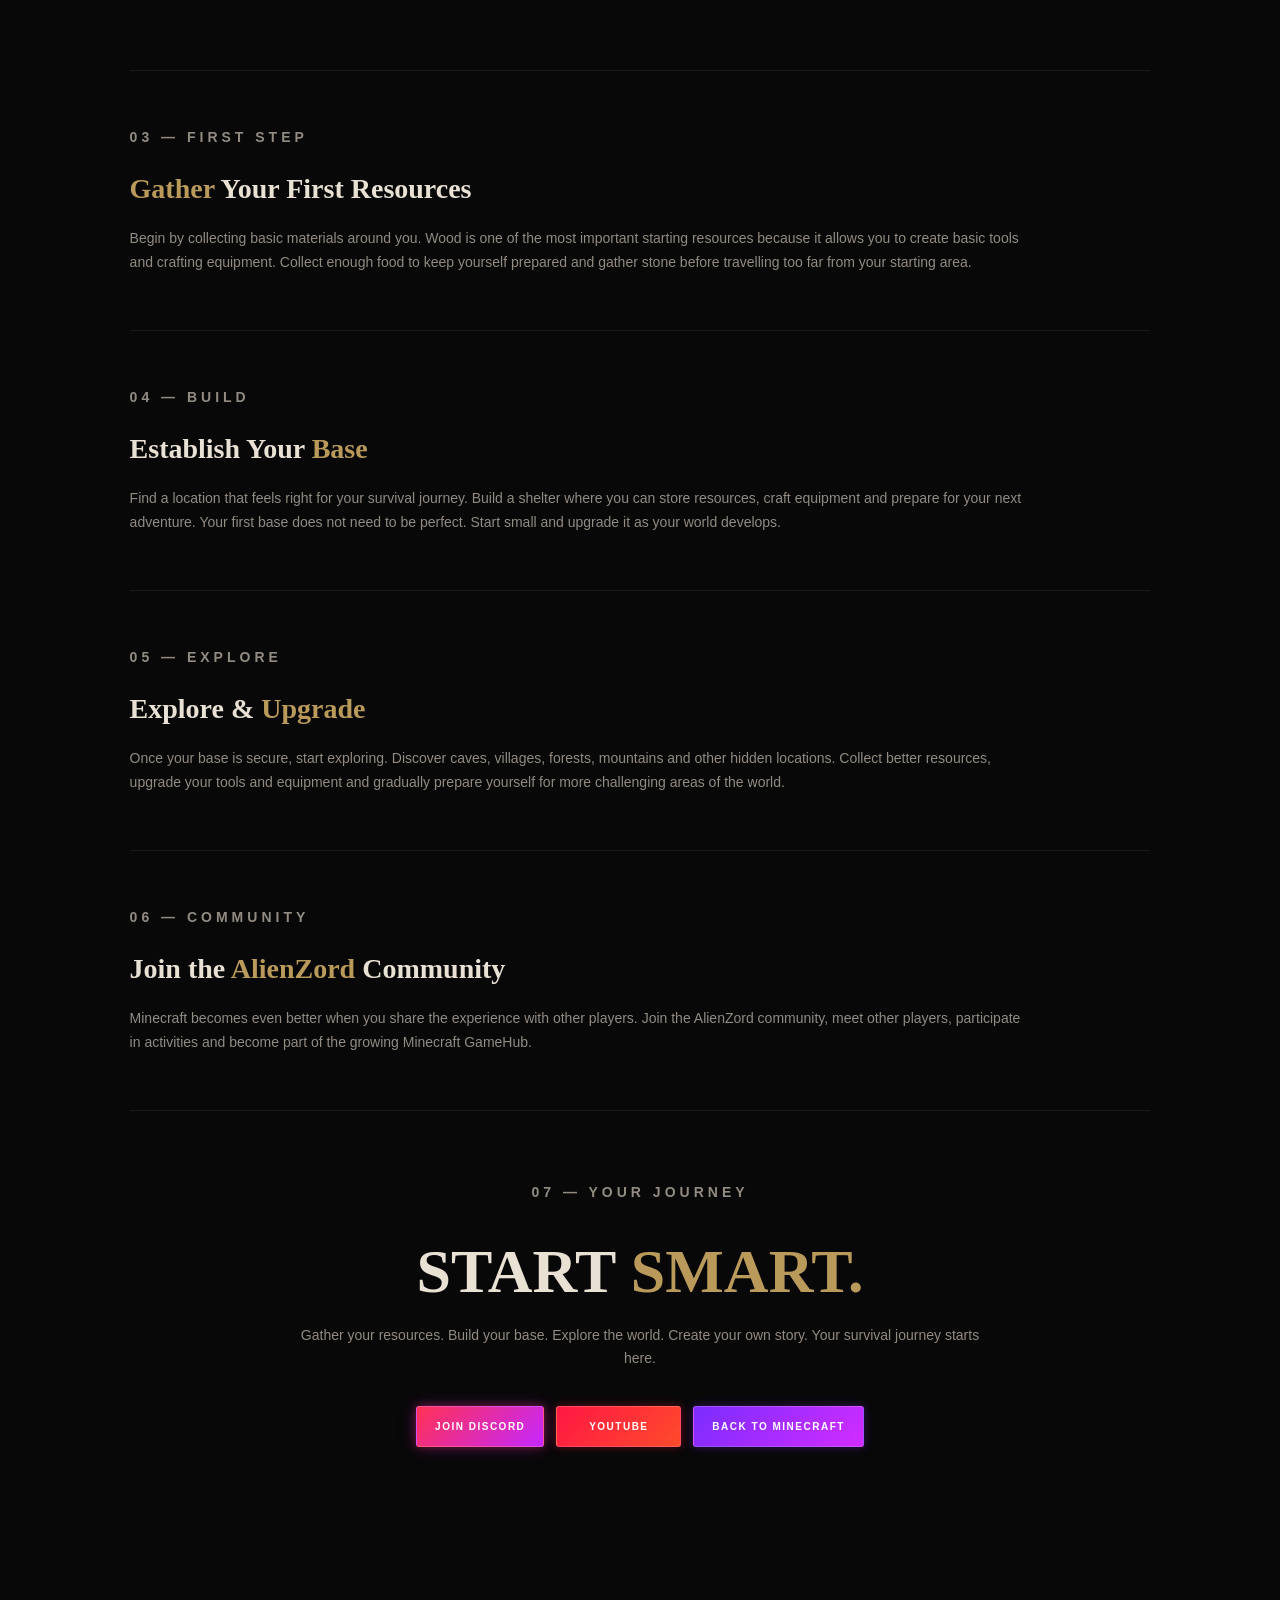
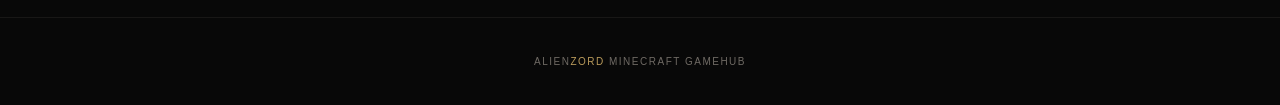
<file: minecraft-survival.html>
<!DOCTYPE html>
<html lang="en">

<head>

    <meta charset="UTF-8">

    <meta
        name="viewport"
        content="width=device-width, initial-scale=1.0"
    >

    <title>Survival | AlienZord Minecraft</title>

    <meta
        name="description"
        content="AlienZord Minecraft Survival — Build, explore and survive."
    >

    <style>

        * {
            margin: 0;
            padding: 0;
            box-sizing: border-box;
        }

        html {
            scroll-behavior: smooth;
        }

        body {
            background: #080808;
            color: #e8e1d4;
            font-family: Georgia, "Times New Roman", serif;
            line-height: 1.7;
        }


        /* =========================================
           NAVIGATION
        ========================================= */

        .navbar {
            width: 100%;
            min-height: 78px;

            display: flex;
            align-items: center;
            justify-content: space-between;

            padding: 0 4%;

            background: rgba(8, 8, 8, 0.96);

            border-bottom: 1px solid
                rgba(232, 225, 212, 0.10);

            position: relative;
            z-index: 10;
        }


        .logo {
            font-size: 27px;
            font-weight: 700;
            letter-spacing: 4px;
            color: #e8e1d4;
        }

        .logo span {
            color: #b99a5b;
        }


        nav {
            display: flex;
            gap: 35px;
        }

        nav a {
            color: #918b82;
            text-decoration: none;

            font-family: Arial, sans-serif;

            font-size: 12px;
            font-weight: 600;

            text-transform: uppercase;
            letter-spacing: 2px;

            transition: 0.3s;
        }

        nav a:hover {
            color: #e8e1d4;
        }


        .discord-btn {
            display: inline-block;

            padding: 12px 22px;

            color: #e8e1d4;
            text-decoration: none;

            font-family: Arial, sans-serif;

            font-size: 11px;
            font-weight: 700;

            letter-spacing: 1.5px;

            border: 1px solid #b99a5b;

            transition: 0.3s;
        }

        .discord-btn:hover {
            color: #ffffff;

            background: linear-gradient(
                135deg,
                #ff304f,
                #a52cff
            );

            border-color: transparent;

            box-shadow:
                0 0 15px rgba(255, 48, 79, 0.35),
                0 0 25px rgba(165, 44, 255, 0.25);
        }


        /* =========================================
           MAIN
        ========================================= */

        .survival-page {
            width: 100%;
            max-width: 1200px;

            margin: auto;

            padding: 90px 7% 100px;
        }


        /* =========================================
           HERO
        ========================================= */

        .survival-hero {
            text-align: center;

            padding-bottom: 65px;

            border-bottom: 1px solid
                rgba(232, 225, 212, 0.08);
        }


        .hero-small {
            color: #b99a5b;

            font-family: Arial, sans-serif;

            font-size: 11px;
            font-weight: 700;

            letter-spacing: 4px;

            margin-bottom: 18px;
        }


        .survival-hero h1 {
            font-size: clamp(52px, 9vw, 100px);

            line-height: 0.95;

            letter-spacing: -4px;

            margin-bottom: 25px;
        }


        .survival-hero h1 span {
            color: #b99a5b;
        }


        .hero-description {
            max-width: 760px;

            margin: auto;

            color: #918b82;

            font-family: Arial, sans-serif;

            font-size: 15px;
        }


        /* =========================================
           IMAGE
        ========================================= */

        .survival-image-section {
            padding: 75px 0 35px;
        }


        .survival-image {
            display: block;

            width: 100%;

            max-width: 1100px;

            height: auto;

            margin: auto;

            border: 1px solid
                rgba(185, 154, 91, 0.25);

            box-shadow:
                0 0 30px rgba(0, 0, 0, 0.55);

            transition: 0.4s;
        }


        .survival-image:hover {
            border-color: rgba(185, 154, 91, 0.55);

            box-shadow:
                0 0 35px rgba(185, 154, 91, 0.10);
        }


        /* =========================================
           CONTENT
        ========================================= */

        .survival-content {
            padding: 45px 0;
        }


        .section-label {
            color: #b99a5b;

            font-family: Arial, sans-serif;

            font-size: 10px;
            font-weight: 700;

            letter-spacing: 4px;

            margin-bottom: 15px;
        }


        .survival-content h2 {
            font-size: clamp(38px, 6vw, 65px);

            line-height: 1;

            letter-spacing: -2px;

            margin-bottom: 25px;
        }


        .survival-content h2 span {
            color: #b99a5b;
        }


        .survival-content p {
            max-width: 900px;

            color: #9a948c;

            font-family: Arial, sans-serif;

            font-size: 15px;

            margin-bottom: 22px;
        }


        .survival-content strong {
            color: #e8e1d4;
        }


        /* =========================================
           GUIDE TEXT
        ========================================= */

        .guide-section {
            padding: 55px 0;

            border-top: 1px solid
                rgba(232, 225, 212, 0.07);
        }


        .guide-section h3 {
            font-size: 28px;

            margin-bottom: 15px;

            color: #e8e1d4;
        }


        .guide-section h3 span {
            color: #b99a5b;
        }


        .guide-section p {
            max-width: 900px;

            color: #918b82;

            font-family: Arial, sans-serif;

            font-size: 14px;
        }


        /* =========================================
           FINAL MESSAGE
        ========================================= */

        .final-message {
            padding: 70px 0;

            text-align: center;

            border-top: 1px solid
                rgba(232, 225, 212, 0.08);
        }


        .final-message h2 {
            font-size: clamp(35px, 6vw, 62px);

            line-height: 1;

            margin-bottom: 22px;
        }


        .final-message h2 span {
            color: #b99a5b;
        }


        .final-message p {
            max-width: 700px;

            margin: auto auto 35px;

            color: #918b82;

            font-family: Arial, sans-serif;

            font-size: 14px;
        }


        /* =========================================
           BUTTONS
        ========================================= */

        .page-actions {
            display: flex;

            justify-content: center;

            align-items: center;

            gap: 12px;

            flex-wrap: wrap;
        }


        .glow-btn {
            display: inline-block;

            padding: 11px 18px;

            min-width: 125px;

            text-align: center;

            color: #ffffff;

            text-decoration: none;

            font-family: Arial, sans-serif;

            font-size: 10px;

            font-weight: 800;

            letter-spacing: 1.5px;

            text-transform: uppercase;

            border-radius: 3px;

            border: 1px solid rgba(255,255,255,0.18);

            background:
                linear-gradient(
                    135deg,
                    #ff3154,
                    #c528ff
                );

            box-shadow:
                0 0 10px rgba(255, 49, 84, 0.35),
                0 0 18px rgba(197, 40, 255, 0.25);

            transition:
                transform 0.25s ease,
                box-shadow 0.25s ease;
        }


        .glow-btn:hover {
            transform: translateY(-3px);

            box-shadow:
                0 0 15px rgba(255, 49, 84, 0.55),
                0 0 28px rgba(197, 40, 255, 0.45);
        }


        .youtube-btn {
            background:
                linear-gradient(
                    135deg,
                    #ff1744,
                    #ff4b2b
                );

            box-shadow:
                0 0 10px rgba(255, 23, 68, 0.35);
        }


        .youtube-btn:hover {
            box-shadow:
                0 0 20px rgba(255, 23, 68, 0.55);
        }


        .back-btn {
            background:
                linear-gradient(
                    135deg,
                    #7b2cff,
                    #d22cff
                );

            box-shadow:
                0 0 10px rgba(123, 44, 255, 0.35);
        }


        /* =========================================
           FOOTER
        ========================================= */

        footer {
            padding: 35px 5%;

            text-align: center;

            border-top: 1px solid
                rgba(232, 225, 212, 0.07);
        }


        footer p {
            color: #6f6a64;

            font-family: Arial, sans-serif;

            font-size: 10px;

            letter-spacing: 1.5px;
        }


        footer span {
            color: #b99a5b;
        }


        /* =========================================
           MOBILE
        ========================================= */

        @media (max-width: 800px) {

            .navbar {
                padding: 0 5%;
            }

            nav {
                display: none;
            }

            .logo {
                font-size: 21px;
            }

            .discord-btn {
                padding: 10px 14px;
                font-size: 9px;
            }

            .survival-page {
                padding:
                    60px 5%
                    70px;
            }

            .survival-hero {
                padding-bottom: 45px;
            }

            .survival-hero h1 {
                font-size: 55px;
                letter-spacing: -2px;
            }

            .hero-description {
                font-size: 14px;
            }

            .survival-image-section {
                padding: 45px 0 20px;
            }

            .survival-content {
                padding: 35px 0;
            }

            .guide-section {
                padding: 40px 0;
            }

            .final-message {
                padding: 50px 0;
            }

            .glow-btn {
                min-width: 115px;
                padding: 10px 14px;
                font-size: 9px;
            }

        }


        @media (max-width: 480px) {

            .discord-btn {
                display: none;
            }

            .survival-hero h1 {
                font-size: 48px;
            }

            .survival-content h2 {
                font-size: 39px;
            }

            .page-actions {
                flex-direction: column;
            }

            .glow-btn {
                width: 170px;
            }

        }

    </style>

</head>


<body>


    <!-- =========================================
         NAVIGATION
    ========================================= -->

    <header class="navbar">

        <a
            href="index.html"
            class="logo"
            style="text-decoration:none;"
        >
            ALIEN<span>ZORD</span>
        </a>


        <nav>

            <a href="index.html">
                Home
            </a>

            <a href="minecraft.html">
                Minecraft
            </a>

            <a href="index.html#gamehub">
                GameHub
            </a>

            <a href="index.html#community">
                Community
            </a>

        </nav>


        <a
            href="https://discord.gg/Jzn6PaJcd"
            class="discord-btn"
            target="_blank"
            rel="noopener noreferrer"
        >
            JOIN DISCORD
        </a>

    </header>



    <!-- =========================================
         MAIN PAGE
    ========================================= -->

    <main class="survival-page">


        <!-- HERO -->

        <section class="survival-hero">

            <p class="hero-small">
                01 — THE EXPERIENCE
            </p>


            <h1>
                SURVIVAL
                <span>WORLD.</span>
            </h1>


            <p class="hero-description">

                Minecraft Survival is more than simply
                collecting resources and staying alive.
                It is about creating something that belongs
                to you.

                Start with nothing, gather your first
                resources, establish your base and slowly
                turn your world into something remarkable.

            </p>

        </section>



        <!-- IMAGE -->

        <section class="survival-image-section">

            <img
                src="images/minecraft-survival.png"
                alt="AlienZord Minecraft Survival"
                class="survival-image"
            >

        </section>



        <!-- MAIN DETAILS -->

        <section class="survival-content">

            <p class="section-label">
                02 — SURVIVAL
            </p>


            <h2>
                BUILD YOUR
                <span>LEGACY.</span>
            </h2>


            <p>

                Survival begins with a simple idea:
                <strong>start with nothing and build something
                that becomes yours.</strong>

                Gather wood, stone, food and other resources.
                Craft the tools you need and find a safe
                place to begin your journey.

            </p>


            <p>

                As your world grows, your small shelter can
                become a powerful base. Explore caves,
                discover new biomes, collect valuable
                resources and improve your equipment.

            </p>


            <p>

                There is no single way to play Survival.
                You can build, explore, farm, trade, fight,
                travel or simply create your own story.

                The world is yours to shape.

            </p>

        </section>



        <!-- GUIDE 01 -->

        <section class="guide-section">

            <p class="section-label">
                03 — FIRST STEP
            </p>


            <h3>
                <span>Gather</span> Your First Resources
            </h3>


            <p>

                Begin by collecting basic materials around
                you. Wood is one of the most important
                starting resources because it allows you to
                create basic tools and crafting equipment.

                Collect enough food to keep yourself prepared
                and gather stone before travelling too far
                from your starting area.

            </p>

        </section>



        <!-- GUIDE 02 -->

        <section class="guide-section">

            <p class="section-label">
                04 — BUILD
            </p>


            <h3>
                Establish Your <span>Base</span>
            </h3>


            <p>

                Find a location that feels right for your
                survival journey. Build a shelter where you
                can store resources, craft equipment and
                prepare for your next adventure.

                Your first base does not need to be perfect.
                Start small and upgrade it as your world
                develops.

            </p>

        </section>



        <!-- GUIDE 03 -->

        <section class="guide-section">

            <p class="section-label">
                05 — EXPLORE
            </p>


            <h3>
                Explore & <span>Upgrade</span>
            </h3>


            <p>

                Once your base is secure, start exploring.
                Discover caves, villages, forests, mountains
                and other hidden locations.

                Collect better resources, upgrade your tools
                and equipment and gradually prepare yourself
                for more challenging areas of the world.

            </p>

        </section>



        <!-- GUIDE 04 -->

        <section class="guide-section">

            <p class="section-label">
                06 — COMMUNITY
            </p>


            <h3>
                Join the <span>AlienZord</span> Community
            </h3>


            <p>

                Minecraft becomes even better when you share
                the experience with other players.

                Join the AlienZord community, meet other
                players, participate in activities and become
                part of the growing Minecraft GameHub.

            </p>

        </section>



        <!-- FINAL -->

        <section class="final-message">

            <p class="section-label">
                07 — YOUR JOURNEY
            </p>


            <h2>
                START
                <span>SMART.</span>
            </h2>


            <p>

                Gather your resources. Build your base.
                Explore the world. Create your own story.

                Your survival journey starts here.

            </p>


            <div class="page-actions">


                <!-- DISCORD -->

                <a
                    href="https://discord.gg/Jzn6PaJcd"
                    class="glow-btn"
                    target="_blank"
                    rel="noopener noreferrer"
                >
                    JOIN DISCORD
                </a>


                <!-- YOUTUBE
                     Replace the link below with
                     your actual YouTube channel URL.
                -->

                <a
                    href="https://www.youtube.com/@AlienzoStudio775"
                    class="glow-btn youtube-btn"
                    target="_blank"
                    rel="noopener noreferrer"
                >
                    YOUTUBE
                </a>


                <!-- BACK -->

                <a
                    href="minecraft.html"
                    class="glow-btn back-btn"
                >
                    BACK TO MINECRAFT
                </a>

            </div>

        </section>


    </main>



    <!-- =========================================
         FOOTER
    ========================================= -->

    <footer>

        <p>
            ALIEN<span>ZORD</span>
            MINECRAFT GAMEHUB
        </p>

    </footer>


</body>

</html>
</file>
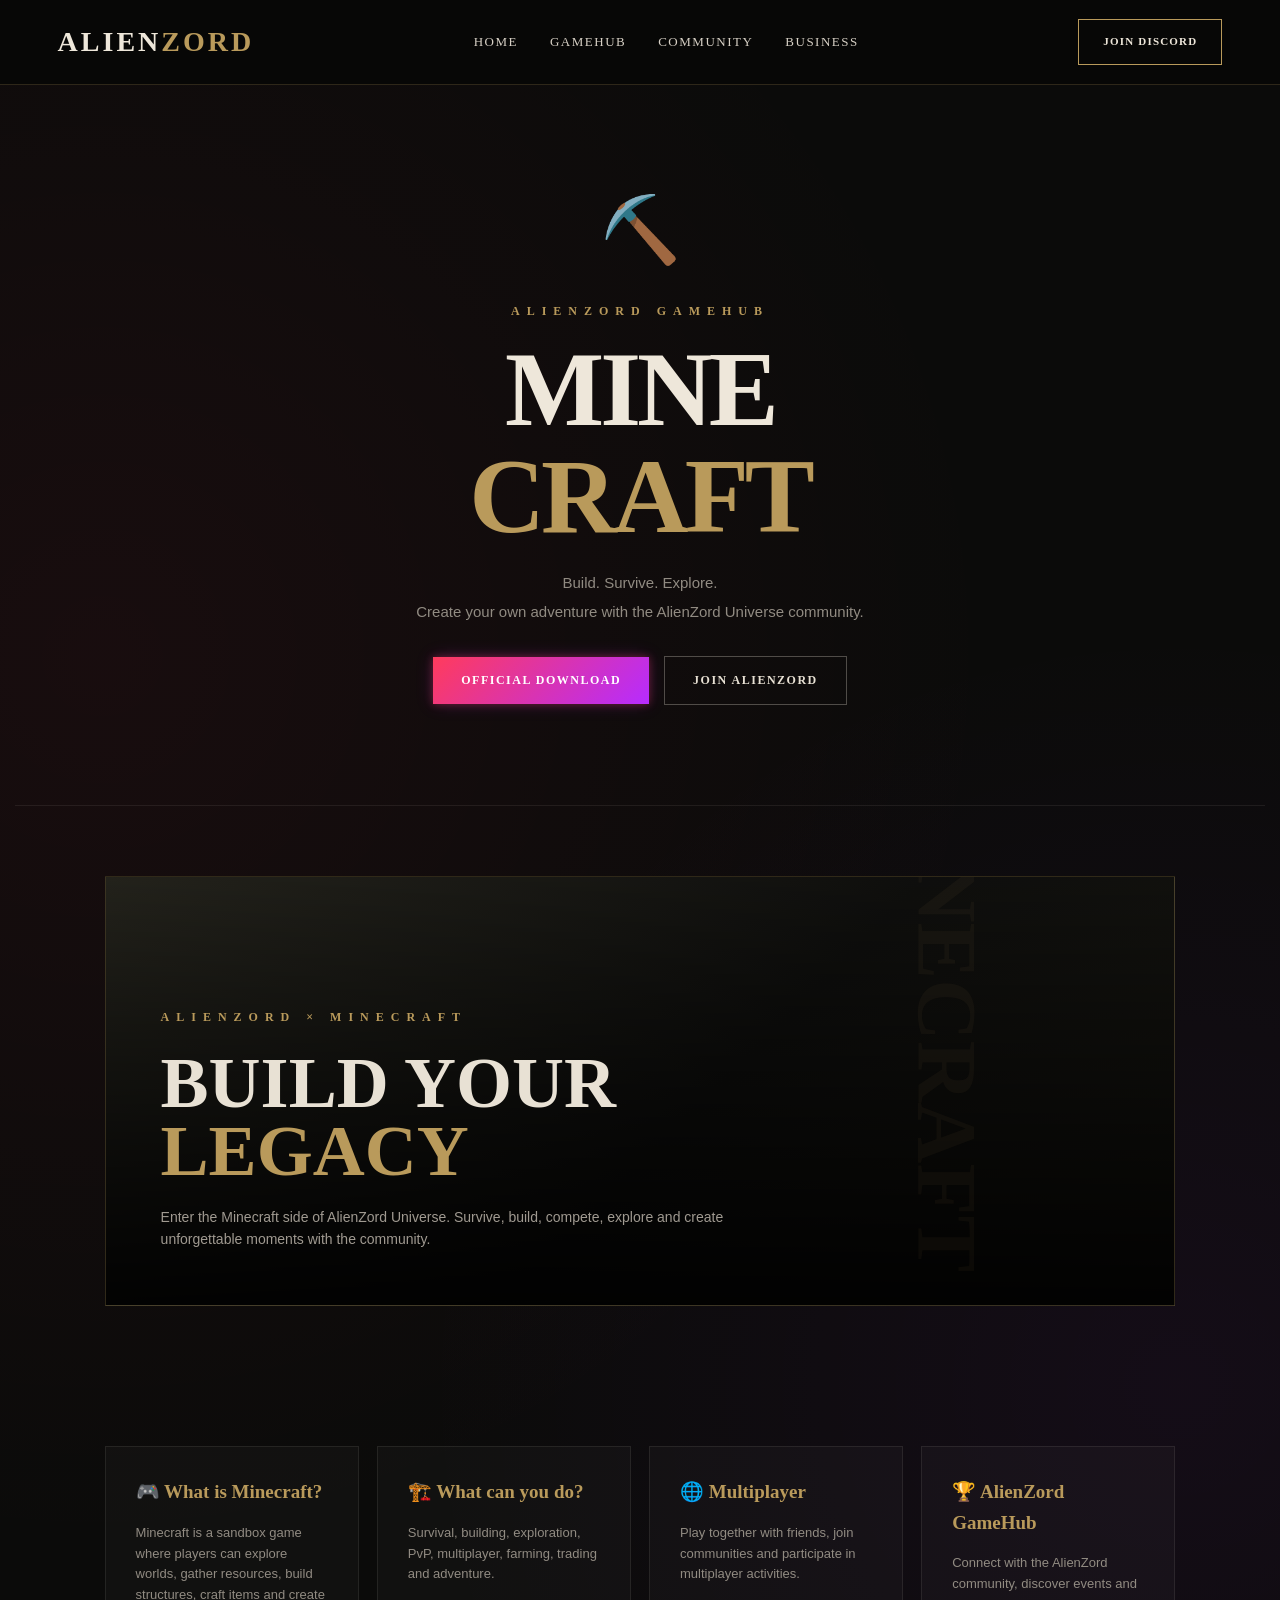
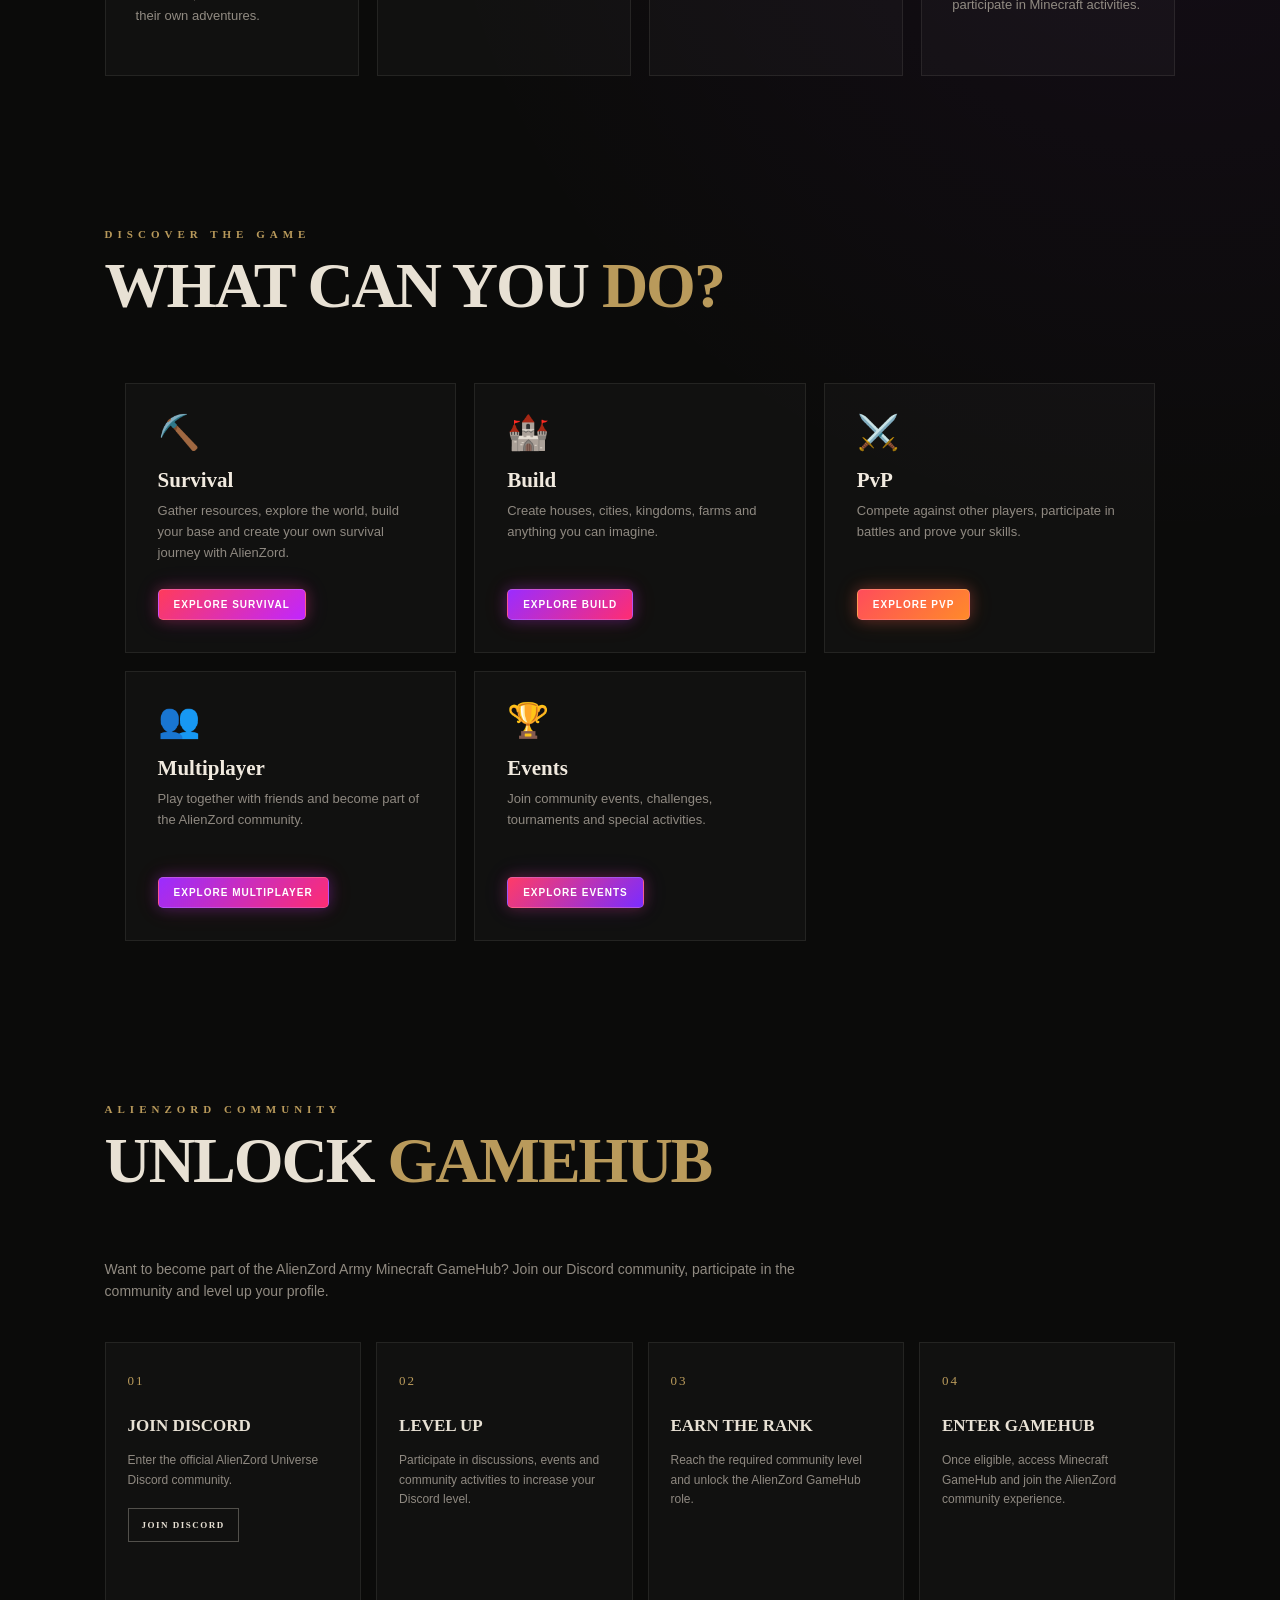
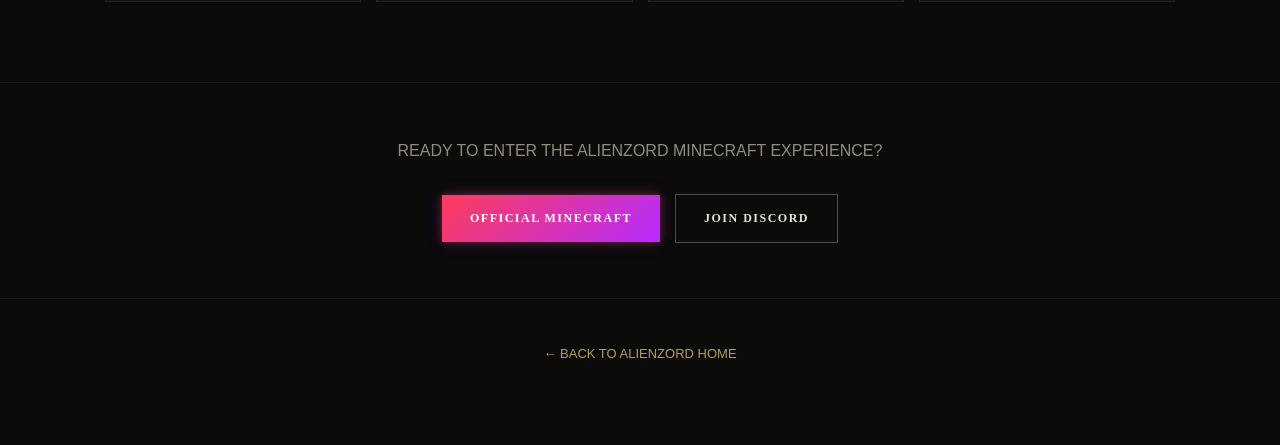
<file: minecraft.html>
<!DOCTYPE html>
<html lang="en">
<head>
    <meta charset="UTF-8">
    <meta name="viewport" content="width=device-width, initial-scale=1.0">
    <title>Minecraft | AlienZord GameHub</title>
    <meta name="description" content="Minecraft GameHub — AlienZord Universe">
    <link rel="stylesheet" href="style.css">

    <style>
        /* =========================================
           MINECRAFT PAGE
        ========================================= */
        .game-page {
            padding-top: 78px;
        }

        .game-hero {
            max-width: 1250px;
            margin: auto;
            padding: 100px 7%;
            text-align: center;
            border-bottom: 1px solid rgba(232,225,212,0.08);
        }

        .game-hero-icon {
            font-size: 65px;
            margin-bottom: 20px;
        }

        .game-hero h1 {
            font-size: clamp(55px, 9vw, 105px);
            line-height: 0.9;
            letter-spacing: -4px;
        }

        .game-hero h1 span,
        .visual-content h2 span,
        .section-heading h2 span {
            color: #b99a5b;
        }

        .game-hero-description {
            max-width: 700px;
            margin: 25px auto;
            color: #918b82;
            font-family: Arial, sans-serif;
            font-size: 15px;
        }

        .game-actions {
            display: flex;
            justify-content: center;
            align-items: center;
            gap: 15px;
            flex-wrap: wrap;
            margin-top: 30px;
        }

        /* =========================================
           SMALL GLOW BUTTONS
           Same compact proportion for every card
        ========================================= */
        .az-btn {
            display: inline-flex !important;
            align-items: center;
            justify-content: center;
            width: fit-content !important;
            max-width: 100%;
            min-width: 0 !important;
            height: auto !important;
            min-height: 0 !important;
            margin-top: 18px;
            padding: 9px 15px !important;
            border-radius: 5px;
            box-sizing: border-box;
            text-decoration: none !important;
            font-family: Arial, sans-serif;
            font-size: 10px !important;
            font-weight: 800;
            line-height: 1.1;
            letter-spacing: 1px;
            white-space: nowrap;
            color: #fff !important;
            border: 1px solid rgba(255,255,255,0.18);
            transition: transform 0.25s ease, box-shadow 0.25s ease, filter 0.25s ease;
        }

        .az-btn:hover {
            transform: translateY(-2px);
            filter: brightness(1.12);
        }

        .az-red {
            background: linear-gradient(135deg, #ff3b5c, #c026ff);
            box-shadow: 0 0 14px rgba(255,59,92,0.30), 0 0 24px rgba(192,38,255,0.16);
        }

        .az-purple {
            background: linear-gradient(135deg, #9b2cff, #ff2d72);
            box-shadow: 0 0 14px rgba(155,44,255,0.30), 0 0 24px rgba(255,45,114,0.16);
        }

        .az-orange {
            background: linear-gradient(135deg, #ff4d5a, #ff8a2a);
            box-shadow: 0 0 14px rgba(255,77,90,0.28), 0 0 24px rgba(255,138,42,0.16);
        }

        .az-blue {
            background: linear-gradient(135deg, #ff3b68, #7b2cff);
            box-shadow: 0 0 14px rgba(255,59,104,0.28), 0 0 24px rgba(123,44,255,0.16);
        }

        /* =========================================
           VISUAL SECTION
        ========================================= */
        .game-visual {
            max-width: 1250px;
            margin: auto;
            padding: 70px 7%;
        }

        .visual-card {
            min-height: 430px;
            position: relative;
            display: flex;
            align-items: flex-end;
            overflow: hidden;
            border: 1px solid rgba(185,154,91,0.25);
            background:
                linear-gradient(to top, rgba(0,0,0,0.92), rgba(0,0,0,0.15)),
                linear-gradient(135deg, #292820, #11110f 55%, #181711);
        }

        .visual-card::before {
            content: "MINECRAFT";
            position: absolute;
            right: -35px;
            top: 65px;
            color: rgba(185,154,91,0.055);
            font-size: 85px;
            font-weight: 900;
            transform: rotate(90deg);
        }

        .visual-content {
            position: relative;
            z-index: 2;
            max-width: 680px;
            padding: 55px;
        }

        .visual-content h2 {
            font-size: clamp(40px, 6vw, 72px);
            line-height: 0.95;
            margin-bottom: 20px;
        }

        .visual-content p:last-child {
            color: #a09a91;
            font-family: Arial, sans-serif;
            font-size: 14px;
        }

        /* =========================================
           GAME INFORMATION
        ========================================= */
        .game-info-grid {
            max-width: 1250px;
            margin: auto;
            padding: 70px 7%;
            display: grid;
            grid-template-columns: repeat(4, 1fr);
            gap: 18px;
        }

        .info-card {
            min-height: 230px;
            padding: 30px;
            box-sizing: border-box;
            background: rgba(255,255,255,0.025);
            border: 1px solid rgba(232,225,212,0.09);
            transition: 0.35s;
        }

        .info-card:hover {
            transform: translateY(-6px);
            border-color: #b99a5b;
        }

        .info-card h3 {
            color: #b99a5b;
            font-size: 19px;
            margin-bottom: 15px;
        }

        .info-card p {
            color: #918b82;
            font-family: Arial, sans-serif;
            font-size: 13px;
        }

        /* =========================================
           MINECRAFT FEATURES
           IMPORTANT: every card is a normal DIV.
           No nested links, so cards stay equal size.
        ========================================= */
        .minecraft-content {
            max-width: 1250px;
            margin: auto;
            padding: 80px 7%;
        }

        .minecraft-features {
            display: grid;
            grid-template-columns: repeat(3, minmax(0, 1fr));
            gap: 18px;
            margin-top: 35px;
            align-items: stretch;
        }

        .feature-box {
            min-height: 270px;
            padding: 32px;
            box-sizing: border-box;
            display: flex;
            flex-direction: column;
            align-items: flex-start;
            background: rgba(255,255,255,0.025);
            border: 1px solid rgba(232,225,212,0.09);
            transition: 0.35s;
        }

        .feature-box:hover {
            transform: translateY(-6px);
            border-color: #b99a5b;
            background: rgba(185,154,91,0.05);
        }

        .feature-box > span {
            display: block;
            font-size: 34px;
            margin-bottom: 18px;
        }

        .feature-box h3 {
            font-size: 21px;
            margin: 0 0 8px;
        }

        .feature-box p {
            color: #8f8981;
            font-family: Arial, sans-serif;
            font-size: 13px;
            line-height: 1.6;
            margin: 0;
        }

        .feature-box .az-btn {
            margin-top: auto;
        }

        /* =========================================
           GAMEHUB ACCESS
        ========================================= */
        .access-intro {
            max-width: 720px;
            color: #918b82;
            font-family: Arial, sans-serif;
            font-size: 14px;
            margin-bottom: 40px;
        }

        .access-steps {
            display: grid;
            grid-template-columns: repeat(4, 1fr);
            gap: 15px;
        }

        .access-step {
            min-height: 260px;
            padding: 28px 22px;
            box-sizing: border-box;
            background: rgba(255,255,255,0.025);
            border: 1px solid rgba(232,225,212,0.09);
            transition: 0.35s;
        }

        .access-step:hover {
            transform: translateY(-6px);
            border-color: #b99a5b;
        }

        .step-number {
            color: #b99a5b;
            font-size: 13px;
            letter-spacing: 2px;
            margin-bottom: 20px;
        }

        .access-step h3 {
            font-size: 17px;
            margin-bottom: 12px;
        }

        .access-step p {
            color: #8f8981;
            font-family: Arial, sans-serif;
            font-size: 12px;
            margin-bottom: 18px;
        }

        .access-step .secondary-btn {
            padding: 9px 13px;
            font-size: 9px;
        }

        /* =========================================
           REQUIREMENT / OFFICIAL / BACK
        ========================================= */
        .requirements {
            margin-top: 35px;
            padding: 28px;
            border-left: 2px solid #b99a5b;
            background: rgba(185,154,91,0.04);
        }

        .requirements strong { color: #e8e1d4; }
        .requirements p {
            color: #918b82;
            font-family: Arial, sans-serif;
            font-size: 13px;
            margin-top: 8px;
        }

        .official-section {
            text-align: center;
            padding: 55px 7%;
            border-top: 1px solid rgba(232,225,212,0.07);
            border-bottom: 1px solid rgba(232,225,212,0.07);
        }

        .official-section p {
            color: #918b82;
            font-family: Arial, sans-serif;
            margin-bottom: 25px;
        }

        .back-home {
            display: block;
            width: fit-content;
            margin: 45px auto 80px;
            color: #b99a5b;
            font-family: Arial, sans-serif;
            font-size: 13px;
            text-decoration: none;
            transition: 0.3s;
        }

        .back-home:hover { color: #e8e1d4; }

        @media (max-width: 950px) {
            .game-info-grid,
            .access-steps {
                grid-template-columns: repeat(2, minmax(0, 1fr));
            }

            .minecraft-features {
                grid-template-columns: repeat(2, minmax(0, 1fr));
            }
        }

        @media (max-width: 600px) {
            .game-page { padding-top: 20px; }

            .game-hero { padding: 80px 5%; }
            .game-hero h1 {
                font-size: 55px;
                letter-spacing: -2px;
            }

            .game-visual { padding: 45px 5%; }
            .visual-card { min-height: 380px; }
            .visual-content { padding: 30px; }

            .game-info-grid {
                grid-template-columns: 1fr;
                padding: 45px 5%;
            }

            .minecraft-content { padding: 60px 5%; }
            .minecraft-features,
            .access-steps {
                grid-template-columns: 1fr;
            }

            .feature-box { min-height: 245px; }
        }
    </style>
</head>

<body>
    <!-- =========================================
         NAVIGATION
    ========================================= -->
    <header class="navbar">
        <div class="logo">ALIEN<span>ZORD</span></div>

        <nav>
            <a href="index.html">Home</a>
            <a href="index.html#gamehub">GameHub</a>
            <a href="index.html#community">Community</a>
            <a href="index.html#business">Business</a>
        </nav>

        <a href="https://discord.gg/Jzn6PaJcd" class="discord-btn" target="_blank" rel="noopener noreferrer">
            JOIN DISCORD
        </a>
    </header>

    <main class="game-page">
        <!-- HERO -->
        <section class="game-hero">
            <div class="game-hero-icon">⛏️</div>
            <p class="hero-small">ALIENZORD GAMEHUB</p>
            <h1>MINE<span>CRAFT</span></h1>
            <p class="game-hero-description">
                Build. Survive. Explore.<br>
                Create your own adventure with the AlienZord Universe community.
            </p>

            <div class="game-actions">
                <a href="https://www.minecraft.net/en-us/download" class="primary-btn" target="_blank" rel="noopener noreferrer">
                    OFFICIAL DOWNLOAD
                </a>
                <a href="https://discord.gg/Jzn6PaJcd" class="secondary-btn" target="_blank" rel="noopener noreferrer">
                    JOIN ALIENZORD
                </a>
            </div>
        </section>

        <!-- VISUAL -->
        <section class="game-visual">
            <div class="visual-card">
                <div class="visual-content">
                    <p class="hero-small">ALIENZORD × MINECRAFT</p>
                    <h2>BUILD YOUR <span>LEGACY</span></h2>
                    <p>
                        Enter the Minecraft side of AlienZord Universe.
                        Survive, build, compete, explore and create unforgettable
                        moments with the community.
                    </p>
                </div>
            </div>
        </section>

        <!-- GAME INFORMATION -->
        <section class="game-info-grid">
            <div class="info-card">
                <h3>🎮 What is Minecraft?</h3>
                <p>
                    Minecraft is a sandbox game where players can explore worlds,
                    gather resources, build structures, craft items and create
                    their own adventures.
                </p>
            </div>

            <div class="info-card">
                <h3>🏗️ What can you do?</h3>
                <p>
                    Survival, building, exploration, PvP, multiplayer, farming,
                    trading and adventure.
                </p>
            </div>

            <div class="info-card">
                <h3>🌐 Multiplayer</h3>
                <p>
                    Play together with friends, join communities and participate
                    in multiplayer activities.
                </p>
            </div>

            <div class="info-card">
                <h3>🏆 AlienZord GameHub</h3>
                <p>
                    Connect with the AlienZord community, discover events and
                    participate in Minecraft activities.
                </p>
            </div>
        </section>

        <!-- FEATURES -->
        <section class="minecraft-content">
            <div class="section-heading left">
                <p>DISCOVER THE GAME</p>
                <h2>WHAT CAN YOU <span>DO?</span></h2>
            </div>

            <div class="minecraft-features">
                <!-- SURVIVAL -->
                <div class="feature-box">
                    <span>⛏️</span>
                    <h3>Survival</h3>
                    <p>
                        Gather resources, explore the world, build your base and
                        create your own survival journey with AlienZord.
                    </p>
                    
                   <a href="minecraft-survival.html" class="az-btn az-explore az-red">
    EXPLORE SURVIVAL
</a>
                </div>

                <!-- BUILD -->
                <div class="feature-box">
                    <span>🏰</span>
                    <h3>Build</h3>
                    <p>
                        Create houses, cities, kingdoms, farms and anything you
                        can imagine.
                    </p>
                    
                  <a href="minecraft-build.html" class="az-btn az-explore az-purple">
    EXPLORE BUILD
</a>
                </div>

                <!-- PVP -->
                <div class="feature-box">
                    <span>⚔️</span>
                    <h3>PvP</h3>
                    <p>
                        Compete against other players, participate in battles and
                        prove your skills.
                    </p>
                   <a href="minecraft-pvp.html" class="az-btn az-explore az-orange">
    EXPLORE PVP
</a>
                </div>

                <!-- MULTIPLAYER -->
                <div class="feature-box">
                    <span>👥</span>
                    <h3>Multiplayer</h3>
                    <p>
                        Play together with friends and become part of the
                        AlienZord community.
                    </p>
                    <a href="minecraft-multiplayer.html" class="az-btn az-explore az-purple">
    EXPLORE MULTIPLAYER
</a>
                </div>

                <!-- EVENTS -->
                <div class="feature-box">
                    <span>🏆</span>
                    <h3>Events</h3>
                    <p>
                        Join community events, challenges, tournaments and
                        special activities.
                    </p>
                    <a href="minecraft-events.html" class="az-btn az-explore az-blue">
    EXPLORE EVENTS
</a>
                </div>
            </div>
        </section>

        <!-- GAMEHUB ACCESS -->
        <section class="minecraft-content">
            <div class="section-heading left">
                <p>ALIENZORD COMMUNITY</p>
                <h2>UNLOCK <span>GAMEHUB</span></h2>
            </div>

            <div class="access-intro">
                Want to become part of the AlienZord Army Minecraft GameHub?
                Join our Discord community, participate in the community and
                level up your profile.
            </div>

            <div class="access-steps">
                <div class="access-step">
                    <div class="step-number">01</div>
                    <h3>JOIN DISCORD</h3>
                    <p>Enter the official AlienZord Universe Discord community.</p>
                    <a href="https://discord.gg/Jzn6PaJcd" class="secondary-btn" target="_blank" rel="noopener noreferrer">
                        JOIN DISCORD
                    </a>
                </div>

                <div class="access-step">
                    <div class="step-number">02</div>
                    <h3>LEVEL UP</h3>
                    <p>
                        Participate in discussions, events and community activities
                        to increase your Discord level.
                    </p>
                </div>

                <div class="access-step">
                    <div class="step-number">03</div>
                    <h3>EARN THE RANK</h3>
                    <p>
                        Reach the required community level and unlock the
                        AlienZord GameHub role.
                    </p>
                </div>

                <div class="access-step">
                    <div class="step-number">04</div>
                    <h3>ENTER GAMEHUB</h3>
                    <p>
                        Once eligible, access Minecraft GameHub and join the
                        AlienZord community experience.
                    </p>
                </div>
            </div>
        </section>

        <!-- OFFICIAL LINKS -->
        <section class="official-section">
            <p>READY TO ENTER THE ALIENZORD MINECRAFT EXPERIENCE?</p>
            <div class="game-actions">
                <a href="https://www.minecraft.net/en-us/download" class="primary-btn" target="_blank" rel="noopener noreferrer">
                    OFFICIAL MINECRAFT
                </a>
                <a href="https://discord.gg/Jzn6PaJcd" class="secondary-btn" target="_blank" rel="noopener noreferrer">
                    JOIN DISCORD
                </a>
            </div>
        </section>

        <!-- BACK -->
        <a href="index.html" class="back-home">← BACK TO ALIENZORD HOME</a>
    </main>
</body>
</html>
</file>
<file: style.css>
/* =========================================
   ALIENZORD UNIVERSE
   PREMIUM GAMING + BUSINESS THEME
========================================= */

* {
    margin: 0;
    padding: 0;
    box-sizing: border-box;
}

html {
    scroll-behavior: smooth;
}

body {
    font-family: Georgia, "Times New Roman", serif;
    background: #0b0b0a;
    color: #e8e1d4;
    line-height: 1.6;
    overflow-x: hidden;
}

a {
    text-decoration: none;
    color: inherit;
}


/* =========================================
   NAVBAR
========================================= */

.navbar {
    position: fixed;
    top: 0;
    left: 0;

    width: 100%;
    height: 78px;

    padding: 0 6%;

    display: flex;
    align-items: center;
    justify-content: space-between;

    background: rgba(11, 11, 10, 0.94);

    border-bottom: 1px solid rgba(190, 157, 88, 0.18);

    backdrop-filter: blur(18px);

    z-index: 9999;
}

.logo {
    font-family: Georgia, serif;

    font-size: 24px;
    font-weight: 900;

    letter-spacing: 4px;

    color: #e8e1d4;
}

.logo span {
    color: #b99a5b;
}

.navbar nav {
    display: flex;

    gap: 28px;
}

.navbar nav a {
    position: relative;

    color: #aaa397;

    font-size: 13px;

    letter-spacing: 1px;

    text-transform: uppercase;

    transition: 0.3s;
}

.navbar nav a::after {
    content: "";

    position: absolute;

    left: 0;
    bottom: -7px;

    width: 0;
    height: 1px;

    background: #b99a5b;

    transition: 0.3s;
}

.navbar nav a:hover {
    color: #e8e1d4;
}

.navbar nav a:hover::after {
    width: 100%;
}

.discord-btn {
    padding: 11px 20px;

    border: 1px solid #b99a5b;

    color: #e8e1d4;

    font-size: 12px;

    letter-spacing: 1px;

    font-weight: bold;

    transition: 0.3s;
}

.discord-btn:hover {
    background: #b99a5b;

    color: #0b0b0a;
}


/* =========================================
   HERO
========================================= */

.hero {
    position: relative;

    min-height: 100vh;

    display: flex;

    align-items: center;
    justify-content: center;

    text-align: center;

    padding: 130px 20px 100px;

    background:
        radial-gradient(
            circle at 50% 45%,
            rgba(185, 154, 91, 0.10),
            transparent 38%
        ),
        linear-gradient(
            180deg,
            #11110f 0%,
            #0b0b0a 100%
        );
}

.hero::before {
    content: "";

    position: absolute;

    inset: 0;

    background-image:
        linear-gradient(
            rgba(255,255,255,0.025) 1px,
            transparent 1px
        ),
        linear-gradient(
            90deg,
            rgba(255,255,255,0.025) 1px,
            transparent 1px
        );

    background-size: 55px 55px;

    mask-image: linear-gradient(
        to bottom,
        black,
        transparent
    );

    pointer-events: none;
}

.hero-overlay {
    position: absolute;

    inset: 0;

    background:
        radial-gradient(
            ellipse at center,
            transparent 20%,
            rgba(0,0,0,0.65) 100%
        );

    pointer-events: none;
}

.hero-content {
    position: relative;

    max-width: 1000px;

    z-index: 2;
}

.hero-small {
    color: #b99a5b;

    font-size: 12px;

    font-weight: bold;

    letter-spacing: 7px;

    margin-bottom: 22px;
}

.hero h1 {
    font-size: clamp(60px, 11vw, 145px);

    line-height: 0.84;

    letter-spacing: -7px;

    font-weight: 900;

    color: #eee7da;
}

.hero h1 span {
    display: block;

    color: transparent;

    -webkit-text-stroke: 1px #b99a5b;

    letter-spacing: 4px;

    margin-top: 12px;
}

.hero-description {
    margin-top: 35px;

    color: #a9a197;

    font-size: 17px;

    letter-spacing: 3px;
}

.hero-buttons {
    display: flex;

    justify-content: center;

    gap: 15px;

    margin-top: 42px;

    flex-wrap: wrap;
}

.primary-btn,
.secondary-btn {
    display: inline-block;

    padding: 14px 28px;

    font-size: 12px;

    letter-spacing: 1.5px;

    font-weight: bold;

    transition: 0.3s;
}

.primary-btn {
    background: #b99a5b;

    color: #0b0b0a;
}

.secondary-btn {
    border: 1px solid rgba(232,225,212,0.3);

    color: #e8e1d4;
}

.primary-btn:hover {
    background: #d0b473;

    transform: translateY(-3px);
}

.secondary-btn:hover {
    border-color: #b99a5b;

    color: #b99a5b;

    transform: translateY(-3px);
}


/* =========================================
   SECTIONS
========================================= */

.section {
    max-width: 1450px;

    margin: auto;

    padding: 125px 7%;
}

.section-heading {
    text-align: center;

    margin-bottom: 65px;
}

.section-heading.left {
    text-align: left;
}

.section-heading p {
    color: #b99a5b;

    font-size: 11px;

    font-weight: bold;

    letter-spacing: 5px;

    margin-bottom: 10px;
}

.section-heading h2 {
    font-size: clamp(38px, 5vw, 65px);

    line-height: 1;

    letter-spacing: -2px;
}

.section-heading h2 span {
    color: #b99a5b;
}

.section-line {
    width: 70px;

    height: 1px;

    margin: 25px auto 0;

    background: #b99a5b;
}


/* =========================================
   GAME HUB
========================================= */

.game-grid {
    display: grid;

    grid-template-columns:
        repeat(auto-fit, minmax(300px, 1fr));

    gap: 20px;
}

.game-card {
    position: relative;

    min-height: 230px;

    padding: 30px;

    display: flex;

    flex-direction: column;

    justify-content: space-between;

    background:
        linear-gradient(
            145deg,
            rgba(255,255,255,0.055),
            rgba(255,255,255,0.015)
        );

    border: 1px solid rgba(232,225,212,0.10);

    transition: 0.4s;

    overflow: hidden;
}

.game-card::before {
    content: "";

    position: absolute;

    top: 0;
    left: -100%;

    width: 100%;
    height: 1px;

    background: #b99a5b;

    transition: 0.5s;
}

.game-card:hover {
    transform: translateY(-8px);

    border-color: rgba(185,154,91,0.55);

    background:
        linear-gradient(
            145deg,
            rgba(185,154,91,0.10),
            rgba(255,255,255,0.025)
        );
}

.game-card:hover::before {
    left: 100%;
}

.game-icon {
    font-size: 42px;

    filter: grayscale(0.25);

    margin-bottom: 20px;
}

.card-label {
    display: block;

    color: #b99a5b;

    font-size: 9px;

    letter-spacing: 2px;

    margin-bottom: 7px;
}

.game-card h3 {
    font-size: 27px;

    margin-bottom: 7px;
}

.game-card p {
    color: #918b82;

    font-family: Arial, sans-serif;

    font-size: 13px;
}


/* =========================================
   COMMUNITY
========================================= */

.community-section {
    min-height: 600px;

    display: grid;

    grid-template-columns: 1.2fr 0.8fr;

    align-items: center;

    gap: 80px;

    border-top: 1px solid rgba(232,225,212,0.07);

    border-bottom: 1px solid rgba(232,225,212,0.07);
}

.large-text {
    max-width: 650px;

    color: #a39c92;

    font-family: Arial, sans-serif;

    font-size: 16px;

    margin-bottom: 30px;
}

.community-stats {
    display: grid;

    gap: 18px;
}

.stat {
    padding: 28px;

    border-left: 2px solid #b99a5b;

    background: rgba(255,255,255,0.025);
}

.stat strong {
    display: block;

    font-size: 25px;

    letter-spacing: 2px;
}

.stat span {
    color: #8c857c;

    font-family: Arial, sans-serif;

    font-size: 10px;

    letter-spacing: 3px;
}


/* =========================================
   ENTERTAINMENT
========================================= */

.entertainment-grid {
    display: grid;

    grid-template-columns:
        repeat(auto-fit, minmax(240px, 1fr));

    gap: 18px;
}

.ent-card {
    padding: 42px 30px;

    text-align: center;

    background: rgba(255,255,255,0.025);

    border: 1px solid rgba(232,225,212,0.08);

    transition: 0.35s;
}

.ent-card:hover {
    transform: translateY(-6px);

    border-color: rgba(185,154,91,0.5);
}

.ent-icon {
    font-size: 42px;

    margin-bottom: 18px;
}

.ent-card h3 {
    font-size: 24px;

    margin-bottom: 7px;
}

.ent-card p {
    color: #8f8981;

    font-family: Arial, sans-serif;

    font-size: 13px;
}


/* =========================================
   BUSINESS
========================================= */

.business-section {
    background:
        linear-gradient(
            180deg,
            transparent,
            rgba(185,154,91,0.035),
            transparent
        );
}

.business-grid {
    display: grid;

    grid-template-columns:
        repeat(auto-fit, minmax(280px, 1fr));

    gap: 20px;
}

.business-card {
    padding: 40px 30px;

    border: 1px solid rgba(232,225,212,0.09);

    background: rgba(255,255,255,0.02);

    transition: 0.35s;
}

.business-card:hover {
    border-color: #b99a5b;

    transform: translateY(-5px);
}

.business-card h3 {
    color: #b99a5b;

    font-size: 18px;

    letter-spacing: 1px;

    margin-bottom: 15px;
}

.business-card p {
    color: #8f8981;

    font-family: Arial, sans-serif;

    font-size: 13px;
}


/* =========================================
   SOCIAL HUB
========================================= */

.social-section {
    padding: 120px 7%;

    text-align: center;

    border-top: 1px solid rgba(232,225,212,0.07);

    border-bottom: 1px solid rgba(232,225,212,0.07);
}

.social-grid {
    max-width: 1000px;
    margin: 0 auto;
    display: grid;
    grid-template-columns: repeat(4, 1fr);
    gap: 12px;
    padding: 0 10px;
}

.social-card {
    padding: 24px 16px;
    min-height: 145px;

    border: 1px solid rgba(232,225,212,0.09);

    background: rgba(255,255,255,0.025);

    transition: 0.35s;

    box-sizing: border-box;
    overflow: hidden;
}

/* =========================================
   MESSAGE
========================================= */

.message-section {
    max-width: 1100px;
}

.message-box {
    max-width: 850px;

    margin: auto;

    padding: 45px;

    background: rgba(255,255,255,0.025);

    border: 1px solid rgba(232,225,212,0.10);
}

.input-row {
    display: grid;

    grid-template-columns: 1fr 1fr;

    gap: 20px;
}

.input-group {
    margin-bottom: 20px;
}

.input-group label {
    display: block;

    color: #b99a5b;

    font-family: Arial, sans-serif;

    font-size: 11px;

    font-weight: bold;

    letter-spacing: 1px;

    margin-bottom: 8px;
}

.input-group input,
.input-group textarea {
    width: 100%;

    padding: 14px 15px;

    border: 1px solid rgba(232,225,212,0.12);

    background: #080807;

    color: #eee7da;

    outline: none;

    font-family: Arial, sans-serif;

    font-size: 13px;

    transition: 0.3s;
}

.input-group textarea {
    resize: vertical;
}

.input-group input:focus,
.input-group textarea:focus {
    border-color: #b99a5b;

    box-shadow: 0 0 15px rgba(185,154,91,0.08);
}

.input-group input::placeholder,
.input-group textarea::placeholder {
    color: #5f5b55;
}

.message-btn {
    width: 100%;

    padding: 15px;

    border: 1px solid #b99a5b;

    background: #b99a5b;

    color: #0b0b0a;

    font-family: Georgia, serif;

    font-size: 12px;

    font-weight: bold;

    letter-spacing: 2px;

    cursor: pointer;

    transition: 0.3s;
}

.message-btn:hover {
    background: #d0b473;
}


/* =========================================
   FOOTER
========================================= */

footer {
    padding: 70px 20px 35px;

    text-align: center;

    border-top: 1px solid rgba(232,225,212,0.08);

    background: #080807;
}

.footer-logo {
    font-size: 25px;

    font-weight: 900;

    letter-spacing: 4px;

    margin-bottom: 12px;
}

.footer-logo span {
    color: #b99a5b;
}

footer > p {
    color: #777169;

    font-family: Arial, sans-serif;

    font-size: 12px;
}

.footer-links {
    display: flex;

    justify-content: center;

    gap: 25px;

    margin: 25px 0;
}

.footer-links a {
    color: #8d877f;

    font-family: Arial, sans-serif;

    font-size: 11px;

    text-transform: uppercase;

    letter-spacing: 1px;

    transition: 0.3s;
}

.footer-links a:hover {
    color: #b99a5b;
}

.copyright {
    margin-top: 25px;
}


/* =========================================
   RESPONSIVE
========================================= */

@media (max-width: 900px) {

    .navbar {
        height: auto;

        padding: 18px 5%;

        flex-wrap: wrap;

        gap: 15px;
    }

    .navbar nav {
        order: 3;

        width: 100%;

        justify-content: center;

        overflow-x: auto;

        padding-bottom: 5px;
    }

    .community-section {
        grid-template-columns: 1fr;

        gap: 50px;
    }

    .social-grid {
        grid-template-columns: 1fr 1fr;
    }
}


@media (max-width: 600px) {

    .navbar {
        position: relative;
    }

    .navbar nav {
        gap: 18px;
    }

    .navbar nav a {
        font-size: 10px;
    }

    .discord-btn {
        padding: 9px 12px;

        font-size: 10px;
    }

    .hero {
        min-height: 90vh;

        padding-top: 70px;
    }

    .hero h1 {
        font-size: clamp(50px, 15vw, 80px);

        letter-spacing: -4px;
    }

    .hero h1 span {
        letter-spacing: 1px;
    }

    .hero-description {
        font-size: 13px;

        letter-spacing: 1px;
    }

    .section {
        padding: 90px 5%;
    }

    .section-heading {
        margin-bottom: 45px;
    }

    .game-grid {
        grid-template-columns: 1fr;
    }

    .input-row {
        grid-template-columns: 1fr;
    }

    .message-box {
        padding: 25px 18px;
    }

    .social-grid {
        grid-template-columns: 1fr 1fr;
    }

    .footer-links {
        flex-wrap: wrap;

        gap: 15px;
    }
}
/* ==========================================
   ALIENZORD GAMEHUB
   COMPACT CARDS + GLOW EXPLORE BUTTONS
   ========================================== */

.minecraft-features {
    max-width: 1200px;
    margin: 50px auto 0;
    padding: 0 20px;

    display: grid;
    grid-template-columns: repeat(3, 1fr);
    gap: 18px;
}


/* ==========================================
   NORMAL GAME CARD
   ========================================== */

.feature-box {
    position: relative;

    min-height: 260px;
    height: auto;

    padding: 28px 26px;

    background: rgba(255, 255, 255, 0.025);

    border: 1px solid rgba(232, 225, 212, 0.10);

    border-radius: 0;

    overflow: hidden;

    transition:
        transform 0.25s ease,
        border-color 0.25s ease,
        box-shadow 0.25s ease;
}


/* Card hover */

.feature-box:hover {
    transform: translateY(-4px);

    border-color: rgba(220, 45, 120, 0.45);

    box-shadow:
        0 0 15px rgba(255, 40, 90, 0.12),
        0 0 30px rgba(170, 30, 255, 0.08);
}


/* ==========================================
   CARD ICON
   ========================================== */

.feature-box > span {
    display: block;

    font-size: 38px;

    line-height: 1;

    margin-bottom: 22px;
}


/* ==========================================
   CARD TITLE
   ========================================== */

.feature-box h3 {
    margin: 0 0 12px;

    font-size: 22px;

    line-height: 1.2;

    color: #f1eadf;
}


/* ==========================================
   CARD DESCRIPTION
   ========================================== */

.feature-box p {
    margin: 0;

    max-width: 430px;

    color: #918b82;

    font-family: Arial, sans-serif;

    font-size: 13px;

    line-height: 1.7;
}


/* ==========================================
   COMPACT EXPLORE BUTTON
   ========================================== */

.explore-btn {
    display: inline-flex;

    width: fit-content;

    min-width: 145px;

    height: auto;

    padding: 10px 17px;

    margin-top: 20px;

    align-items: center;
    justify-content: center;

    background: linear-gradient(
        135deg,
        #ff3b5c,
        #b51cff
    );

    color: #ffffff;

    border: 1px solid rgba(255,255,255,0.20);

    border-radius: 6px;

    font-family: Arial, sans-serif;

    font-size: 11px;

    font-weight: 700;

    letter-spacing: 1.4px;

    text-decoration: none;

    text-transform: uppercase;

    white-space: nowrap;

    box-shadow:
        0 0 8px rgba(255, 50, 90, 0.45),
        0 0 18px rgba(180, 30, 255, 0.25);

    transition:
        transform 0.2s ease,
        box-shadow 0.2s ease,
        filter 0.2s ease;
}


/* ==========================================
   EXPLORE BUTTON HOVER
   ========================================== */

.explore-btn:hover {

    transform: translateY(-2px);

    filter: brightness(1.15);

    box-shadow:
        0 0 12px rgba(255, 50, 90, 0.70),
        0 0 25px rgba(180, 30, 255, 0.55);
}


/* ==========================================
   MAKE SURE BUTTON DOES NOT BECOME HUGE
   ========================================== */

.feature-box .explore-btn {

    position: static;

    width: fit-content;

    max-width: 190px;

    min-height: 0;

    height: auto;

    flex: none;
}


/* ==========================================
   REMOVE GIANT CLICKABLE CARD BEHAVIOUR
   ========================================== */

.feature-box > a {

    display: inline-flex;

    width: fit-content;

    height: auto;

    min-height: 0;
}


/* ==========================================
   MOBILE
   ========================================== */

@media (max-width: 900px) {

    .minecraft-features {

        grid-template-columns: repeat(2, 1fr);

        gap: 15px;

    }

    .feature-box {

        min-height: 240px;

        padding: 24px 22px;

    }

}


/* ==========================================
   SMALL MOBILE
   ========================================== */

@media (max-width: 550px) {

    .minecraft-features {

        grid-template-columns: 1fr;

        padding: 0 15px;

        gap: 14px;

    }

    .feature-box {

        min-height: 0;

        padding: 24px 20px;

    }

    .feature-box > span {

        font-size: 34px;

        margin-bottom: 18px;

    }

    .feature-box h3 {

        font-size: 20px;

    }

    .feature-box p {

        font-size: 12px;

        line-height: 1.6;

    }

    .explore-btn {

        min-width: 135px;

        padding: 9px 14px;

        font-size: 10px;

        letter-spacing: 1.2px;

    }

}

/* =========================================================
   ALIENZORD — FINAL COMPACT GLOW BUTTON SYSTEM
   ========================================================= */

.explore-btn,
a.explore-btn,
button.explore-btn {
    display: inline-flex !important;
    position: static !important;
    width: auto !important;
    min-width: 155px !important;
    max-width: 190px !important;
    height: 40px !important;
    min-height: 40px !important;
    margin-top: 20px !important;
    padding: 0 16px !important;
    align-items: center !important;
    justify-content: center !important;
    box-sizing: border-box !important;

    background: linear-gradient(
        135deg,
        #ff3b5c 0%,
        #d51cff 100%
    ) !important;

    color: #ffffff !important;
    border: 1px solid rgba(255,255,255,0.25) !important;
    border-radius: 5px !important;

    font-family: Arial, sans-serif !important;
    font-size: 10px !important;
    font-weight: 800 !important;
    line-height: 1 !important;
    letter-spacing: 1.3px !important;

    text-decoration: none !important;
    text-transform: uppercase !important;
    white-space: nowrap !important;

    box-shadow:
        0 0 7px rgba(255, 45, 90, 0.55),
        0 0 16px rgba(180, 30, 255, 0.32) !important;

    cursor: pointer !important;
    transition:
        transform 0.2s ease,
        box-shadow 0.2s ease,
        filter 0.2s ease !important;
}

/* Never allow the card itself to stretch the button */
.feature-box > a.explore-btn,
.game-card > a.explore-btn,
.ent-card > a.explore-btn,
.business-card > a.explore-btn,
.social-card > a.explore-btn {
    width: auto !important;
    height: 40px !important;
    min-height: 40px !important;
    flex: 0 0 auto !important;
    align-self: flex-start !important;
}

/* Premium glow on hover */
.explore-btn:hover,
a.explore-btn:hover,
button.explore-btn:hover {
    transform: translateY(-2px) !important;
    filter: brightness(1.16) !important;
    box-shadow:
        0 0 10px rgba(255, 45, 90, 0.80),
        0 0 24px rgba(180, 30, 255, 0.62) !important;
}

/* Click effect */
.explore-btn:active,
a.explore-btn:active,
button.explore-btn:active {
    transform: translateY(0) scale(0.98) !important;
}

/* Mobile */
@media (max-width: 550px) {
    .explore-btn,
    a.explore-btn,
    button.explore-btn {
        min-width: 140px !important;
        max-width: 175px !important;
        height: 38px !important;
        min-height: 38px !important;
        padding: 0 14px !important;
        font-size: 9px !important;
        letter-spacing: 1.1px !important;
    }

    .feature-box > a.explore-btn,
    .game-card > a.explore-btn,
    .ent-card > a.explore-btn,
    .business-card > a.explore-btn,
    .social-card > a.explore-btn {
        height: 38px !important;
        min-height: 38px !important;
    }
}


/* =========================================================
   ALIENZORD — COMPACT GLOW CTA + LIGHT ACCENT SYSTEM
   Added without changing the existing layout/content.
========================================================= */

:root {
    --az-red: #ff3b5c;
    --az-purple: #b62cff;
    --az-gold: #b99a5b;
    --az-dark: #0b0b0a;
}

/* Subtle color atmosphere: brighter, but still premium/mafia-inspired. */
body {
    background:
        radial-gradient(circle at 8% 18%, rgba(255, 45, 90, 0.055), transparent 28%),
        radial-gradient(circle at 92% 38%, rgba(182, 44, 255, 0.055), transparent 30%),
        #0b0b0a;
}

/* The compact button used inside GameHub cards. */
.game-card .explore-btn,
.explore-btn {
    display: inline-flex !important;
    width: fit-content !important;
    min-width: 142px !important;
    max-width: 190px !important;
    height: 36px !important;
    min-height: 36px !important;
    margin-top: 18px !important;
    padding: 0 14px !important;

    align-self: flex-start !important;
    align-items: center !important;
    justify-content: center !important;

    border: 1px solid rgba(255,255,255,0.24) !important;
    border-radius: 5px !important;

    background: linear-gradient(
        135deg,
        var(--az-red) 0%,
        var(--az-purple) 100%
    ) !important;

    color: #ffffff !important;
    font-family: Arial, sans-serif !important;
    font-size: 9px !important;
    font-weight: 800 !important;
    line-height: 1 !important;
    letter-spacing: 1.15px !important;
    text-transform: uppercase !important;
    white-space: nowrap !important;

    box-shadow:
        0 0 6px rgba(255, 59, 92, 0.48),
        0 0 14px rgba(182, 44, 255, 0.28) !important;

    transition:
        transform 0.2s ease,
        filter 0.2s ease,
        box-shadow 0.2s ease !important;
}

.game-card .explore-btn:hover,
.explore-btn:hover {
    transform: translateY(-2px) !important;
    filter: brightness(1.12) !important;
    box-shadow:
        0 0 9px rgba(255, 59, 92, 0.72),
        0 0 20px rgba(182, 44, 255, 0.52) !important;
}

/* Small button-looking label for boxes that do not have a page yet. */
.card-explore {
    display: inline-flex;
    width: fit-content;
    min-width: 122px;
    height: 32px;
    margin-top: 18px;
    padding: 0 12px;

    align-items: center;
    justify-content: center;

    border: 1px solid rgba(255,255,255,0.20);
    border-radius: 5px;

    background: linear-gradient(
        135deg,
        rgba(255, 59, 92, 0.96),
        rgba(182, 44, 255, 0.96)
    );

    color: #ffffff;
    font-family: Arial, sans-serif;
    font-size: 8px;
    font-weight: 800;
    line-height: 1;
    letter-spacing: 1px;
    text-transform: uppercase;
    white-space: nowrap;

    box-shadow:
        0 0 6px rgba(255, 59, 92, 0.38),
        0 0 13px rgba(182, 44, 255, 0.22);

    transition:
        transform 0.2s ease,
        filter 0.2s ease,
        box-shadow 0.2s ease;
}

.ent-card:hover .card-explore,
.business-card:hover .card-explore,
.social-card:hover .card-explore {
    transform: translateY(-1px);
    filter: brightness(1.1);
    box-shadow:
        0 0 8px rgba(255, 59, 92, 0.62),
        0 0 17px rgba(182, 44, 255, 0.40);
}

/* Keep card contents balanced after adding the CTA. */
.game-card {
    min-height: 250px;
}

.ent-card,
.business-card,
.social-card {
    position: relative;
}

.ent-card .card-explore,
.business-card .card-explore {
    margin-left: auto;
    margin-right: auto;
}

.social-card .card-explore {
    margin-left: auto;
    margin-right: auto;
}

/* Slightly brighter section edges without changing the layout. */
.game-card:hover,
.ent-card:hover,
.business-card:hover,
.social-card:hover {
    box-shadow:
        0 0 18px rgba(185, 154, 91, 0.05),
        0 0 24px rgba(182, 44, 255, 0.035);
}

/* Make the existing major buttons match the new accent language. */
.primary-btn,
.message-btn {
    background: linear-gradient(
        135deg,
        var(--az-red),
        var(--az-purple)
    ) !important;
    color: #ffffff !important;
    border-color: rgba(255,255,255,0.22) !important;
    box-shadow:
        0 0 8px rgba(255, 59, 92, 0.35),
        0 0 18px rgba(182, 44, 255, 0.18);
}

.primary-btn:hover,
.message-btn:hover {
    filter: brightness(1.12);
    box-shadow:
        0 0 11px rgba(255, 59, 92, 0.58),
        0 0 24px rgba(182, 44, 255, 0.34);
}

.discord-btn:hover {
    background: linear-gradient(
        135deg,
        var(--az-red),
        var(--az-purple)
    );
    color: #ffffff;
    border-color: transparent;
    box-shadow:
        0 0 9px rgba(255, 59, 92, 0.45),
        0 0 18px rgba(182, 44, 255, 0.24);
}

/* Mobile: keep the CTA compact. */
@media (max-width: 550px) {
    .game-card .explore-btn,
    .explore-btn {
        min-width: 132px !important;
        max-width: 175px !important;
        height: 34px !important;
        min-height: 34px !important;
        padding: 0 12px !important;
        font-size: 8px !important;
    }

    .card-explore {
        min-width: 112px;
        height: 30px;
        padding: 0 10px;
        font-size: 7.5px;
    }
}
/* =========================================
   SOCIAL HUB - COMPACT BUSINESS STYLE CARDS
   ========================================= */

.social-grid {
    display: grid;
    grid-template-columns: repeat(4, 1fr);
    gap: 10px;
    max-width: 1040px;
    margin: 0 auto;
}

.social-card {
    width: 100%;
    min-width: 0;
    box-sizing: border-box;
    padding: 24px 14px 20px;
    text-align: center;
}

/* Social buttons */
.social-card a,
.social-card .social-button,
.social-card .explore-button {
    display: inline-block;
    width: auto;
    max-width: 100%;
    padding: 7px 12px;
    font-size: 11px;
    line-height: 1;
    box-sizing: border-box;
    white-space: nowrap;
}

/* YouTube button specifically */
.social-card a[href*="youtube"],
.social-card .youtube-button {
    padding: 7px 11px;
    font-size: 11px;
}

/* Prevent long button text from making cards wider */
.social-card a {
    overflow: hidden;
    text-overflow: ellipsis;
}

/* =========================================
   MOBILE
   ========================================= */

@media (max-width: 900px) {
    .social-grid {
        grid-template-columns: repeat(2, 1fr);
        max-width: 700px;
    }
}

@media (max-width: 600px) {
    .social-grid {
        grid-template-columns: 1fr 1fr;
        gap: 8px;
        padding: 0 12px;
    }

    .social-card {
        padding: 20px 10px 18px;
    }

    .social-card a,
    .social-card .social-button,
    .social-card .explore-button {
        font-size: 9px;
        padding: 6px 8px;
    }
}
/* =========================================
   BGMI PAGE FIX
   ========================================= */

.game-page {
    padding-top: 85px;
    min-height: 100vh;
}

/* NAVBAR FIX */
.navbar {
    position: fixed;
    top: 0;
    left: 0;
    width: 100%;
    height: 85px;
    z-index: 9999;

    display: flex;
    align-items: center;
    justify-content: space-between;

    padding: 0 4.5%;

    background: rgba(8, 8, 7, 0.96);
    border-bottom: 1px solid rgba(185,154,91,0.22);
    box-sizing: border-box;
}

.navbar .logo {
    font-family: Georgia, serif;
    font-size: 28px;
    font-weight: 900;
    letter-spacing: 3px;
    color: #eee7da;
}

.navbar .logo span {
    color: #b99a5b;
}

.navbar nav {
    display: flex;
    align-items: center;
    justify-content: center;
    gap: 32px;
}

.navbar nav a {
    color: #d7d0c5;
    text-decoration: none;
    text-transform: uppercase;

    font-family: Georgia, serif;
    font-size: 13px;
    letter-spacing: 1.5px;

    transition: 0.3s ease;
}

.navbar nav a:hover {
    color: #d99a20;
}

.navbar .discord-btn {
    display: inline-block;

    padding: 13px 24px;

    color: #eee7da;
    text-decoration: none;

    border: 1px solid #b99a5b;

    font-family: Georgia, serif;
    font-size: 11px;
    font-weight: bold;
    letter-spacing: 1.2px;

    transition: 0.3s ease;
}

.navbar .discord-btn:hover {
    color: #0b0b0a;
    background: #b99a5b;
    box-shadow: 0 0 18px rgba(185,154,91,0.35);
}


/* =========================================
   BGMI HERO
   ========================================= */

.bgmi-hero,
.game-hero {
    position: relative;

    width: 100%;
    max-width: 1250px;

    margin: 0 auto;

    padding: 120px 7% 110px;

    text-align: center;

    box-sizing: border-box;
}

.bgmi-hero-content,
.game-hero-content {
    position: relative;
    z-index: 2;

    max-width: 1050px;
    margin: 0 auto;
}

.bgmi-hero small,
.game-hero small {
    display: block;

    margin-bottom: 25px;

    color: #d99a20;

    font-family: Arial, sans-serif;
    font-size: 11px;
    font-weight: bold;

    letter-spacing: 7px;
    text-transform: uppercase;
}

.bgmi-hero h1,
.game-hero h1 {
    margin: 0;

    font-family: Georgia, serif;
    font-size: clamp(55px, 8vw, 105px);
    line-height: 0.95;

    letter-spacing: -4px;

    color: #eee7da;
}

.bgmi-hero h1 span,
.game-hero h1 span {
    display: block;

    margin-top: 12px;

    color: #d99a20;
}

.bgmi-hero-description,
.game-hero-description {
    max-width: 850px;

    margin: 35px auto 0;

    color: #aaa39a;

    font-family: Arial, sans-serif;
    font-size: 16px;
    line-height: 1.9;
}


/* =========================================
   LONG CONTENT AREA
   ========================================= */

.bgmi-content {
    width: 100%;
    max-width: 1150px;

    margin: 0 auto;

    padding: 90px 6% 130px;

    box-sizing: border-box;
}

.bgmi-section {
    margin-bottom: 100px;
}

.bgmi-section-label {
    margin-bottom: 12px;

    color: #d99a20;

    font-family: Arial, sans-serif;
    font-size: 10px;
    font-weight: bold;

    letter-spacing: 5px;
    text-transform: uppercase;
}

.bgmi-section h2 {
    margin: 0 0 25px;

    color: #eee7da;

    font-family: Georgia, serif;
    font-size: clamp(35px, 5vw, 62px);

    line-height: 1;
}

.bgmi-section h2 span {
    color: #d99a20;
}

.bgmi-section p {
    max-width: 900px;

    color: #969088;

    font-family: Arial, sans-serif;
    font-size: 15px;
    line-height: 1.9;
}


/* =========================================
   BGMI FEATURE BLOCKS
   ========================================= */

.bgmi-feature {
    padding: 35px;

    margin-top: 25px;

    background:
        linear-gradient(
            145deg,
            rgba(255,255,255,0.045),
            rgba(255,255,255,0.012)
        );

    border: 1px solid rgba(185,154,91,0.18);

    transition: 0.35s ease;
}

.bgmi-feature:hover {
    transform: translateY(-5px);

    border-color: rgba(217,154,32,0.55);

    box-shadow:
        0 10px 35px rgba(0,0,0,0.35),
        0 0 20px rgba(217,154,32,0.08);
}

.bgmi-feature h3 {
    margin: 0 0 12px;

    color: #eee7da;

    font-family: Georgia, serif;
    font-size: 25px;
}

.bgmi-feature p {
    margin: 0;

    color: #918b82;

    font-family: Arial, sans-serif;
    font-size: 13px;
    line-height: 1.8;
}


/* =========================================
   BGMI BUTTONS
   ========================================= */

.bgmi-actions {
    display: flex;

    flex-wrap: wrap;

    gap: 14px;

    margin-top: 35px;
}

.bgmi-btn {
    display: inline-block;

    padding: 12px 20px;

    color: #fff;

    text-decoration: none;

    font-family: Arial, sans-serif;
    font-size: 10px;
    font-weight: bold;

    letter-spacing: 1.5px;
    text-transform: uppercase;

    background:
        linear-gradient(
            135deg,
            #ff3d3d,
            #9d20ff
        );

    border: 1px solid rgba(255,255,255,0.18);

    box-shadow:
        0 0 12px rgba(255,50,80,0.25),
        0 0 20px rgba(150,40,255,0.15);

    transition: 0.3s ease;
}

.bgmi-btn:hover {
    transform: translateY(-3px) scale(1.02);

    box-shadow:
        0 0 18px rgba(255,50,80,0.45),
        0 0 30px rgba(150,40,255,0.30);
}


/* =========================================
   BOTTOM NAVIGATION
   ========================================= */

.bgmi-bottom {
    display: flex;

    justify-content: center;
    align-items: center;

    flex-wrap: wrap;

    gap: 14px;

    margin-top: 80px;
    padding-top: 45px;

    border-top: 1px solid rgba(232,225,212,0.08);
}

.bgmi-bottom a {
    display: inline-block;

    padding: 12px 20px;

    color: #eee7da;

    text-decoration: none;

    border: 1px solid rgba(185,154,91,0.30);

    font-family: Arial, sans-serif;
    font-size: 10px;
    font-weight: bold;

    letter-spacing: 1.3px;

    transition: 0.3s ease;
}

.bgmi-bottom a:hover {
    color: #0b0b0a;
    background: #d99a20;

    box-shadow: 0 0 18px rgba(217,154,32,0.35);
}


/* =========================================
   MOBILE
   ========================================= */

@media (max-width: 700px) {

    .navbar {
        height: auto;
        min-height: 70px;

        padding: 15px 5%;

        flex-wrap: wrap;
        gap: 12px;
    }

    .navbar .logo {
        font-size: 21px;
    }

    .navbar nav {
        order: 3;

        width: 100%;

        gap: 15px;

        overflow-x: auto;
        justify-content: center;
    }

    .navbar nav a {
        font-size: 9px;
    }

    .navbar .discord-btn {
        padding: 9px 14px;
        font-size: 9px;
    }

    .game-page {
        padding-top: 125px;
    }

    .bgmi-hero,
    .game-hero {
        padding: 75px 6% 80px;
    }

    .bgmi-hero h1,
    .game-hero h1 {
        font-size: clamp(45px, 14vw, 75px);
    }

    .bgmi-content {
        padding: 60px 6% 90px;
    }

    .bgmi-section {
        margin-bottom: 70px;
    }

    .bgmi-feature {
        padding: 25px;
    }
}
</file>
